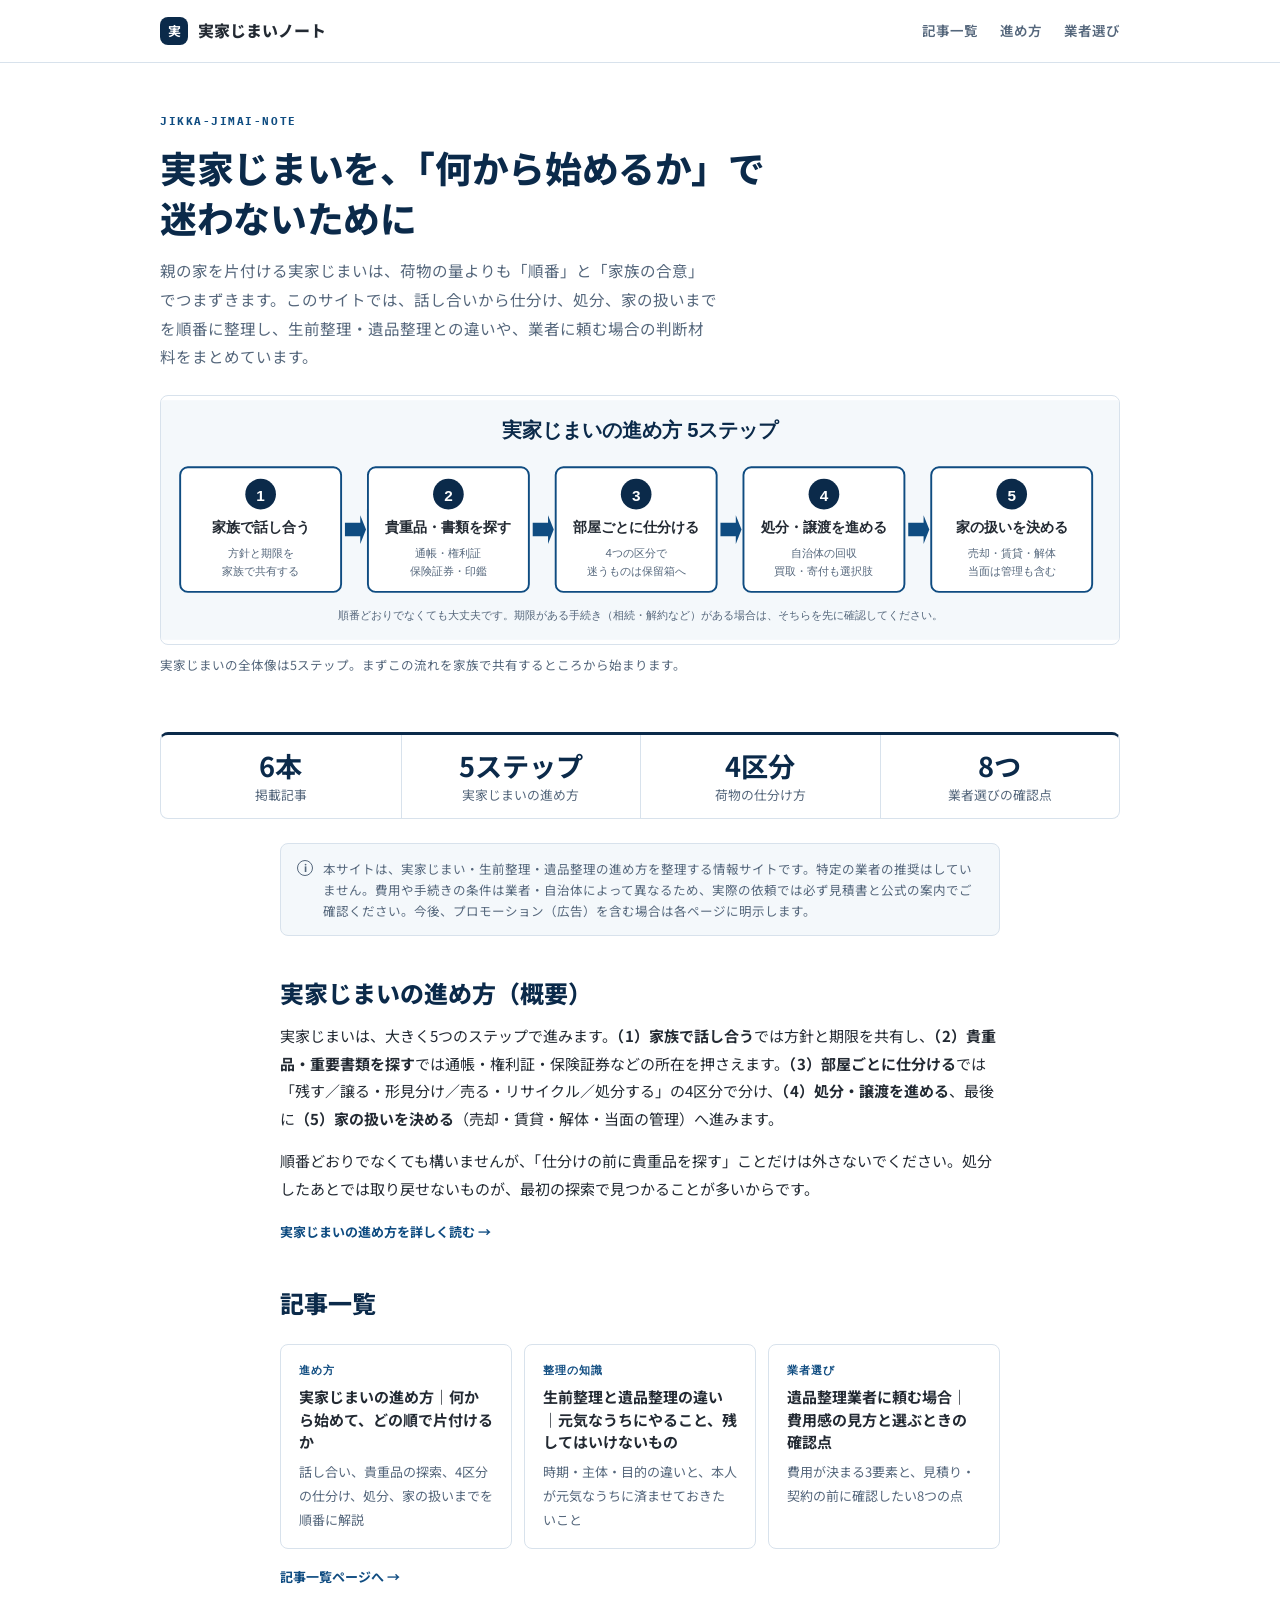
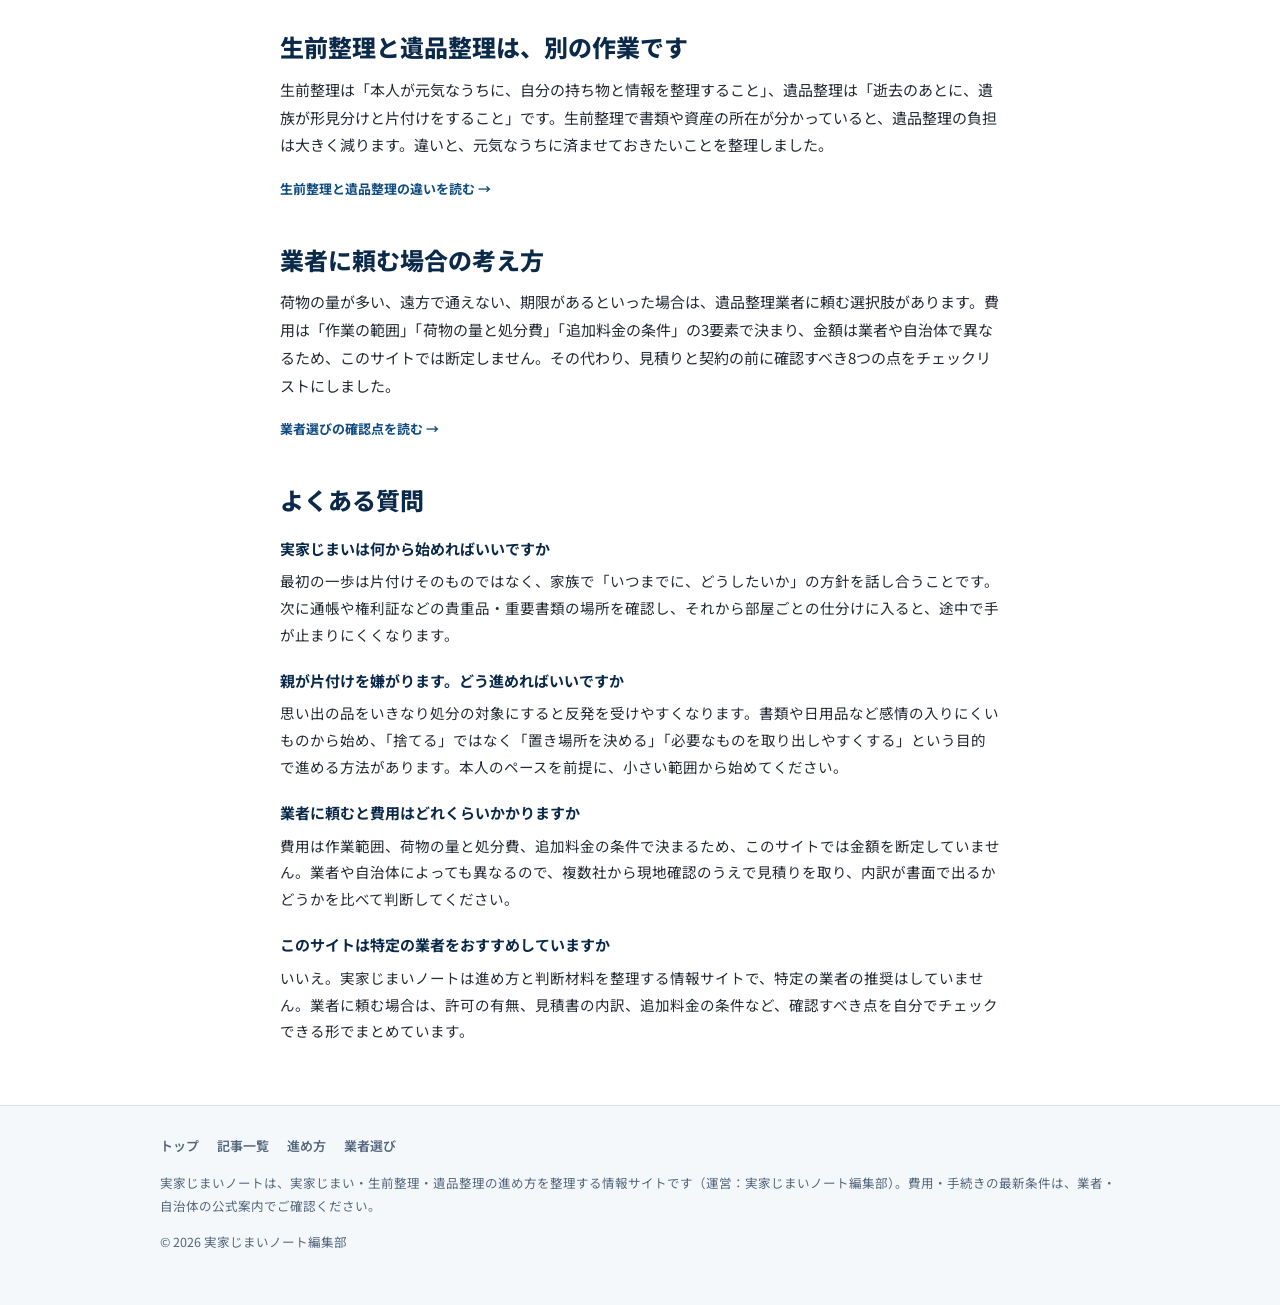
<file: index.html>
<!doctype html>
<html lang="ja">
<head>
<!-- Google tag (gtag.js) -->
<script async src="https://www.googletagmanager.com/gtag/js?id=G-S2497SSB1M"></script>
<script>
window.dataLayer = window.dataLayer || [];
function gtag(){dataLayer.push(arguments);}
gtag('js', new Date());
gtag('config', 'G-S2497SSB1M');
</script>
<meta charset="utf-8">
<meta name="viewport" content="width=device-width, initial-scale=1">
<script>document.documentElement.classList.add('js');</script>
<title>実家じまいノート | 実家じまい・生前整理・遺品整理の進め方と業者選び</title>
<meta name="description" content="親の家を片付ける「実家じまい」の進め方を、話し合いから仕分け、処分、家の扱いまで順番に整理。生前整理と遺品整理の違い、業者に頼む場合の費用感の見方と確認点もまとめています。">
<meta name="robots" content="index, follow">
<link rel="canonical" href="https://solederlego8-a11y.github.io/jikka-jimai-note/">
<meta property="og:title" content="実家じまいノート | 実家じまい・生前整理・遺品整理の進め方と業者選び">
<meta property="og:description" content="実家じまいの進め方を順番に整理。生前整理と遺品整理の違い、業者に頼む場合の確認点もまとめています。">
<meta property="og:type" content="website">
<meta property="og:url" content="https://solederlego8-a11y.github.io/jikka-jimai-note/">
<meta property="og:site_name" content="実家じまいノート">
<meta property="og:locale" content="ja_JP">
<meta name="twitter:card" content="summary">
<link rel="preconnect" href="https://fonts.googleapis.com">
<link rel="preconnect" href="https://fonts.gstatic.com" crossorigin>
<link rel="stylesheet" href="https://fonts.googleapis.com/css2?family=Noto+Sans+JP:wght@400;500;700;900&family=IBM+Plex+Mono:wght@400;500;600&display=swap">
<link rel="stylesheet" href="assets/style.css">
<script type="application/ld+json">
{
  "@context": "https://schema.org",
  "@type": "WebSite",
  "name": "実家じまいノート",
  "url": "https://solederlego8-a11y.github.io/jikka-jimai-note/",
  "description": "実家じまい・生前整理・遺品整理の進め方と業者選びを整理する情報サイト。",
  "inLanguage": "ja",
  "publisher": {
    "@type": "Organization",
    "name": "実家じまいノート編集部",
    "url": "https://solederlego8-a11y.github.io/jikka-jimai-note/"
  }
}
</script>
<script type="application/ld+json">
{"@context": "https://schema.org", "@type": "FAQPage", "mainEntity": [{"@type": "Question", "name": "実家じまいは何から始めればいいですか", "acceptedAnswer": {"@type": "Answer", "text": "最初の一歩は片付けそのものではなく、家族で「いつまでに、どうしたいか」の方針を話し合うことです。次に通帳や権利証などの貴重品・重要書類の場所を確認し、それから部屋ごとの仕分けに入ると、途中で手が止まりにくくなります。詳しい順番は「実家じまいの進め方」の記事で整理しています。"}}, {"@type": "Question", "name": "親が片付けを嫌がります。どう進めればいいですか", "acceptedAnswer": {"@type": "Answer", "text": "思い出の品をいきなり処分の対象にすると反発を受けやすくなります。まずは書類や日用品など感情の入りにくいものから始め、「捨てる」ではなく「置き場所を決める」「必要なものを取り出しやすくする」という目的で声をかける方法があります。本人のペースを前提に、小さい範囲から始めてください。"}}, {"@type": "Question", "name": "業者に頼むと費用はどれくらいかかりますか", "acceptedAnswer": {"@type": "Answer", "text": "費用は作業範囲、荷物の量と処分費、追加料金の条件で決まるため、このサイトでは金額を断定していません。業者や自治体によっても異なるので、複数社から現地確認のうえで見積りを取り、内訳が書面で出るかどうかを比べて判断してください。見方は「遺品整理業者に頼む場合」の記事で整理しています。"}}, {"@type": "Question", "name": "このサイトは特定の業者をおすすめしていますか", "acceptedAnswer": {"@type": "Answer", "text": "いいえ。実家じまいノートは進め方と判断材料を整理する情報サイトで、特定の業者の推奨はしていません。業者に頼む場合は、許可の有無、見積書の内訳、追加料金の条件など、確認すべき点を自分でチェックできる形でまとめています。"}}]}
</script>
</head>
<body>
<header class="site-header">
  <div class="bar">
    <a class="brand" href="index.html"><span class="mark">実</span>実家じまいノート</a>
    <nav class="mainnav">
      <a href="blog.html">記事一覧</a>
      <a href="articles/jikka-jimai-susumekata.html">進め方</a>
      <a href="articles/ihin-seiri-gyosha-erabikata.html">業者選び</a>
    </nav>
  </div>
</header>

<main>
  <div class="wrap-wide">
    <div class="hero fade">
      <p class="eyebrow">jikka-jimai-note</p>
      <h1>実家じまいを、「何から始めるか」で<br>迷わないために</h1>
      <p class="lede">親の家を片付ける実家じまいは、荷物の量よりも「順番」と「家族の合意」でつまずきます。このサイトでは、話し合いから仕分け、処分、家の扱いまでを順番に整理し、生前整理・遺品整理との違いや、業者に頼む場合の判断材料をまとめています。</p>
      <figure class="fig">
        <img src="assets/steps.svg" alt="実家じまいの進め方5ステップの図解" width="1000" height="250">
        <figcaption>実家じまいの全体像は5ステップ。まずこの流れを家族で共有するところから始まります。</figcaption>
      </figure>
    </div>
  </div>

  <div class="band fade">
    <div class="band-in">
      <div class="band-item"><b>6本</b><span>掲載記事</span></div>
      <div class="band-item"><b>5ステップ</b><span>実家じまいの進め方</span></div>
      <div class="band-item"><b>4区分</b><span>荷物の仕分け方</span></div>
      <div class="band-item"><b>8つ</b><span>業者選びの確認点</span></div>
    </div>
  </div>

  <div class="wrap">
    <div class="disclosure fade">
      <span class="dot">i</span>
      <span>本サイトは、実家じまい・生前整理・遺品整理の進め方を整理する情報サイトです。特定の業者の推奨はしていません。費用や手続きの条件は業者・自治体によって異なるため、実際の依頼では必ず見積書と公式の案内でご確認ください。今後、プロモーション（広告）を含む場合は各ページに明示します。</span>
    </div>

    <section class="blk fade">
      <h2>実家じまいの進め方（概要）</h2>
      <p>実家じまいは、大きく5つのステップで進みます。<strong>（1）家族で話し合う</strong>では方針と期限を共有し、<strong>（2）貴重品・重要書類を探す</strong>では通帳・権利証・保険証券などの所在を押さえます。<strong>（3）部屋ごとに仕分ける</strong>では「残す／譲る・形見分け／売る・リサイクル／処分する」の4区分で分け、<strong>（4）処分・譲渡を進める</strong>、最後に<strong>（5）家の扱いを決める</strong>（売却・賃貸・解体・当面の管理）へ進みます。</p>
      <p>順番どおりでなくても構いませんが、「仕分けの前に貴重品を探す」ことだけは外さないでください。処分したあとでは取り戻せないものが、最初の探索で見つかることが多いからです。</p>
      <a class="readmore" href="articles/jikka-jimai-susumekata.html">実家じまいの進め方を詳しく読む →</a>
    </section>

    <section class="blk fade">
      <h2>記事一覧</h2>
      <div class="catgrid">
        <a class="card" href="articles/jikka-jimai-susumekata.html">
          <span class="cat">進め方</span>
          <span class="t">実家じまいの進め方｜何から始めて、どの順で片付けるか</span>
          <span class="d">話し合い、貴重品の探索、4区分の仕分け、処分、家の扱いまでを順番に解説</span>
        </a>
        <a class="card" href="articles/seizen-seiri-to-ihin-seiri.html">
          <span class="cat">整理の知識</span>
          <span class="t">生前整理と遺品整理の違い｜元気なうちにやること、残してはいけないもの</span>
          <span class="d">時期・主体・目的の違いと、本人が元気なうちに済ませておきたいこと</span>
        </a>
        <a class="card" href="articles/ihin-seiri-gyosha-erabikata.html">
          <span class="cat">業者選び</span>
          <span class="t">遺品整理業者に頼む場合｜費用感の見方と選ぶときの確認点</span>
          <span class="d">費用が決まる3要素と、見積り・契約の前に確認したい8つの点</span>
        </a>
      </div>
      <a class="readmore" href="blog.html">記事一覧ページへ →</a>
    </section>

    <section class="blk fade">
      <h2>生前整理と遺品整理は、別の作業です</h2>
      <p>生前整理は「本人が元気なうちに、自分の持ち物と情報を整理すること」、遺品整理は「逝去のあとに、遺族が形見分けと片付けをすること」です。生前整理で書類や資産の所在が分かっていると、遺品整理の負担は大きく減ります。違いと、元気なうちに済ませておきたいことを整理しました。</p>
      <a class="readmore" href="articles/seizen-seiri-to-ihin-seiri.html">生前整理と遺品整理の違いを読む →</a>
    </section>

    <section class="blk fade">
      <h2>業者に頼む場合の考え方</h2>
      <p>荷物の量が多い、遠方で通えない、期限があるといった場合は、遺品整理業者に頼む選択肢があります。費用は「作業の範囲」「荷物の量と処分費」「追加料金の条件」の3要素で決まり、金額は業者や自治体で異なるため、このサイトでは断定しません。その代わり、見積りと契約の前に確認すべき8つの点をチェックリストにしました。</p>
      <a class="readmore" href="articles/ihin-seiri-gyosha-erabikata.html">業者選びの確認点を読む →</a>
    </section>

    <section class="blk fade">
      <h2>よくある質問</h2>
      <dl class="faq">
        <dt>実家じまいは何から始めればいいですか</dt>
        <dd>最初の一歩は片付けそのものではなく、家族で「いつまでに、どうしたいか」の方針を話し合うことです。次に通帳や権利証などの貴重品・重要書類の場所を確認し、それから部屋ごとの仕分けに入ると、途中で手が止まりにくくなります。</dd>
        <dt>親が片付けを嫌がります。どう進めればいいですか</dt>
        <dd>思い出の品をいきなり処分の対象にすると反発を受けやすくなります。書類や日用品など感情の入りにくいものから始め、「捨てる」ではなく「置き場所を決める」「必要なものを取り出しやすくする」という目的で進める方法があります。本人のペースを前提に、小さい範囲から始めてください。</dd>
        <dt>業者に頼むと費用はどれくらいかかりますか</dt>
        <dd>費用は作業範囲、荷物の量と処分費、追加料金の条件で決まるため、このサイトでは金額を断定していません。業者や自治体によっても異なるので、複数社から現地確認のうえで見積りを取り、内訳が書面で出るかどうかを比べて判断してください。</dd>
        <dt>このサイトは特定の業者をおすすめしていますか</dt>
        <dd>いいえ。実家じまいノートは進め方と判断材料を整理する情報サイトで、特定の業者の推奨はしていません。業者に頼む場合は、許可の有無、見積書の内訳、追加料金の条件など、確認すべき点を自分でチェックできる形でまとめています。</dd>
      </dl>
    </section>
  </div>
</main>

<footer class="site-footer">
  <div class="fin">
    <nav>
      <a href="index.html">トップ</a>
      <a href="blog.html">記事一覧</a>
      <a href="articles/jikka-jimai-susumekata.html">進め方</a>
      <a href="articles/ihin-seiri-gyosha-erabikata.html">業者選び</a>
    </nav>
    <p>実家じまいノートは、実家じまい・生前整理・遺品整理の進め方を整理する情報サイトです（運営：実家じまいノート編集部）。費用・手続きの最新条件は、業者・自治体の公式案内でご確認ください。</p>
    <p>© 2026 実家じまいノート編集部</p>
  </div>
</footer>

<script>
(function(){
  var els=document.querySelectorAll('.fade');
  if(!('IntersectionObserver' in window)){els.forEach(function(e){e.classList.add('in')});return;}
  var io=new IntersectionObserver(function(es){es.forEach(function(en){if(en.isIntersecting){en.target.classList.add('in');io.unobserve(en.target);}});},{threshold:0.08});
  els.forEach(function(e){io.observe(e);});
  setTimeout(function(){els.forEach(function(e){e.classList.add('in')});},2500);
})();
</script>
</body>
</html>
</file>
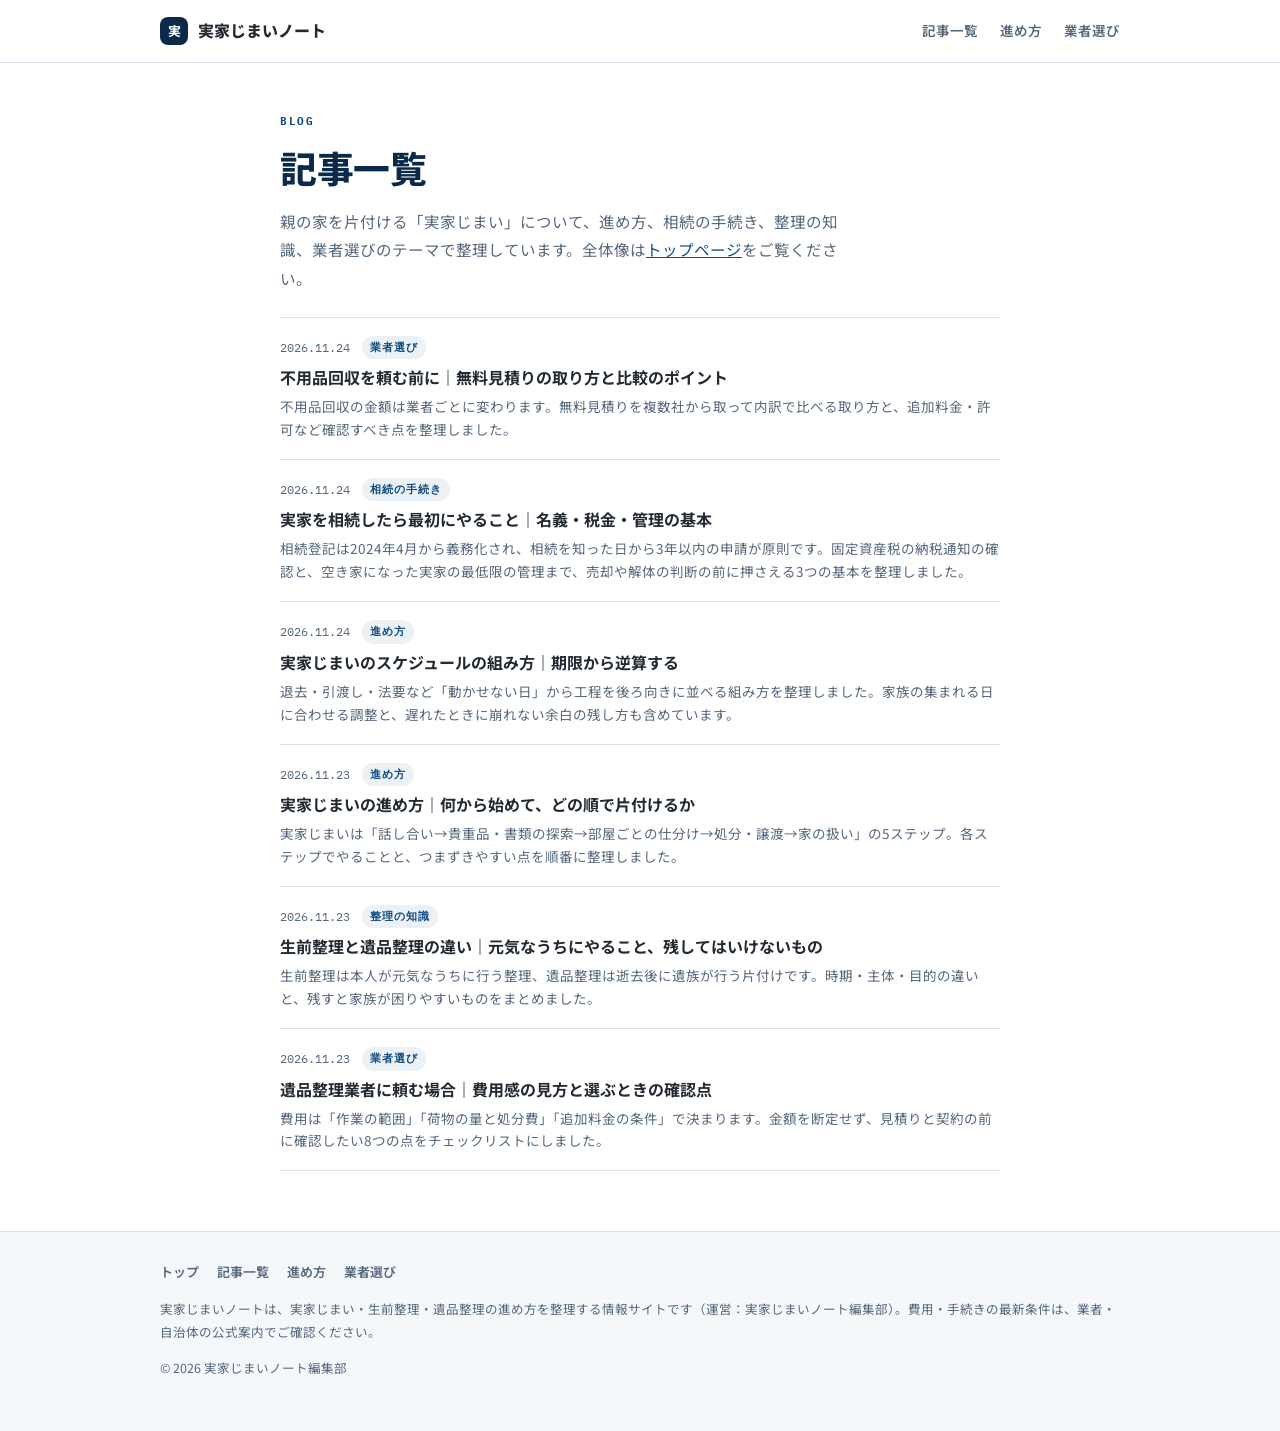
<file: blog.html>
<!doctype html>
<html lang="ja">
<head>
<!-- Google tag (gtag.js) -->
<script async src="https://www.googletagmanager.com/gtag/js?id=G-S2497SSB1M"></script>
<script>
window.dataLayer = window.dataLayer || [];
function gtag(){dataLayer.push(arguments);}
gtag('js', new Date());
gtag('config', 'G-S2497SSB1M');
</script>
<meta charset="utf-8">
<meta name="viewport" content="width=device-width, initial-scale=1">
<script>document.documentElement.classList.add('js');</script>
<title>記事一覧｜実家じまいノート（全6本）</title>
<meta name="description" content="実家じまいノートの記事を新着順に一覧で掲載。実家じまいの進め方、相続したら最初にやること、スケジュールの組み方、生前整理と遺品整理の違い、遺品整理業者に頼む場合の確認点など、親の家を片付けるための記事5本をまとめています。">
<meta name="robots" content="index, follow">
<link rel="canonical" href="https://solederlego8-a11y.github.io/jikka-jimai-note/blog.html">
<meta property="og:title" content="記事一覧｜実家じまいノート">
<meta property="og:description" content="実家じまい・生前整理・遺品整理の記事を新着順に掲載しています。">
<meta property="og:type" content="website">
<meta property="og:url" content="https://solederlego8-a11y.github.io/jikka-jimai-note/blog.html">
<meta property="og:site_name" content="実家じまいノート">
<meta property="og:locale" content="ja_JP">
<meta name="twitter:card" content="summary">
<link rel="preconnect" href="https://fonts.googleapis.com">
<link rel="preconnect" href="https://fonts.gstatic.com" crossorigin>
<link rel="stylesheet" href="https://fonts.googleapis.com/css2?family=Noto+Sans+JP:wght@400;500;700;900&family=IBM+Plex+Mono:wght@400;500;600&display=swap">
<link rel="stylesheet" href="assets/style.css">
<script type="application/ld+json">
{
  "@context": "https://schema.org",
  "@type": "CollectionPage",
  "name": "記事一覧｜実家じまいノート",
  "url": "https://solederlego8-a11y.github.io/jikka-jimai-note/blog.html",
  "dateModified": "2026-11-24",
  "isPartOf": {"@type": "WebSite", "name": "実家じまいノート", "url": "https://solederlego8-a11y.github.io/jikka-jimai-note/"},
  "mainEntity": {
    "@type": "ItemList",
    "itemListOrder": "https://schema.org/ItemListOrderDescending",
    "numberOfItems": 6,
    "itemListElement": [
    {"@type":"ListItem","position":1,"url":"https://solederlego8-a11y.github.io/jikka-jimai-note/articles/fuyohin-kaishu-mitsumori.html","name":"不用品回収を頼む前に｜無料見積りの取り方と比較のポイント"},
    {"@type":"ListItem","position":2,"url":"https://solederlego8-a11y.github.io/jikka-jimai-note/articles/sozoku-jikka-saisho.html","name":"実家を相続したら最初にやること｜名義・税金・管理の基本"},
    {"@type":"ListItem","position":3,"url":"https://solederlego8-a11y.github.io/jikka-jimai-note/articles/jikka-jimai-schedule.html","name":"実家じまいのスケジュールの組み方｜期限から逆算する"},
    {"@type":"ListItem","position":4,"url":"https://solederlego8-a11y.github.io/jikka-jimai-note/articles/jikka-jimai-susumekata.html","name":"実家じまいの進め方｜何から始めて、どの順で片付けるか"},
    {"@type":"ListItem","position":5,"url":"https://solederlego8-a11y.github.io/jikka-jimai-note/articles/seizen-seiri-to-ihin-seiri.html","name":"生前整理と遺品整理の違い｜元気なうちにやること、残してはいけないもの"},
    {"@type":"ListItem","position":6,"url":"https://solederlego8-a11y.github.io/jikka-jimai-note/articles/ihin-seiri-gyosha-erabikata.html","name":"遺品整理業者に頼む場合｜費用感の見方と選ぶときの確認点"}
    ]
  }
}
</script>
</head>
<body>
<header class="site-header">
  <div class="bar">
    <a class="brand" href="index.html"><span class="mark">実</span>実家じまいノート</a>
    <nav class="mainnav">
      <a href="blog.html">記事一覧</a>
      <a href="articles/jikka-jimai-susumekata.html">進め方</a>
      <a href="articles/ihin-seiri-gyosha-erabikata.html">業者選び</a>
    </nav>
  </div>
</header>

<main>
  <div class="wrap">
    <div class="hero">
      <p class="eyebrow">blog</p>
      <h1>記事一覧</h1>
      <p class="lede">親の家を片付ける「実家じまい」について、進め方、相続の手続き、整理の知識、業者選びのテーマで整理しています。全体像は<a href="index.html">トップページ</a>をご覧ください。</p>
    </div>

    <ol class="postlist" reversed>
      <li class="post">
        <div class="post-meta"><time datetime="2026-11-24">2026.11.24</time><span class="post-cat">業者選び</span></div>
        <a class="post-title" href="articles/fuyohin-kaishu-mitsumori.html">不用品回収を頼む前に｜無料見積りの取り方と比較のポイント</a>
        <p class="post-desc">不用品回収の金額は業者ごとに変わります。無料見積りを複数社から取って内訳で比べる取り方と、追加料金・許可など確認すべき点を整理しました。</p>
      </li>
      <li class="post">
        <div class="post-meta"><time datetime="2026-11-24">2026.11.24</time><span class="post-cat">相続の手続き</span></div>
        <a class="post-title" href="articles/sozoku-jikka-saisho.html">実家を相続したら最初にやること｜名義・税金・管理の基本</a>
        <p class="post-desc">相続登記は2024年4月から義務化され、相続を知った日から3年以内の申請が原則です。固定資産税の納税通知の確認と、空き家になった実家の最低限の管理まで、売却や解体の判断の前に押さえる3つの基本を整理しました。</p>
      </li>
      <li class="post">
        <div class="post-meta"><time datetime="2026-11-24">2026.11.24</time><span class="post-cat">進め方</span></div>
        <a class="post-title" href="articles/jikka-jimai-schedule.html">実家じまいのスケジュールの組み方｜期限から逆算する</a>
        <p class="post-desc">退去・引渡し・法要など「動かせない日」から工程を後ろ向きに並べる組み方を整理しました。家族の集まれる日に合わせる調整と、遅れたときに崩れない余白の残し方も含めています。</p>
      </li>
      <li class="post">
        <div class="post-meta"><time datetime="2026-11-23">2026.11.23</time><span class="post-cat">進め方</span></div>
        <a class="post-title" href="articles/jikka-jimai-susumekata.html">実家じまいの進め方｜何から始めて、どの順で片付けるか</a>
        <p class="post-desc">実家じまいは「話し合い→貴重品・書類の探索→部屋ごとの仕分け→処分・譲渡→家の扱い」の5ステップ。各ステップでやることと、つまずきやすい点を順番に整理しました。</p>
      </li>
      <li class="post">
        <div class="post-meta"><time datetime="2026-11-23">2026.11.23</time><span class="post-cat">整理の知識</span></div>
        <a class="post-title" href="articles/seizen-seiri-to-ihin-seiri.html">生前整理と遺品整理の違い｜元気なうちにやること、残してはいけないもの</a>
        <p class="post-desc">生前整理は本人が元気なうちに行う整理、遺品整理は逝去後に遺族が行う片付けです。時期・主体・目的の違いと、残すと家族が困りやすいものをまとめました。</p>
      </li>
      <li class="post">
        <div class="post-meta"><time datetime="2026-11-23">2026.11.23</time><span class="post-cat">業者選び</span></div>
        <a class="post-title" href="articles/ihin-seiri-gyosha-erabikata.html">遺品整理業者に頼む場合｜費用感の見方と選ぶときの確認点</a>
        <p class="post-desc">費用は「作業の範囲」「荷物の量と処分費」「追加料金の条件」で決まります。金額を断定せず、見積りと契約の前に確認したい8つの点をチェックリストにしました。</p>
      </li>
    </ol>
  </div>
</main>

<footer class="site-footer">
  <div class="fin">
    <nav>
      <a href="index.html">トップ</a>
      <a href="blog.html">記事一覧</a>
      <a href="articles/jikka-jimai-susumekata.html">進め方</a>
      <a href="articles/ihin-seiri-gyosha-erabikata.html">業者選び</a>
    </nav>
    <p>実家じまいノートは、実家じまい・生前整理・遺品整理の進め方を整理する情報サイトです（運営：実家じまいノート編集部）。費用・手続きの最新条件は、業者・自治体の公式案内でご確認ください。</p>
    <p>© 2026 実家じまいノート編集部</p>
  </div>
</footer>

<script>
(function(){
  var els=document.querySelectorAll('.fade');
  if(!('IntersectionObserver' in window)){els.forEach(function(e){e.classList.add('in')});return;}
  var io=new IntersectionObserver(function(es){es.forEach(function(en){if(en.isIntersecting){en.target.classList.add('in');io.unobserve(en.target);}});},{threshold:0.08});
  els.forEach(function(e){io.observe(e);});
  setTimeout(function(){els.forEach(function(e){e.classList.add('in')});},2500);
})();
</script>
</body>
</html>
</file>
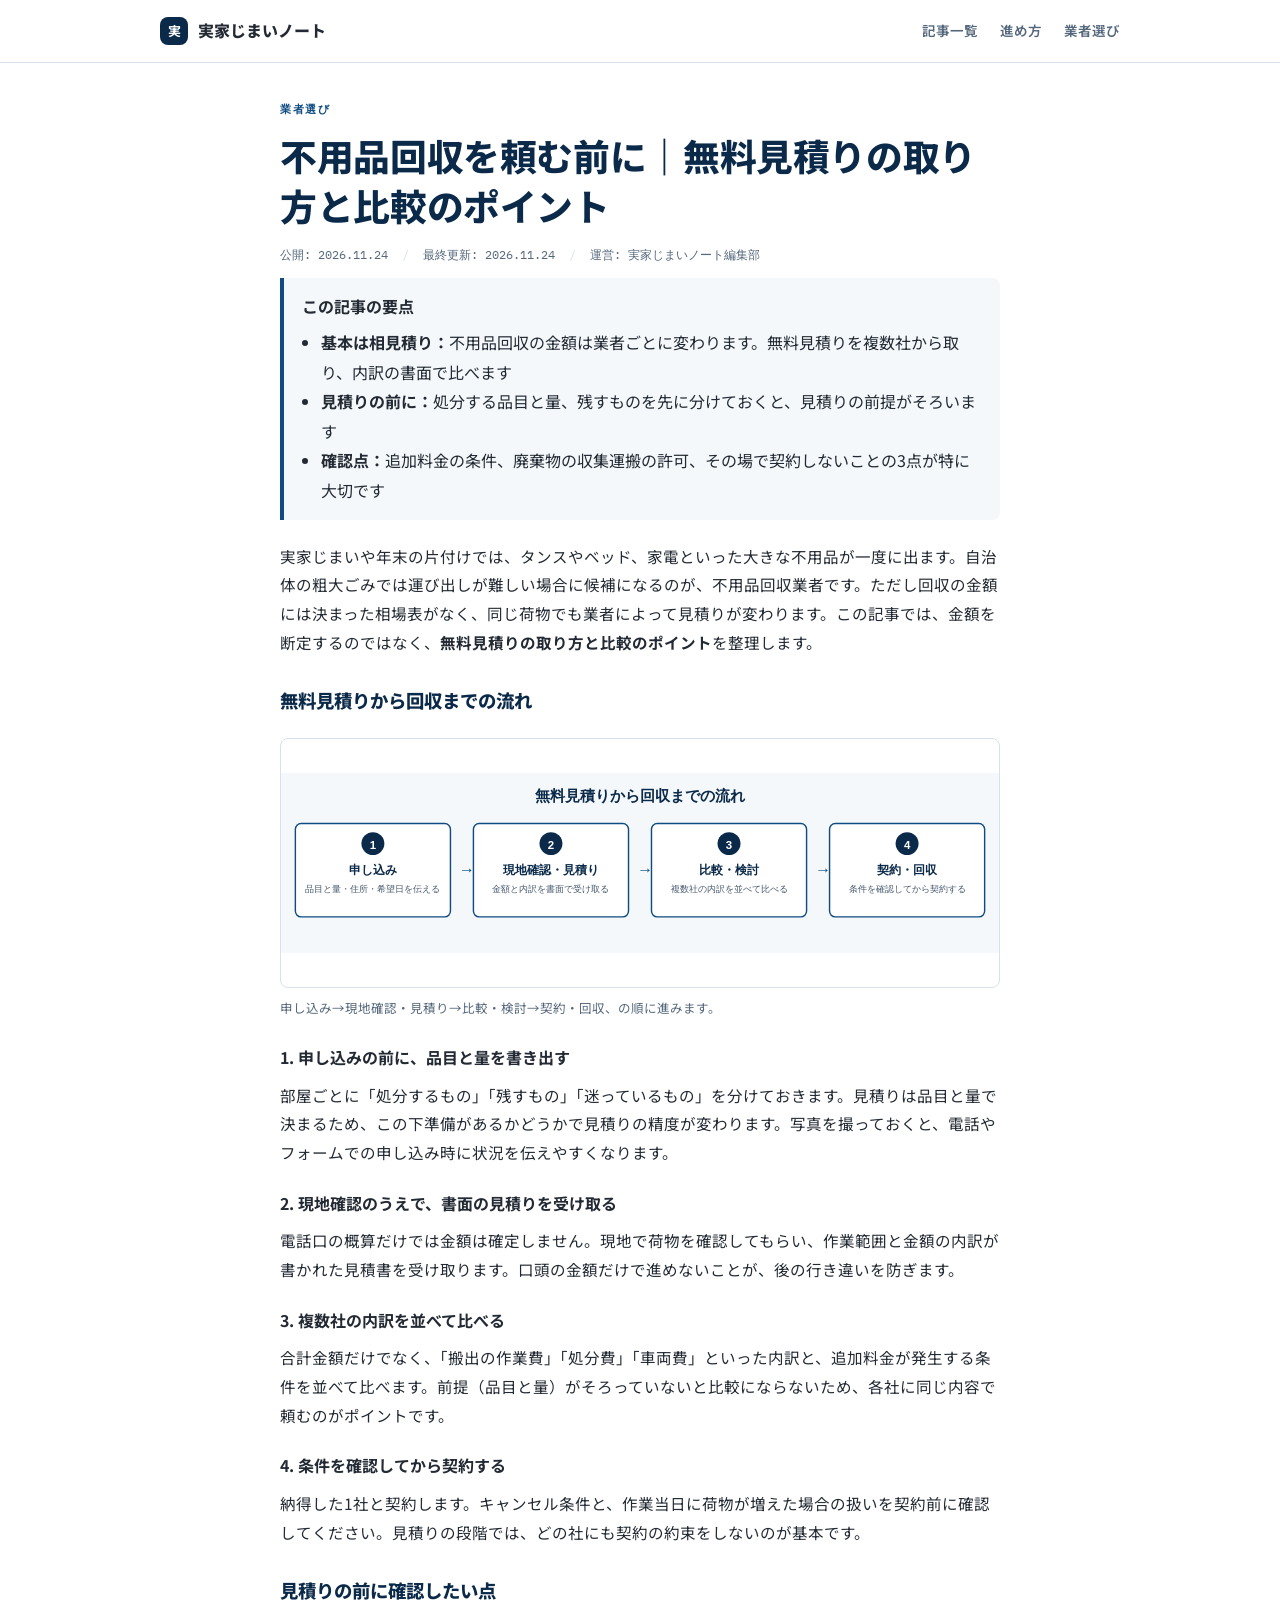
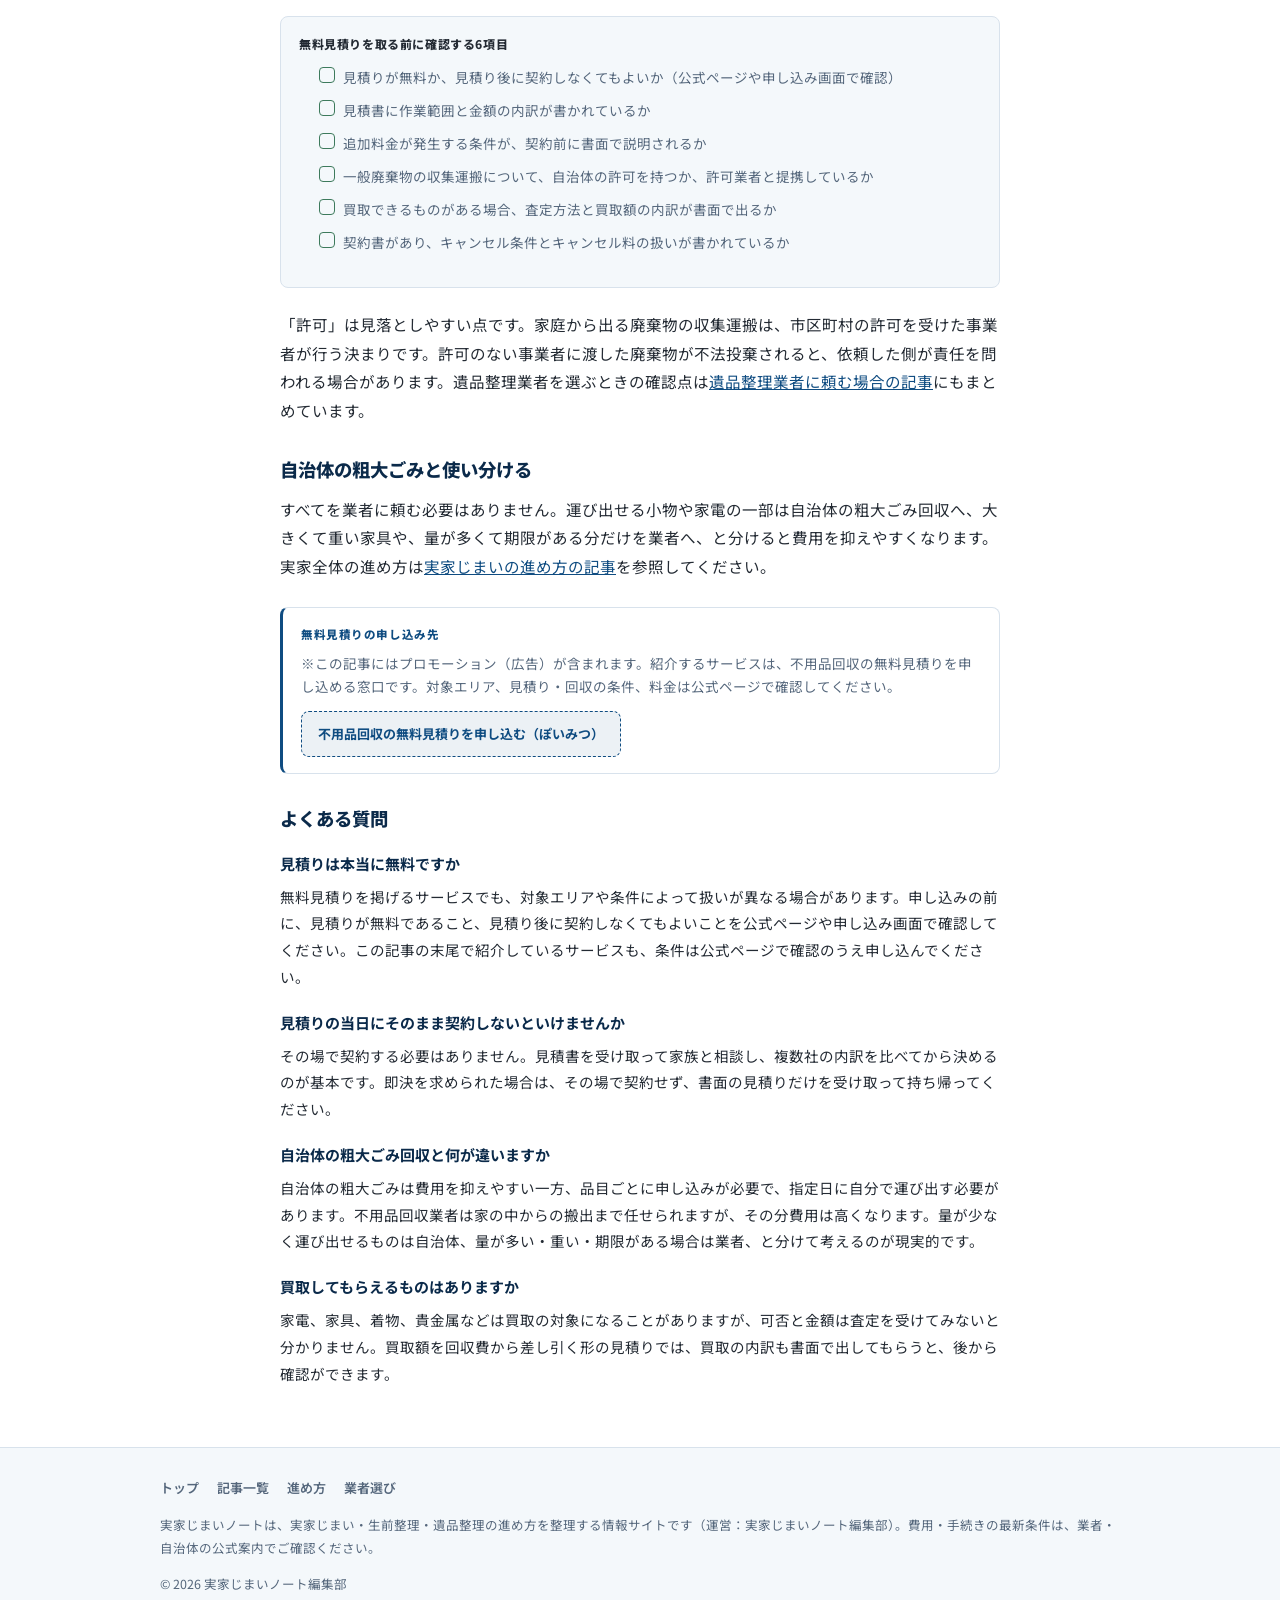
<file: articles/fuyohin-kaishu-mitsumori.html>
<!doctype html>
<html lang="ja">
<head>
<!-- Google tag (gtag.js) -->
<script async src="https://www.googletagmanager.com/gtag/js?id=G-S2497SSB1M"></script>
<script>
window.dataLayer = window.dataLayer || [];
function gtag(){dataLayer.push(arguments);}
gtag('js', new Date());
gtag('config', 'G-S2497SSB1M');
</script>
<meta charset="utf-8">
<meta name="viewport" content="width=device-width, initial-scale=1">
<script>document.documentElement.classList.add('js');</script>
<title>不用品回収を頼む前に｜無料見積りの取り方と比較のポイント</title>
<meta name="description" content="実家じまいや年末の片付けで出る不用品回収は、無料見積りを複数社から取って内訳で比べるのが基本です。見積りの取り方、追加料金・許可など確認すべき点、断り方までを整理しました。">
<link rel="canonical" href="https://solederlego8-a11y.github.io/jikka-jimai-note/articles/fuyohin-kaishu-mitsumori.html">
<meta property="og:title" content="不用品回収を頼む前に｜無料見積りの取り方と比較のポイント">
<meta property="og:description" content="無料見積りの取り方と比較のポイント、見積り前に確認すべき点を整理しました。">
<meta property="og:type" content="article">
<meta property="og:url" content="https://solederlego8-a11y.github.io/jikka-jimai-note/articles/fuyohin-kaishu-mitsumori.html">
<meta property="og:site_name" content="実家じまいノート">
<meta property="og:locale" content="ja_JP">
<meta name="twitter:card" content="summary">
<link rel="preconnect" href="https://fonts.googleapis.com">
<link rel="preconnect" href="https://fonts.gstatic.com" crossorigin>
<link rel="stylesheet" href="https://fonts.googleapis.com/css2?family=Noto+Sans+JP:wght@400;500;700;900&family=IBM+Plex+Mono:wght@400;500;600&display=swap">
<link rel="stylesheet" href="../assets/style.css">
<script type="application/ld+json">
{
"@context": "https://schema.org",
"@type": "Article",
"author": {"@type": "Organization", "name": "実家じまいノート編集部", "url": "https://solederlego8-a11y.github.io/jikka-jimai-note/"},
"headline": "不用品回収を頼む前に｜無料見積りの取り方と比較のポイント",
"description": "実家じまいや年末の片付けで出る不用品回収は、無料見積りを複数社から取って内訳で比べるのが基本です。見積りの取り方、追加料金・許可など確認すべき点、断り方までを整理しました。",
"datePublished": "2026-11-24",
"dateModified": "2026-11-24",
"articleSection": "業者選び",
"inLanguage": "ja",
"mainEntityOfPage": {"@type": "WebPage", "@id": "https://solederlego8-a11y.github.io/jikka-jimai-note/articles/fuyohin-kaishu-mitsumori.html"},
"publisher": {"@type": "Organization", "name": "実家じまいノート編集部", "url": "https://solederlego8-a11y.github.io/jikka-jimai-note/"}
}
</script>
<script type="application/ld+json">
{
"@context": "https://schema.org",
"@type": "BreadcrumbList",
"itemListElement": [
{"@type": "ListItem", "position": 1, "name": "実家じまいノート", "item": "https://solederlego8-a11y.github.io/jikka-jimai-note/"},
{"@type": "ListItem", "position": 2, "name": "記事一覧", "item": "https://solederlego8-a11y.github.io/jikka-jimai-note/blog.html"},
{"@type": "ListItem", "position": 3, "name": "不用品回収を頼む前に"}
]
}
</script>
<script type="application/ld+json">
{"@context": "https://schema.org", "@type": "FAQPage", "mainEntity": [{"@type": "Question", "name": "見積りは本当に無料ですか", "acceptedAnswer": {"@type": "Answer", "text": "無料見積りを掲げるサービスでも、対象エリアや条件によって扱いが異なる場合があります。申し込みの前に、見積りが無料であること、見積り後に契約しなくてもよいことを公式ページや申し込み画面で確認してください。この記事の末尾で紹介しているサービスも、条件は公式ページで確認のうえ申し込んでください。"}}, {"@type": "Question", "name": "見積りの当日にそのまま契約しないといけませんか", "acceptedAnswer": {"@type": "Answer", "text": "その場で契約する必要はありません。見積書を受け取って家族と相談し、複数社の内訳を比べてから決めるのが基本です。即決を求められた場合は、その場で契約せず、書面の見積りだけを受け取って持ち帰ってください。"}}, {"@type": "Question", "name": "自治体の粗大ごみ回収と何が違いますか", "acceptedAnswer": {"@type": "Answer", "text": "自治体の粗大ごみは費用を抑えやすい一方、品目ごとに申し込みが必要で、指定日に自分で運び出す必要があります。不用品回収業者は家の中からの搬出まで任せられますが、その分費用は高くなります。量が少なく運び出せるものは自治体、量が多い・重い・期限がある場合は業者、と分けて考えるのが現実的です。"}}, {"@type": "Question", "name": "買取してもらえるものはありますか", "acceptedAnswer": {"@type": "Answer", "text": "家電、家具、着物、貴金属などは買取の対象になることがありますが、可否と金額は査定を受けてみないと分かりません。買取額を回収費から差し引く形の見積りでは、買取の内訳も書面で出してもらうと、後から確認ができます。"}}]}
</script>
</head>
<body>
<header class="site-header">
<div class="bar">
<a class="brand" href="../index.html"><span class="mark">実</span>実家じまいノート</a>
<nav class="mainnav">
<a href="../blog.html">記事一覧</a>
<a href="jikka-jimai-susumekata.html">進め方</a>
<a href="ihin-seiri-gyosha-erabikata.html">業者選び</a>
</nav>
</div>
</header>

<main>
<div class="wrap">
<div class="hero" style="padding-top:36px;">
<p class="eyebrow">業者選び</p>
<h1>不用品回収を頼む前に｜無料見積りの取り方と比較のポイント</h1>
<p class="artmeta"><time datetime="2026-11-24">公開: 2026.11.24</time><span class="sep">/</span><time datetime="2026-11-24">最終更新: 2026.11.24</time><span class="sep">/</span>運営: 実家じまいノート編集部</p>
</div>

<div class="tldr">
<p><strong>この記事の要点</strong></p>
<ul>
<li><strong>基本は相見積り：</strong>不用品回収の金額は業者ごとに変わります。無料見積りを複数社から取り、内訳の書面で比べます</li>
<li><strong>見積りの前に：</strong>処分する品目と量、残すものを先に分けておくと、見積りの前提がそろいます</li>
<li><strong>確認点：</strong>追加料金の条件、廃棄物の収集運搬の許可、その場で契約しないことの3点が特に大切です</li>
</ul>
</div>

<article class="prose">

<p>実家じまいや年末の片付けでは、タンスやベッド、家電といった大きな不用品が一度に出ます。自治体の粗大ごみでは運び出しが難しい場合に候補になるのが、不用品回収業者です。ただし回収の金額には決まった相場表がなく、同じ荷物でも業者によって見積りが変わります。この記事では、金額を断定するのではなく、<strong>無料見積りの取り方と比較のポイント</strong>を整理します。</p>

<h2>無料見積りから回収までの流れ</h2>

<figure class="fig">
<img src="../assets/fuyohin-flow.svg" alt="不用品回収の無料見積りから回収までの4ステップの図解" width="1000" height="250">
<figcaption>申し込み→現地確認・見積り→比較・検討→契約・回収、の順に進みます。</figcaption>
</figure>

<h3>1. 申し込みの前に、品目と量を書き出す</h3>
<p>部屋ごとに「処分するもの」「残すもの」「迷っているもの」を分けておきます。見積りは品目と量で決まるため、この下準備があるかどうかで見積りの精度が変わります。写真を撮っておくと、電話やフォームでの申し込み時に状況を伝えやすくなります。</p>
<h3>2. 現地確認のうえで、書面の見積りを受け取る</h3>
<p>電話口の概算だけでは金額は確定しません。現地で荷物を確認してもらい、作業範囲と金額の内訳が書かれた見積書を受け取ります。口頭の金額だけで進めないことが、後の行き違いを防ぎます。</p>
<h3>3. 複数社の内訳を並べて比べる</h3>
<p>合計金額だけでなく、「搬出の作業費」「処分費」「車両費」といった内訳と、追加料金が発生する条件を並べて比べます。前提（品目と量）がそろっていないと比較にならないため、各社に同じ内容で頼むのがポイントです。</p>
<h3>4. 条件を確認してから契約する</h3>
<p>納得した1社と契約します。キャンセル条件と、作業当日に荷物が増えた場合の扱いを契約前に確認してください。見積りの段階では、どの社にも契約の約束をしないのが基本です。</p>

<h2>見積りの前に確認したい点</h2>
<div class="checklist">
<p class="ct">無料見積りを取る前に確認する6項目</p>
<ul>
<li>見積りが無料か、見積り後に契約しなくてもよいか（公式ページや申し込み画面で確認）</li>
<li>見積書に作業範囲と金額の内訳が書かれているか</li>
<li>追加料金が発生する条件が、契約前に書面で説明されるか</li>
<li>一般廃棄物の収集運搬について、自治体の許可を持つか、許可業者と提携しているか</li>
<li>買取できるものがある場合、査定方法と買取額の内訳が書面で出るか</li>
<li>契約書があり、キャンセル条件とキャンセル料の扱いが書かれているか</li>
</ul>
</div>
<p>「許可」は見落としやすい点です。家庭から出る廃棄物の収集運搬は、市区町村の許可を受けた事業者が行う決まりです。許可のない事業者に渡した廃棄物が不法投棄されると、依頼した側が責任を問われる場合があります。遺品整理業者を選ぶときの確認点は<a href="ihin-seiri-gyosha-erabikata.html">遺品整理業者に頼む場合の記事</a>にもまとめています。</p>

<h2>自治体の粗大ごみと使い分ける</h2>
<p>すべてを業者に頼む必要はありません。運び出せる小物や家電の一部は自治体の粗大ごみ回収へ、大きくて重い家具や、量が多くて期限がある分だけを業者へ、と分けると費用を抑えやすくなります。実家全体の進め方は<a href="jikka-jimai-susumekata.html">実家じまいの進め方の記事</a>を参照してください。</p>

<div class="midcta">
<p class="mt">無料見積りの申し込み先</p>
<p class="md">※この記事にはプロモーション（広告）が含まれます。紹介するサービスは、不用品回収の無料見積りを申し込める窓口です。対象エリア、見積り・回収の条件、料金は公式ページで確認してください。</p>
<a class="cta" href="https://px.a8.net/svt/ejp?a8mat=4BGSTN+201LLU+5Y1K+5YJRM" rel="nofollow sponsored noopener" target="_blank">不用品回収の無料見積りを申し込む（ぽいみつ）</a>
</div>

<h2>よくある質問</h2>
<dl class="faq">
<dt>見積りは本当に無料ですか</dt>
<dd>無料見積りを掲げるサービスでも、対象エリアや条件によって扱いが異なる場合があります。申し込みの前に、見積りが無料であること、見積り後に契約しなくてもよいことを公式ページや申し込み画面で確認してください。この記事の末尾で紹介しているサービスも、条件は公式ページで確認のうえ申し込んでください。</dd>
<dt>見積りの当日にそのまま契約しないといけませんか</dt>
<dd>その場で契約する必要はありません。見積書を受け取って家族と相談し、複数社の内訳を比べてから決めるのが基本です。即決を求められた場合は、その場で契約せず、書面の見積りだけを受け取って持ち帰ってください。</dd>
<dt>自治体の粗大ごみ回収と何が違いますか</dt>
<dd>自治体の粗大ごみは費用を抑えやすい一方、品目ごとに申し込みが必要で、指定日に自分で運び出す必要があります。不用品回収業者は家の中からの搬出まで任せられますが、その分費用は高くなります。量が少なく運び出せるものは自治体、量が多い・重い・期限がある場合は業者、と分けて考えるのが現実的です。</dd>
<dt>買取してもらえるものはありますか</dt>
<dd>家電、家具、着物、貴金属などは買取の対象になることがありますが、可否と金額は査定を受けてみないと分かりません。買取額を回収費から差し引く形の見積りでは、買取の内訳も書面で出してもらうと、後から確認ができます。</dd>
</dl>

</article>
</div>
</main>

<footer class="site-footer">
  <div class="fin">
    <nav>
      <a href="../index.html">トップ</a>
      <a href="../blog.html">記事一覧</a>
      <a href="jikka-jimai-susumekata.html">進め方</a>
      <a href="ihin-seiri-gyosha-erabikata.html">業者選び</a>
    </nav>
    <p>実家じまいノートは、実家じまい・生前整理・遺品整理の進め方を整理する情報サイトです（運営：実家じまいノート編集部）。費用・手続きの最新条件は、業者・自治体の公式案内でご確認ください。</p>
    <p>© 2026 実家じまいノート編集部</p>
  </div>
</footer>

<script>
(function(){
  var els=document.querySelectorAll('.fade');
  if(!('IntersectionObserver' in window)){els.forEach(function(e){e.classList.add('in')});return;}
  var io=new IntersectionObserver(function(es){es.forEach(function(en){if(en.isIntersecting){en.target.classList.add('in');io.unobserve(en.target);}});},{threshold:0.08});
  els.forEach(function(e){io.observe(e);});
  setTimeout(function(){els.forEach(function(e){e.classList.add('in')});},2500);
})();
</script>
</body>
</html>
</file>
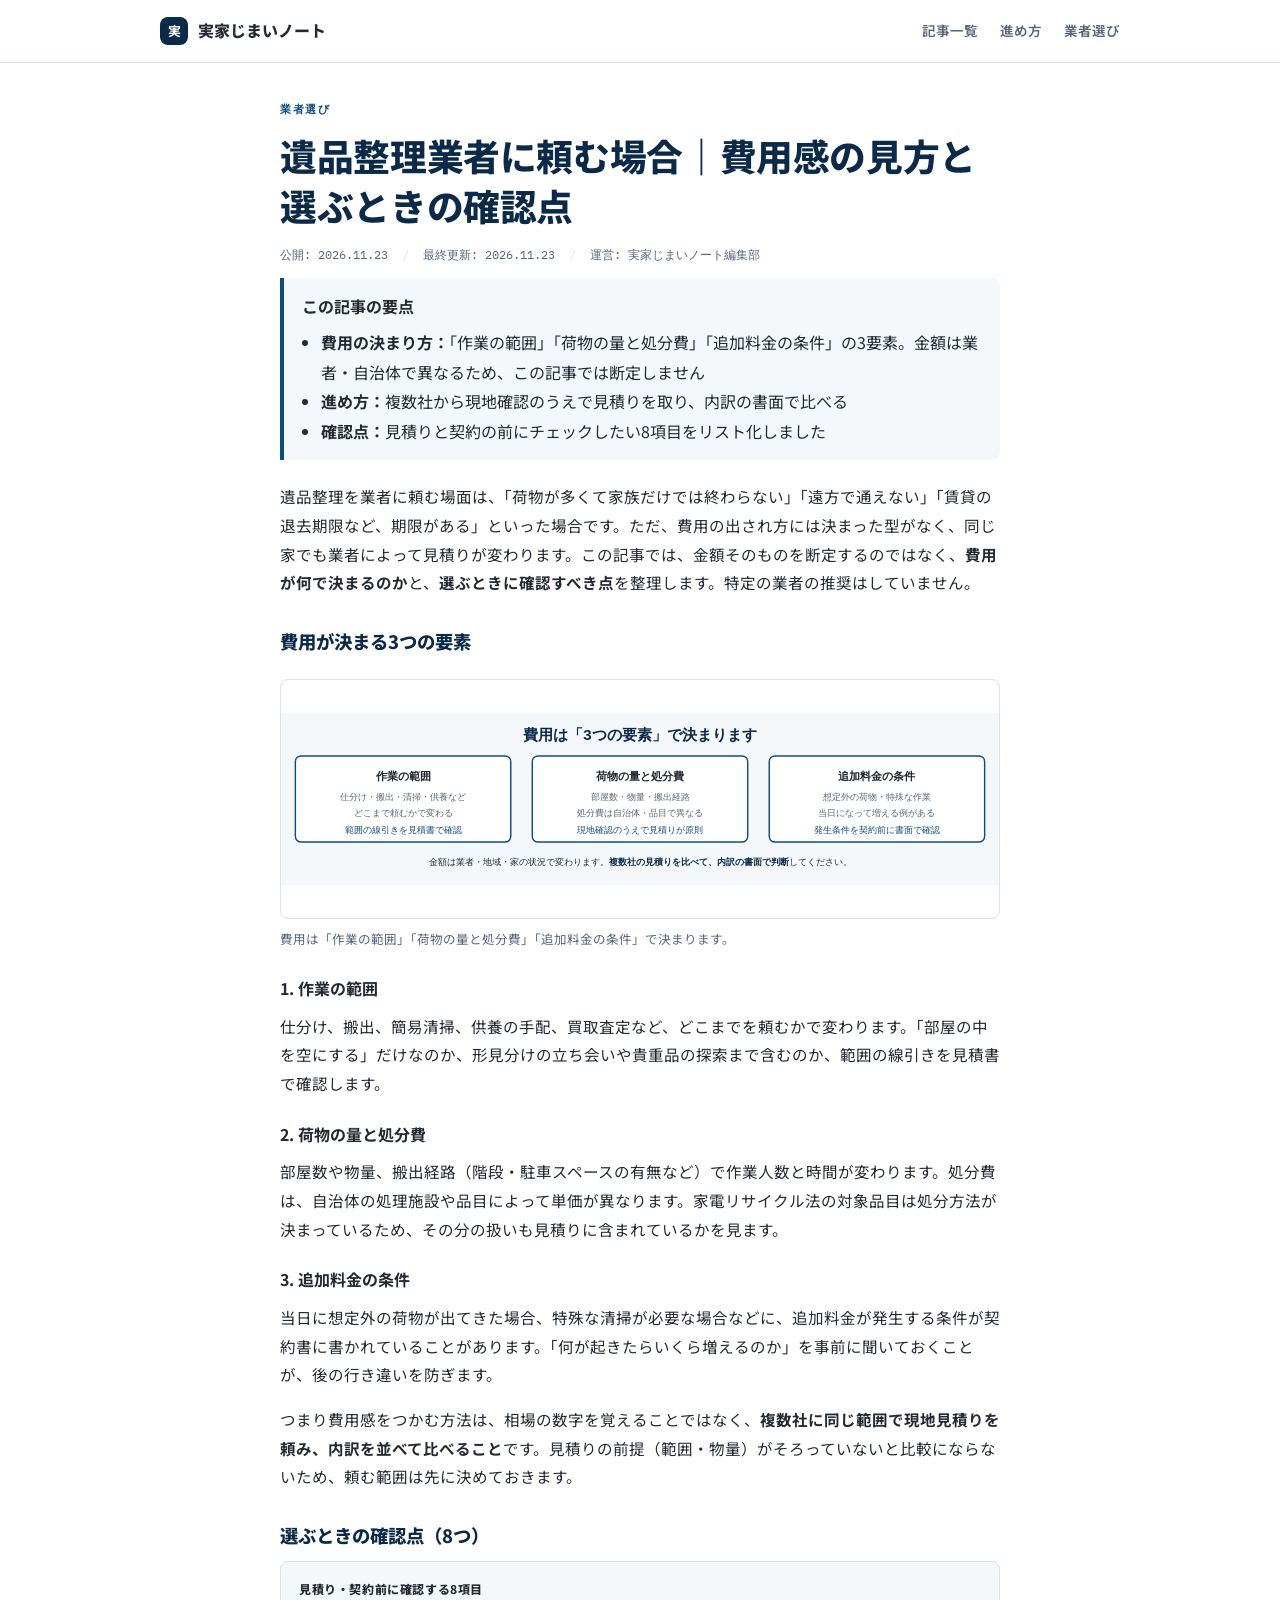
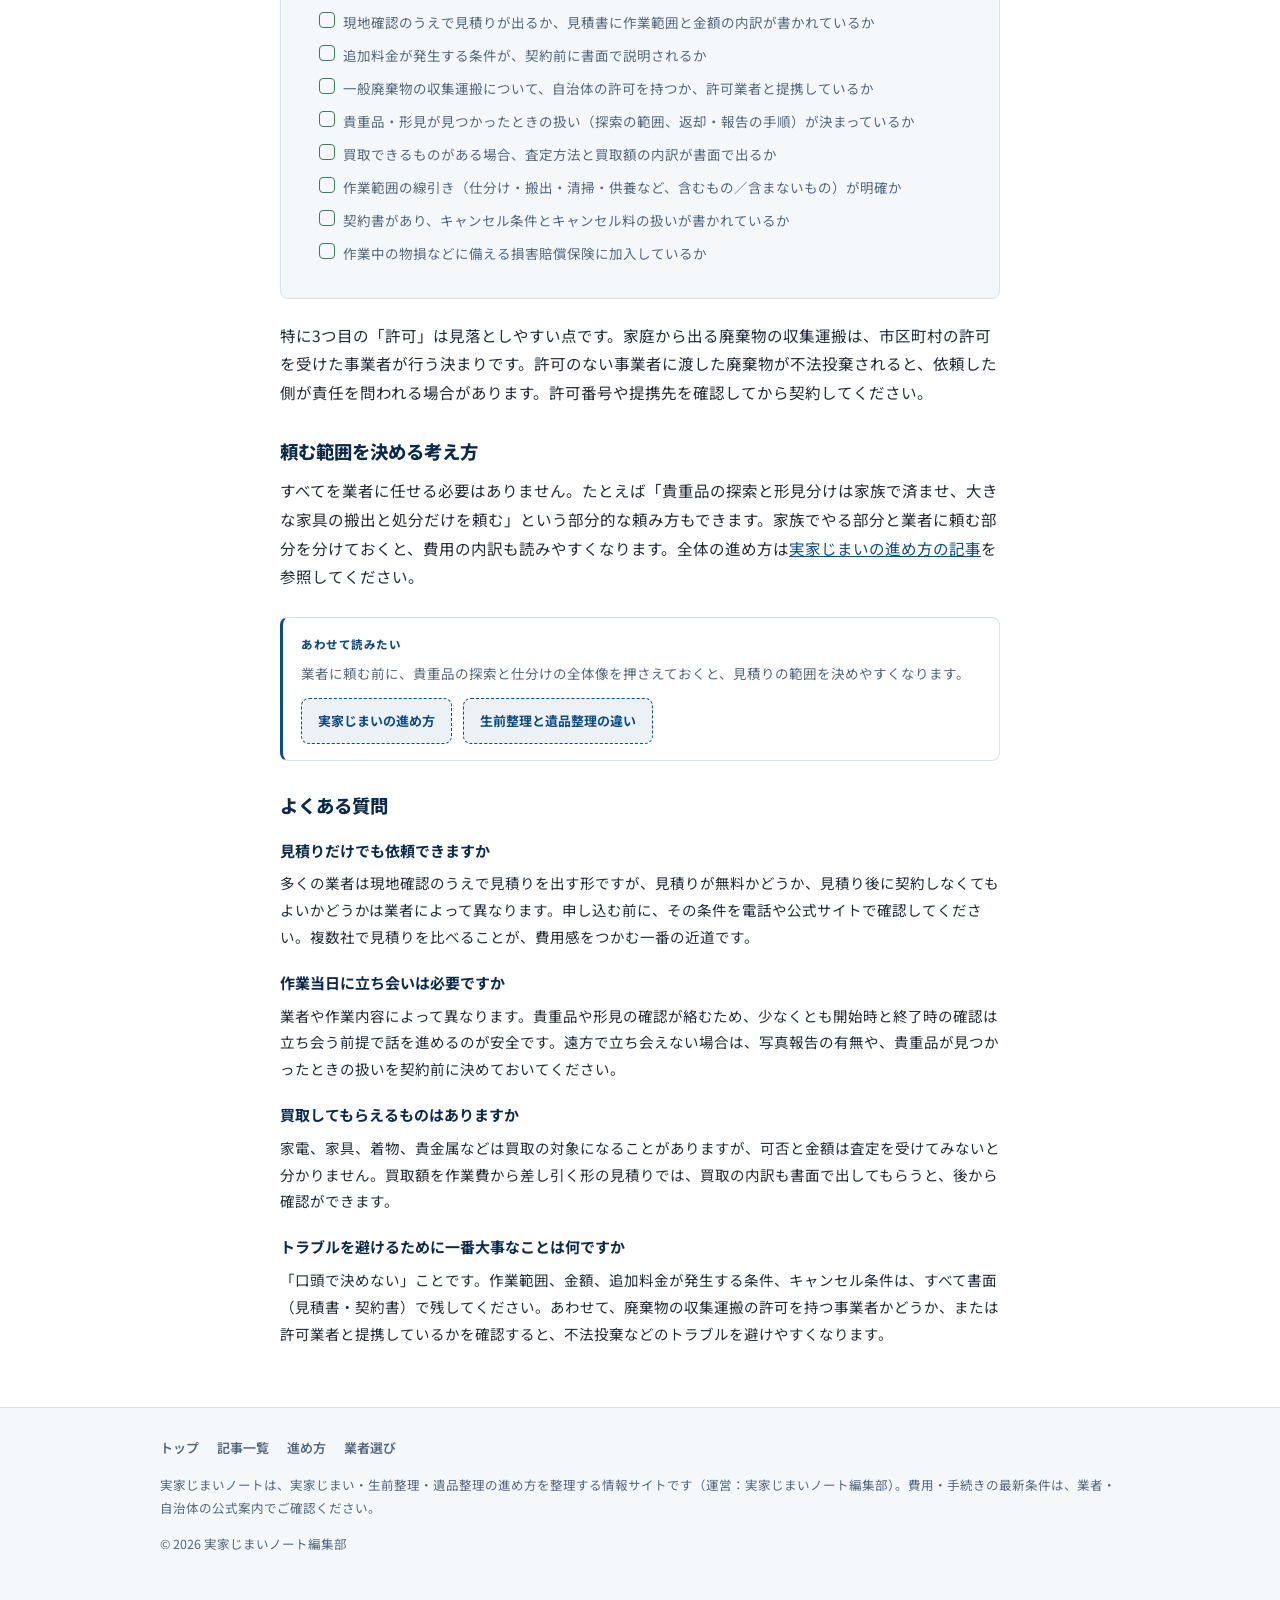
<file: articles/ihin-seiri-gyosha-erabikata.html>
<!doctype html>
<html lang="ja">
<head>
<!-- Google tag (gtag.js) -->
<script async src="https://www.googletagmanager.com/gtag/js?id=G-S2497SSB1M"></script>
<script>
window.dataLayer = window.dataLayer || [];
function gtag(){dataLayer.push(arguments);}
gtag('js', new Date());
gtag('config', 'G-S2497SSB1M');
</script>
<meta charset="utf-8">
<meta name="viewport" content="width=device-width, initial-scale=1">
<script>document.documentElement.classList.add('js');</script>
<title>遺品整理業者に頼む場合｜費用感の見方と選ぶときの確認点</title>
<meta name="description" content="遺品整理の費用は「作業の範囲」「荷物の量と処分費」「追加料金の条件」で決まります。金額を断定せず、見積りと契約の前に確認したい8つの点をチェックリストにしました。特定業者の推奨はしていません。">
<link rel="canonical" href="https://solederlego8-a11y.github.io/jikka-jimai-note/articles/ihin-seiri-gyosha-erabikata.html">
<meta property="og:title" content="遺品整理業者に頼む場合｜費用感の見方と選ぶときの確認点">
<meta property="og:description" content="費用が決まる3要素と、見積り・契約の前に確認したい8つの点を整理しました。">
<meta property="og:type" content="article">
<meta property="og:url" content="https://solederlego8-a11y.github.io/jikka-jimai-note/articles/ihin-seiri-gyosha-erabikata.html">
<meta property="og:site_name" content="実家じまいノート">
<meta property="og:locale" content="ja_JP">
<meta name="twitter:card" content="summary">
<link rel="preconnect" href="https://fonts.googleapis.com">
<link rel="preconnect" href="https://fonts.gstatic.com" crossorigin>
<link rel="stylesheet" href="https://fonts.googleapis.com/css2?family=Noto+Sans+JP:wght@400;500;700;900&family=IBM+Plex+Mono:wght@400;500;600&display=swap">
<link rel="stylesheet" href="../assets/style.css">
<script type="application/ld+json">
{
"@context": "https://schema.org",
"@type": "Article",
"author": {"@type": "Organization", "name": "実家じまいノート編集部", "url": "https://solederlego8-a11y.github.io/jikka-jimai-note/"},
"headline": "遺品整理業者に頼む場合｜費用感の見方と選ぶときの確認点",
"description": "遺品整理の費用は「作業の範囲」「荷物の量と処分費」「追加料金の条件」で決まります。金額を断定せず、見積りと契約の前に確認したい8つの点をチェックリストにしました。特定業者の推奨はしていません。",
"datePublished": "2026-11-23",
"dateModified": "2026-11-23",
"articleSection": "業者選び",
"inLanguage": "ja",
"mainEntityOfPage": {"@type": "WebPage", "@id": "https://solederlego8-a11y.github.io/jikka-jimai-note/articles/ihin-seiri-gyosha-erabikata.html"},
"publisher": {"@type": "Organization", "name": "実家じまいノート編集部", "url": "https://solederlego8-a11y.github.io/jikka-jimai-note/"}
}
</script>
<script type="application/ld+json">
{
"@context": "https://schema.org",
"@type": "BreadcrumbList",
"itemListElement": [
{"@type": "ListItem", "position": 1, "name": "実家じまいノート", "item": "https://solederlego8-a11y.github.io/jikka-jimai-note/"},
{"@type": "ListItem", "position": 2, "name": "記事一覧", "item": "https://solederlego8-a11y.github.io/jikka-jimai-note/blog.html"},
{"@type": "ListItem", "position": 3, "name": "遺品整理業者に頼む場合"}
]
}
</script>
<script type="application/ld+json">
{"@context": "https://schema.org", "@type": "FAQPage", "mainEntity": [{"@type": "Question", "name": "見積りだけでも依頼できますか", "acceptedAnswer": {"@type": "Answer", "text": "多くの業者は現地確認のうえで見積りを出す形ですが、見積りが無料かどうか、見積り後に契約しなくてもよいかどうかは業者によって異なります。申し込む前に、その条件を電話や公式サイトで確認してください。複数社で見積りを比べることが、費用感をつかむ一番の近道です。"}}, {"@type": "Question", "name": "作業当日に立ち会いは必要ですか", "acceptedAnswer": {"@type": "Answer", "text": "業者や作業内容によって異なります。貴重品や形見の確認が絡むため、少なくとも開始時と終了時の確認は立ち会う前提で話を進めるのが安全です。遠方で立ち会えない場合は、写真報告の有無や、貴重品が見つかったときの扱いを契約前に決めておいてください。"}}, {"@type": "Question", "name": "買取してもらえるものはありますか", "acceptedAnswer": {"@type": "Answer", "text": "家電、家具、着物、貴金属などは買取の対象になることがありますが、可否と金額は査定を受けてみないと分かりません。買取額を作業費から差し引く形の見積りでは、買取の内訳も書面で出してもらうと、後から確認ができます。"}}, {"@type": "Question", "name": "トラブルを避けるために一番大事なことは何ですか", "acceptedAnswer": {"@type": "Answer", "text": "「口頭で決めない」ことです。作業範囲、金額、追加料金が発生する条件、キャンセル条件は、すべて書面（見積書・契約書）で残してください。あわせて、廃棄物の収集運搬の許可を持つ事業者かどうか、または許可業者と提携しているかを確認すると、不法投棄などのトラブルを避けやすくなります。"}}]}
</script>
</head>
<body>
<header class="site-header">
<div class="bar">
<a class="brand" href="../index.html"><span class="mark">実</span>実家じまいノート</a>
<nav class="mainnav">
<a href="../blog.html">記事一覧</a>
<a href="jikka-jimai-susumekata.html">進め方</a>
<a href="ihin-seiri-gyosha-erabikata.html">業者選び</a>
</nav>
</div>
</header>

<main>
<div class="wrap">
<div class="hero" style="padding-top:36px;">
<p class="eyebrow">業者選び</p>
<h1>遺品整理業者に頼む場合｜費用感の見方と選ぶときの確認点</h1>
<p class="artmeta"><time datetime="2026-11-23">公開: 2026.11.23</time><span class="sep">/</span><time datetime="2026-11-23">最終更新: 2026.11.23</time><span class="sep">/</span>運営: 実家じまいノート編集部</p>
</div>

<div class="tldr">
<p><strong>この記事の要点</strong></p>
<ul>
<li><strong>費用の決まり方：</strong>「作業の範囲」「荷物の量と処分費」「追加料金の条件」の3要素。金額は業者・自治体で異なるため、この記事では断定しません</li>
<li><strong>進め方：</strong>複数社から現地確認のうえで見積りを取り、内訳の書面で比べる</li>
<li><strong>確認点：</strong>見積りと契約の前にチェックしたい8項目をリスト化しました</li>
</ul>
</div>

<article class="prose">

<p>遺品整理を業者に頼む場面は、「荷物が多くて家族だけでは終わらない」「遠方で通えない」「賃貸の退去期限など、期限がある」といった場合です。ただ、費用の出され方には決まった型がなく、同じ家でも業者によって見積りが変わります。この記事では、金額そのものを断定するのではなく、<strong>費用が何で決まるのか</strong>と、<strong>選ぶときに確認すべき点</strong>を整理します。特定の業者の推奨はしていません。</p>

<h2>費用が決まる3つの要素</h2>

<figure class="fig">
<img src="../assets/hiyou.svg" alt="遺品整理の費用が決まる3つの要素の図解" width="1000" height="240">
<figcaption>費用は「作業の範囲」「荷物の量と処分費」「追加料金の条件」で決まります。</figcaption>
</figure>

<h3>1. 作業の範囲</h3>
<p>仕分け、搬出、簡易清掃、供養の手配、買取査定など、どこまでを頼むかで変わります。「部屋の中を空にする」だけなのか、形見分けの立ち会いや貴重品の探索まで含むのか、範囲の線引きを見積書で確認します。</p>
<h3>2. 荷物の量と処分費</h3>
<p>部屋数や物量、搬出経路（階段・駐車スペースの有無など）で作業人数と時間が変わります。処分費は、自治体の処理施設や品目によって単価が異なります。家電リサイクル法の対象品目は処分方法が決まっているため、その分の扱いも見積りに含まれているかを見ます。</p>
<h3>3. 追加料金の条件</h3>
<p>当日に想定外の荷物が出てきた場合、特殊な清掃が必要な場合などに、追加料金が発生する条件が契約書に書かれていることがあります。「何が起きたらいくら増えるのか」を事前に聞いておくことが、後の行き違いを防ぎます。</p>
<p>つまり費用感をつかむ方法は、相場の数字を覚えることではなく、<strong>複数社に同じ範囲で現地見積りを頼み、内訳を並べて比べること</strong>です。見積りの前提（範囲・物量）がそろっていないと比較にならないため、頼む範囲は先に決めておきます。</p>

<h2>選ぶときの確認点（8つ）</h2>
<div class="checklist">
<p class="ct">見積り・契約前に確認する8項目</p>
<ul>
<li>現地確認のうえで見積りが出るか、見積書に作業範囲と金額の内訳が書かれているか</li>
<li>追加料金が発生する条件が、契約前に書面で説明されるか</li>
<li>一般廃棄物の収集運搬について、自治体の許可を持つか、許可業者と提携しているか</li>
<li>貴重品・形見が見つかったときの扱い（探索の範囲、返却・報告の手順）が決まっているか</li>
<li>買取できるものがある場合、査定方法と買取額の内訳が書面で出るか</li>
<li>作業範囲の線引き（仕分け・搬出・清掃・供養など、含むもの／含まないもの）が明確か</li>
<li>契約書があり、キャンセル条件とキャンセル料の扱いが書かれているか</li>
<li>作業中の物損などに備える損害賠償保険に加入しているか</li>
</ul>
</div>
<p>特に3つ目の「許可」は見落としやすい点です。家庭から出る廃棄物の収集運搬は、市区町村の許可を受けた事業者が行う決まりです。許可のない事業者に渡した廃棄物が不法投棄されると、依頼した側が責任を問われる場合があります。許可番号や提携先を確認してから契約してください。</p>

<h2>頼む範囲を決める考え方</h2>
<p>すべてを業者に任せる必要はありません。たとえば「貴重品の探索と形見分けは家族で済ませ、大きな家具の搬出と処分だけを頼む」という部分的な頼み方もできます。家族でやる部分と業者に頼む部分を分けておくと、費用の内訳も読みやすくなります。全体の進め方は<a href="jikka-jimai-susumekata.html">実家じまいの進め方の記事</a>を参照してください。</p>

<div class="midcta">
<p class="mt">あわせて読みたい</p>
<p class="md">業者に頼む前に、貴重品の探索と仕分けの全体像を押さえておくと、見積りの範囲を決めやすくなります。</p>
<a class="cta" href="jikka-jimai-susumekata.html">実家じまいの進め方</a>
<a class="cta" href="seizen-seiri-to-ihin-seiri.html">生前整理と遺品整理の違い</a>
</div>

<h2>よくある質問</h2>
<dl class="faq">
<dt>見積りだけでも依頼できますか</dt>
<dd>多くの業者は現地確認のうえで見積りを出す形ですが、見積りが無料かどうか、見積り後に契約しなくてもよいかどうかは業者によって異なります。申し込む前に、その条件を電話や公式サイトで確認してください。複数社で見積りを比べることが、費用感をつかむ一番の近道です。</dd>
<dt>作業当日に立ち会いは必要ですか</dt>
<dd>業者や作業内容によって異なります。貴重品や形見の確認が絡むため、少なくとも開始時と終了時の確認は立ち会う前提で話を進めるのが安全です。遠方で立ち会えない場合は、写真報告の有無や、貴重品が見つかったときの扱いを契約前に決めておいてください。</dd>
<dt>買取してもらえるものはありますか</dt>
<dd>家電、家具、着物、貴金属などは買取の対象になることがありますが、可否と金額は査定を受けてみないと分かりません。買取額を作業費から差し引く形の見積りでは、買取の内訳も書面で出してもらうと、後から確認ができます。</dd>
<dt>トラブルを避けるために一番大事なことは何ですか</dt>
<dd>「口頭で決めない」ことです。作業範囲、金額、追加料金が発生する条件、キャンセル条件は、すべて書面（見積書・契約書）で残してください。あわせて、廃棄物の収集運搬の許可を持つ事業者かどうか、または許可業者と提携しているかを確認すると、不法投棄などのトラブルを避けやすくなります。</dd>
</dl>

</article>
</div>
</main>

<footer class="site-footer">
  <div class="fin">
    <nav>
      <a href="../index.html">トップ</a>
      <a href="../blog.html">記事一覧</a>
      <a href="jikka-jimai-susumekata.html">進め方</a>
      <a href="ihin-seiri-gyosha-erabikata.html">業者選び</a>
    </nav>
    <p>実家じまいノートは、実家じまい・生前整理・遺品整理の進め方を整理する情報サイトです（運営：実家じまいノート編集部）。費用・手続きの最新条件は、業者・自治体の公式案内でご確認ください。</p>
    <p>© 2026 実家じまいノート編集部</p>
  </div>
</footer>

<script>
(function(){
  var els=document.querySelectorAll('.fade');
  if(!('IntersectionObserver' in window)){els.forEach(function(e){e.classList.add('in')});return;}
  var io=new IntersectionObserver(function(es){es.forEach(function(en){if(en.isIntersecting){en.target.classList.add('in');io.unobserve(en.target);}});},{threshold:0.08});
  els.forEach(function(e){io.observe(e);});
  setTimeout(function(){els.forEach(function(e){e.classList.add('in')});},2500);
})();
</script>
</body>
</html>
</file>
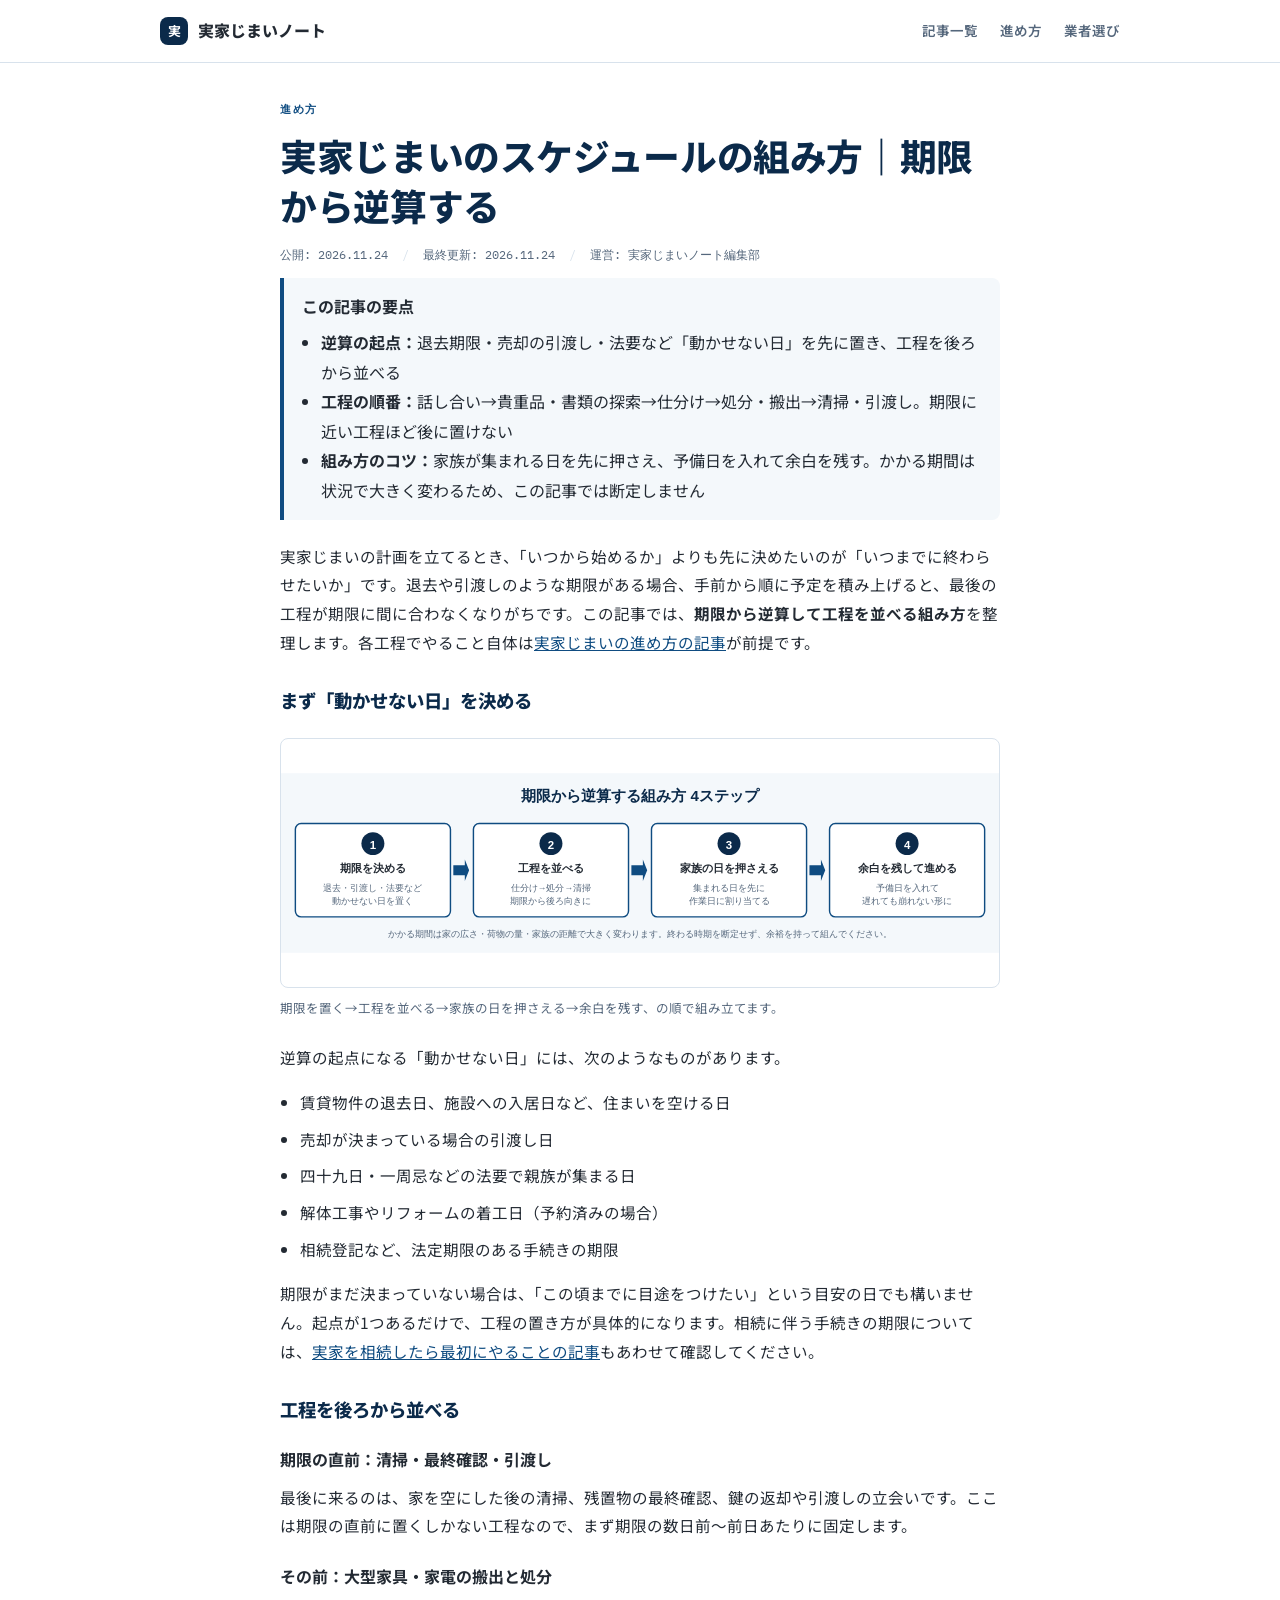
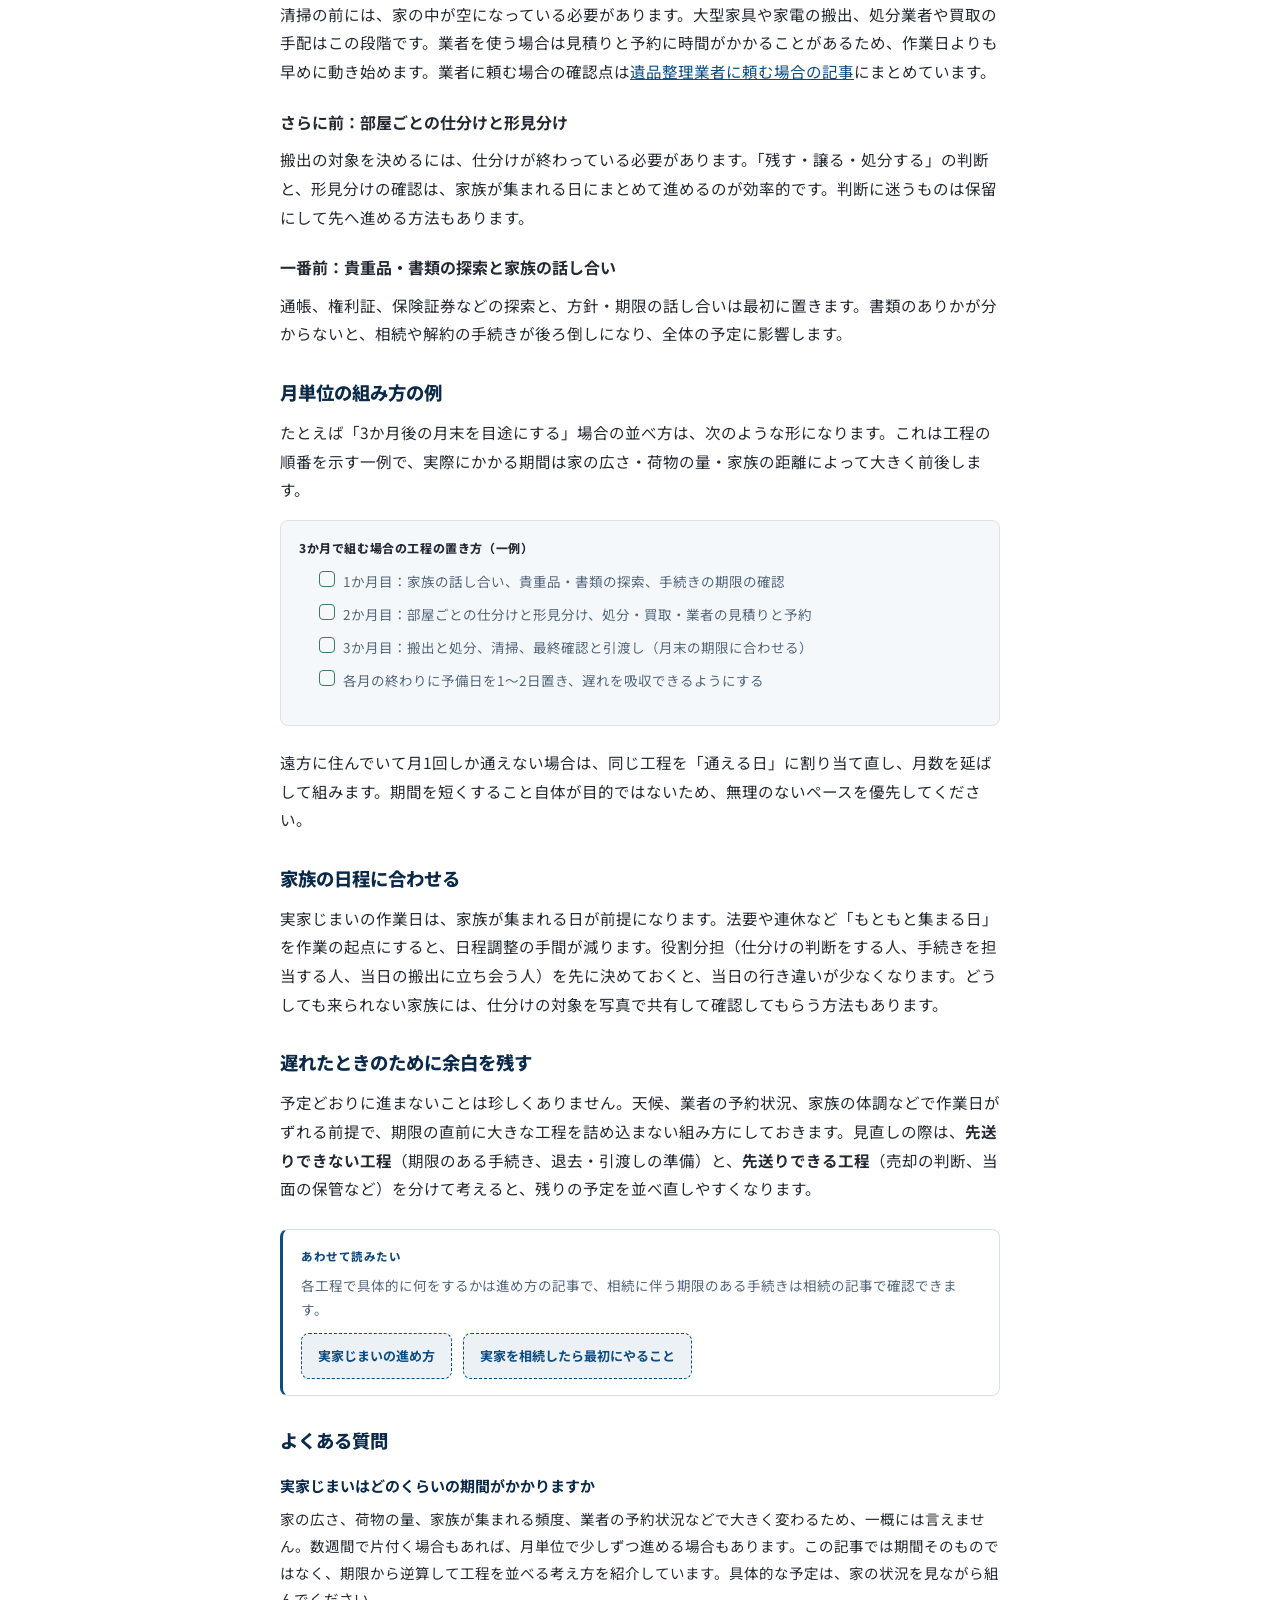
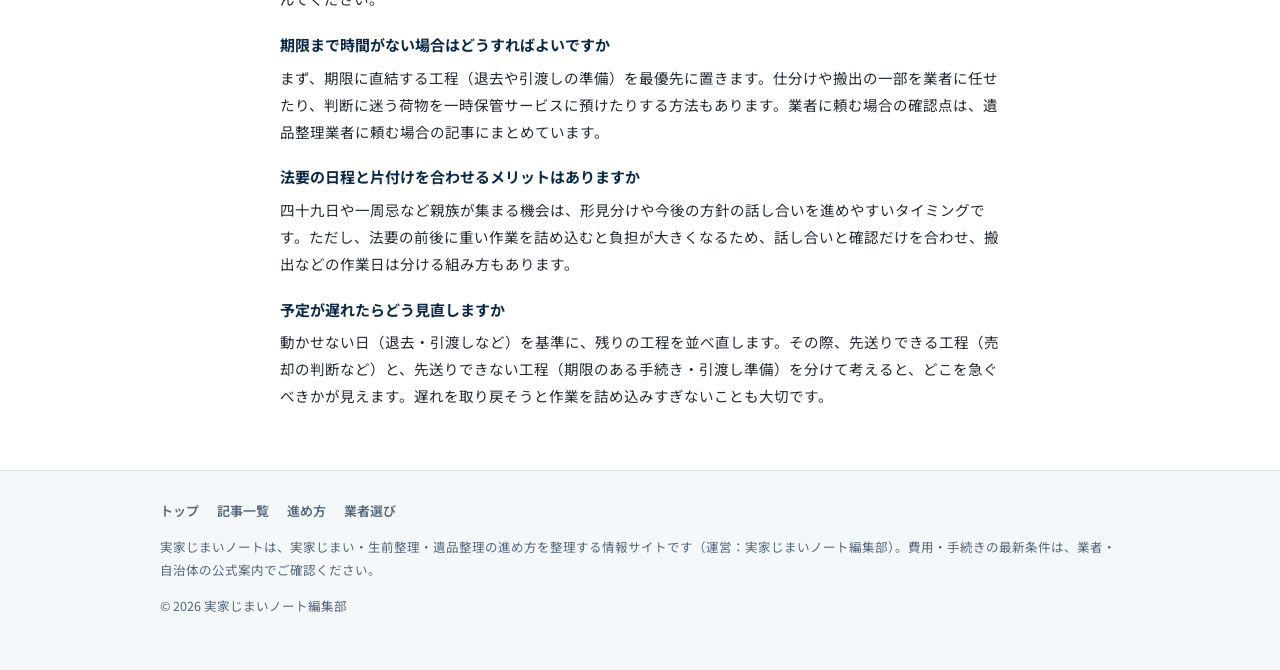
<file: articles/jikka-jimai-schedule.html>
<!doctype html>
<html lang="ja">
<head>
<!-- Google tag (gtag.js) -->
<script async src="https://www.googletagmanager.com/gtag/js?id=G-S2497SSB1M"></script>
<script>
window.dataLayer = window.dataLayer || [];
function gtag(){dataLayer.push(arguments);}
gtag('js', new Date());
gtag('config', 'G-S2497SSB1M');
</script>
<meta charset="utf-8">
<meta name="viewport" content="width=device-width, initial-scale=1">
<script>document.documentElement.classList.add('js');</script>
<title>実家じまいのスケジュールの組み方｜期限から逆算する</title>
<meta name="description" content="実家じまいの予定は「終わらせたい日」から逆算して組むと崩れにくくなります。退去・売却・法要といった期限の置き方、工程の並べ方、家族の集まれる日に合わせる調整のコツを整理しました。かかる期間は状況で変わるため断定せず、遅れたときの考え方も含めています。">
<link rel="canonical" href="https://solederlego8-a11y.github.io/jikka-jimai-note/articles/jikka-jimai-schedule.html">
<meta property="og:title" content="実家じまいのスケジュールの組み方｜期限から逆算する">
<meta property="og:description" content="期限から逆算する工程の並べ方と、家族の日程に合わせる調整のコツを整理しました。">
<meta property="og:type" content="article">
<meta property="og:url" content="https://solederlego8-a11y.github.io/jikka-jimai-note/articles/jikka-jimai-schedule.html">
<meta property="og:site_name" content="実家じまいノート">
<meta property="og:locale" content="ja_JP">
<meta name="twitter:card" content="summary">
<link rel="preconnect" href="https://fonts.googleapis.com">
<link rel="preconnect" href="https://fonts.gstatic.com" crossorigin>
<link rel="stylesheet" href="https://fonts.googleapis.com/css2?family=Noto+Sans+JP:wght@400;500;700;900&family=IBM+Plex+Mono:wght@400;500;600&display=swap">
<link rel="stylesheet" href="../assets/style.css">
<script type="application/ld+json">
{
"@context": "https://schema.org",
"@type": "Article",
"author": {"@type": "Organization", "name": "実家じまいノート編集部", "url": "https://solederlego8-a11y.github.io/jikka-jimai-note/"},
"headline": "実家じまいのスケジュールの組み方｜期限から逆算する",
"description": "実家じまいの予定は「終わらせたい日」から逆算して組むと崩れにくくなります。退去・売却・法要といった期限の置き方、工程の並べ方、家族の集まれる日に合わせる調整のコツを整理しました。かかる期間は状況で変わるため断定せず、遅れたときの考え方も含めています。",
"datePublished": "2026-11-24",
"dateModified": "2026-11-24",
"articleSection": "進め方",
"inLanguage": "ja",
"mainEntityOfPage": {"@type": "WebPage", "@id": "https://solederlego8-a11y.github.io/jikka-jimai-note/articles/jikka-jimai-schedule.html"},
"publisher": {"@type": "Organization", "name": "実家じまいノート編集部", "url": "https://solederlego8-a11y.github.io/jikka-jimai-note/"}
}
</script>
<script type="application/ld+json">
{
"@context": "https://schema.org",
"@type": "BreadcrumbList",
"itemListElement": [
{"@type": "ListItem", "position": 1, "name": "実家じまいノート", "item": "https://solederlego8-a11y.github.io/jikka-jimai-note/"},
{"@type": "ListItem", "position": 2, "name": "記事一覧", "item": "https://solederlego8-a11y.github.io/jikka-jimai-note/blog.html"},
{"@type": "ListItem", "position": 3, "name": "実家じまいのスケジュールの組み方"}
]
}
</script>
<script type="application/ld+json">
{"@context": "https://schema.org", "@type": "FAQPage", "mainEntity": [{"@type": "Question", "name": "実家じまいはどのくらいの期間がかかりますか", "acceptedAnswer": {"@type": "Answer", "text": "家の広さ、荷物の量、家族が集まれる頻度、業者の予約状況などで大きく変わるため、一概には言えません。数週間で片付く場合もあれば、月単位で少しずつ進める場合もあります。この記事では期間そのものではなく、期限から逆算して工程を並べる考え方を紹介しています。具体的な予定は、家の状況を見ながら組んでください。"}}, {"@type": "Question", "name": "期限まで時間がない場合はどうすればよいですか", "acceptedAnswer": {"@type": "Answer", "text": "まず、期限に直結する工程（退去や引渡しの準備）を最優先に置きます。仕分けや搬出の一部を業者に任せたり、判断に迷う荷物を一時保管サービスに預けたりする方法もあります。業者に頼む場合の確認点は、遺品整理業者に頼む場合の記事にまとめています。"}}, {"@type": "Question", "name": "法要の日程と片付けを合わせるメリットはありますか", "acceptedAnswer": {"@type": "Answer", "text": "四十九日や一周忌など親族が集まる機会は、形見分けや今後の方針の話し合いを進めやすいタイミングです。ただし、法要の前後に重い作業を詰め込むと負担が大きくなるため、話し合いと確認だけを合わせ、搬出などの作業日は分ける組み方もあります。"}}, {"@type": "Question", "name": "予定が遅れたらどう見直しますか", "acceptedAnswer": {"@type": "Answer", "text": "動かせない日（退去・引渡しなど）を基準に、残りの工程を並べ直します。その際、先送りできる工程（売却の判断など）と、先送りできない工程（期限のある手続き・引渡し準備）を分けて考えると、どこを急ぐべきかが見えます。遅れを取り戻そうと作業を詰め込みすぎないことも大切です。"}}]}
</script>
</head>
<body>
<header class="site-header">
<div class="bar">
<a class="brand" href="../index.html"><span class="mark">実</span>実家じまいノート</a>
<nav class="mainnav">
<a href="../blog.html">記事一覧</a>
<a href="jikka-jimai-susumekata.html">進め方</a>
<a href="ihin-seiri-gyosha-erabikata.html">業者選び</a>
</nav>
</div>
</header>

<main>
<div class="wrap">
<div class="hero" style="padding-top:36px;">
<p class="eyebrow">進め方</p>
<h1>実家じまいのスケジュールの組み方｜期限から逆算する</h1>
<p class="artmeta"><time datetime="2026-11-24">公開: 2026.11.24</time><span class="sep">/</span><time datetime="2026-11-24">最終更新: 2026.11.24</time><span class="sep">/</span>運営: 実家じまいノート編集部</p>
</div>

<div class="tldr">
<p><strong>この記事の要点</strong></p>
<ul>
<li><strong>逆算の起点：</strong>退去期限・売却の引渡し・法要など「動かせない日」を先に置き、工程を後ろから並べる</li>
<li><strong>工程の順番：</strong>話し合い→貴重品・書類の探索→仕分け→処分・搬出→清掃・引渡し。期限に近い工程ほど後に置けない</li>
<li><strong>組み方のコツ：</strong>家族が集まれる日を先に押さえ、予備日を入れて余白を残す。かかる期間は状況で大きく変わるため、この記事では断定しません</li>
</ul>
</div>

<article class="prose">

<p>実家じまいの計画を立てるとき、「いつから始めるか」よりも先に決めたいのが「いつまでに終わらせたいか」です。退去や引渡しのような期限がある場合、手前から順に予定を積み上げると、最後の工程が期限に間に合わなくなりがちです。この記事では、<strong>期限から逆算して工程を並べる組み方</strong>を整理します。各工程でやること自体は<a href="jikka-jimai-susumekata.html">実家じまいの進め方の記事</a>が前提です。</p>

<h2>まず「動かせない日」を決める</h2>

<figure class="fig">
<img src="../assets/schedule.svg" alt="期限から逆算するスケジュールの組み方の図解" width="1000" height="250">
<figcaption>期限を置く→工程を並べる→家族の日を押さえる→余白を残す、の順で組み立てます。</figcaption>
</figure>

<p>逆算の起点になる「動かせない日」には、次のようなものがあります。</p>
<ul>
<li>賃貸物件の退去日、施設への入居日など、住まいを空ける日</li>
<li>売却が決まっている場合の引渡し日</li>
<li>四十九日・一周忌などの法要で親族が集まる日</li>
<li>解体工事やリフォームの着工日（予約済みの場合）</li>
<li>相続登記など、法定期限のある手続きの期限</li>
</ul>
<p>期限がまだ決まっていない場合は、「この頃までに目途をつけたい」という目安の日でも構いません。起点が1つあるだけで、工程の置き方が具体的になります。相続に伴う手続きの期限については、<a href="sozoku-jikka-saisho.html">実家を相続したら最初にやることの記事</a>もあわせて確認してください。</p>

<h2>工程を後ろから並べる</h2>

<h3>期限の直前：清掃・最終確認・引渡し</h3>
<p>最後に来るのは、家を空にした後の清掃、残置物の最終確認、鍵の返却や引渡しの立会いです。ここは期限の直前に置くしかない工程なので、まず期限の数日前〜前日あたりに固定します。</p>
<h3>その前：大型家具・家電の搬出と処分</h3>
<p>清掃の前には、家の中が空になっている必要があります。大型家具や家電の搬出、処分業者や買取の手配はこの段階です。業者を使う場合は見積りと予約に時間がかかることがあるため、作業日よりも早めに動き始めます。業者に頼む場合の確認点は<a href="ihin-seiri-gyosha-erabikata.html">遺品整理業者に頼む場合の記事</a>にまとめています。</p>
<h3>さらに前：部屋ごとの仕分けと形見分け</h3>
<p>搬出の対象を決めるには、仕分けが終わっている必要があります。「残す・譲る・処分する」の判断と、形見分けの確認は、家族が集まれる日にまとめて進めるのが効率的です。判断に迷うものは保留にして先へ進める方法もあります。</p>
<h3>一番前：貴重品・書類の探索と家族の話し合い</h3>
<p>通帳、権利証、保険証券などの探索と、方針・期限の話し合いは最初に置きます。書類のありかが分からないと、相続や解約の手続きが後ろ倒しになり、全体の予定に影響します。</p>

<h2>月単位の組み方の例</h2>
<p>たとえば「3か月後の月末を目途にする」場合の並べ方は、次のような形になります。これは工程の順番を示す一例で、実際にかかる期間は家の広さ・荷物の量・家族の距離によって大きく前後します。</p>
<div class="checklist">
<p class="ct">3か月で組む場合の工程の置き方（一例）</p>
<ul>
<li>1か月目：家族の話し合い、貴重品・書類の探索、手続きの期限の確認</li>
<li>2か月目：部屋ごとの仕分けと形見分け、処分・買取・業者の見積りと予約</li>
<li>3か月目：搬出と処分、清掃、最終確認と引渡し（月末の期限に合わせる）</li>
<li>各月の終わりに予備日を1〜2日置き、遅れを吸収できるようにする</li>
</ul>
</div>
<p>遠方に住んでいて月1回しか通えない場合は、同じ工程を「通える日」に割り当て直し、月数を延ばして組みます。期間を短くすること自体が目的ではないため、無理のないペースを優先してください。</p>

<h2>家族の日程に合わせる</h2>
<p>実家じまいの作業日は、家族が集まれる日が前提になります。法要や連休など「もともと集まる日」を作業の起点にすると、日程調整の手間が減ります。役割分担（仕分けの判断をする人、手続きを担当する人、当日の搬出に立ち会う人）を先に決めておくと、当日の行き違いが少なくなります。どうしても来られない家族には、仕分けの対象を写真で共有して確認してもらう方法もあります。</p>

<h2>遅れたときのために余白を残す</h2>
<p>予定どおりに進まないことは珍しくありません。天候、業者の予約状況、家族の体調などで作業日がずれる前提で、期限の直前に大きな工程を詰め込まない組み方にしておきます。見直しの際は、<strong>先送りできない工程</strong>（期限のある手続き、退去・引渡しの準備）と、<strong>先送りできる工程</strong>（売却の判断、当面の保管など）を分けて考えると、残りの予定を並べ直しやすくなります。</p>

<div class="midcta">
<p class="mt">あわせて読みたい</p>
<p class="md">各工程で具体的に何をするかは進め方の記事で、相続に伴う期限のある手続きは相続の記事で確認できます。</p>
<a class="cta" href="jikka-jimai-susumekata.html">実家じまいの進め方</a>
<a class="cta" href="sozoku-jikka-saisho.html">実家を相続したら最初にやること</a>
</div>

<h2>よくある質問</h2>
<dl class="faq">
<dt>実家じまいはどのくらいの期間がかかりますか</dt>
<dd>家の広さ、荷物の量、家族が集まれる頻度、業者の予約状況などで大きく変わるため、一概には言えません。数週間で片付く場合もあれば、月単位で少しずつ進める場合もあります。この記事では期間そのものではなく、期限から逆算して工程を並べる考え方を紹介しています。具体的な予定は、家の状況を見ながら組んでください。</dd>
<dt>期限まで時間がない場合はどうすればよいですか</dt>
<dd>まず、期限に直結する工程（退去や引渡しの準備）を最優先に置きます。仕分けや搬出の一部を業者に任せたり、判断に迷う荷物を一時保管サービスに預けたりする方法もあります。業者に頼む場合の確認点は、遺品整理業者に頼む場合の記事にまとめています。</dd>
<dt>法要の日程と片付けを合わせるメリットはありますか</dt>
<dd>四十九日や一周忌など親族が集まる機会は、形見分けや今後の方針の話し合いを進めやすいタイミングです。ただし、法要の前後に重い作業を詰め込むと負担が大きくなるため、話し合いと確認だけを合わせ、搬出などの作業日は分ける組み方もあります。</dd>
<dt>予定が遅れたらどう見直しますか</dt>
<dd>動かせない日（退去・引渡しなど）を基準に、残りの工程を並べ直します。その際、先送りできる工程（売却の判断など）と、先送りできない工程（期限のある手続き・引渡し準備）を分けて考えると、どこを急ぐべきかが見えます。遅れを取り戻そうと作業を詰め込みすぎないことも大切です。</dd>
</dl>

</article>
</div>
</main>

<footer class="site-footer">
  <div class="fin">
    <nav>
      <a href="../index.html">トップ</a>
      <a href="../blog.html">記事一覧</a>
      <a href="jikka-jimai-susumekata.html">進め方</a>
      <a href="ihin-seiri-gyosha-erabikata.html">業者選び</a>
    </nav>
    <p>実家じまいノートは、実家じまい・生前整理・遺品整理の進め方を整理する情報サイトです（運営：実家じまいノート編集部）。費用・手続きの最新条件は、業者・自治体の公式案内でご確認ください。</p>
    <p>© 2026 実家じまいノート編集部</p>
  </div>
</footer>

<script>
(function(){
  var els=document.querySelectorAll('.fade');
  if(!('IntersectionObserver' in window)){els.forEach(function(e){e.classList.add('in')});return;}
  var io=new IntersectionObserver(function(es){es.forEach(function(en){if(en.isIntersecting){en.target.classList.add('in');io.unobserve(en.target);}});},{threshold:0.08});
  els.forEach(function(e){io.observe(e);});
  setTimeout(function(){els.forEach(function(e){e.classList.add('in')});},2500);
})();
</script>
</body>
</html>
</file>
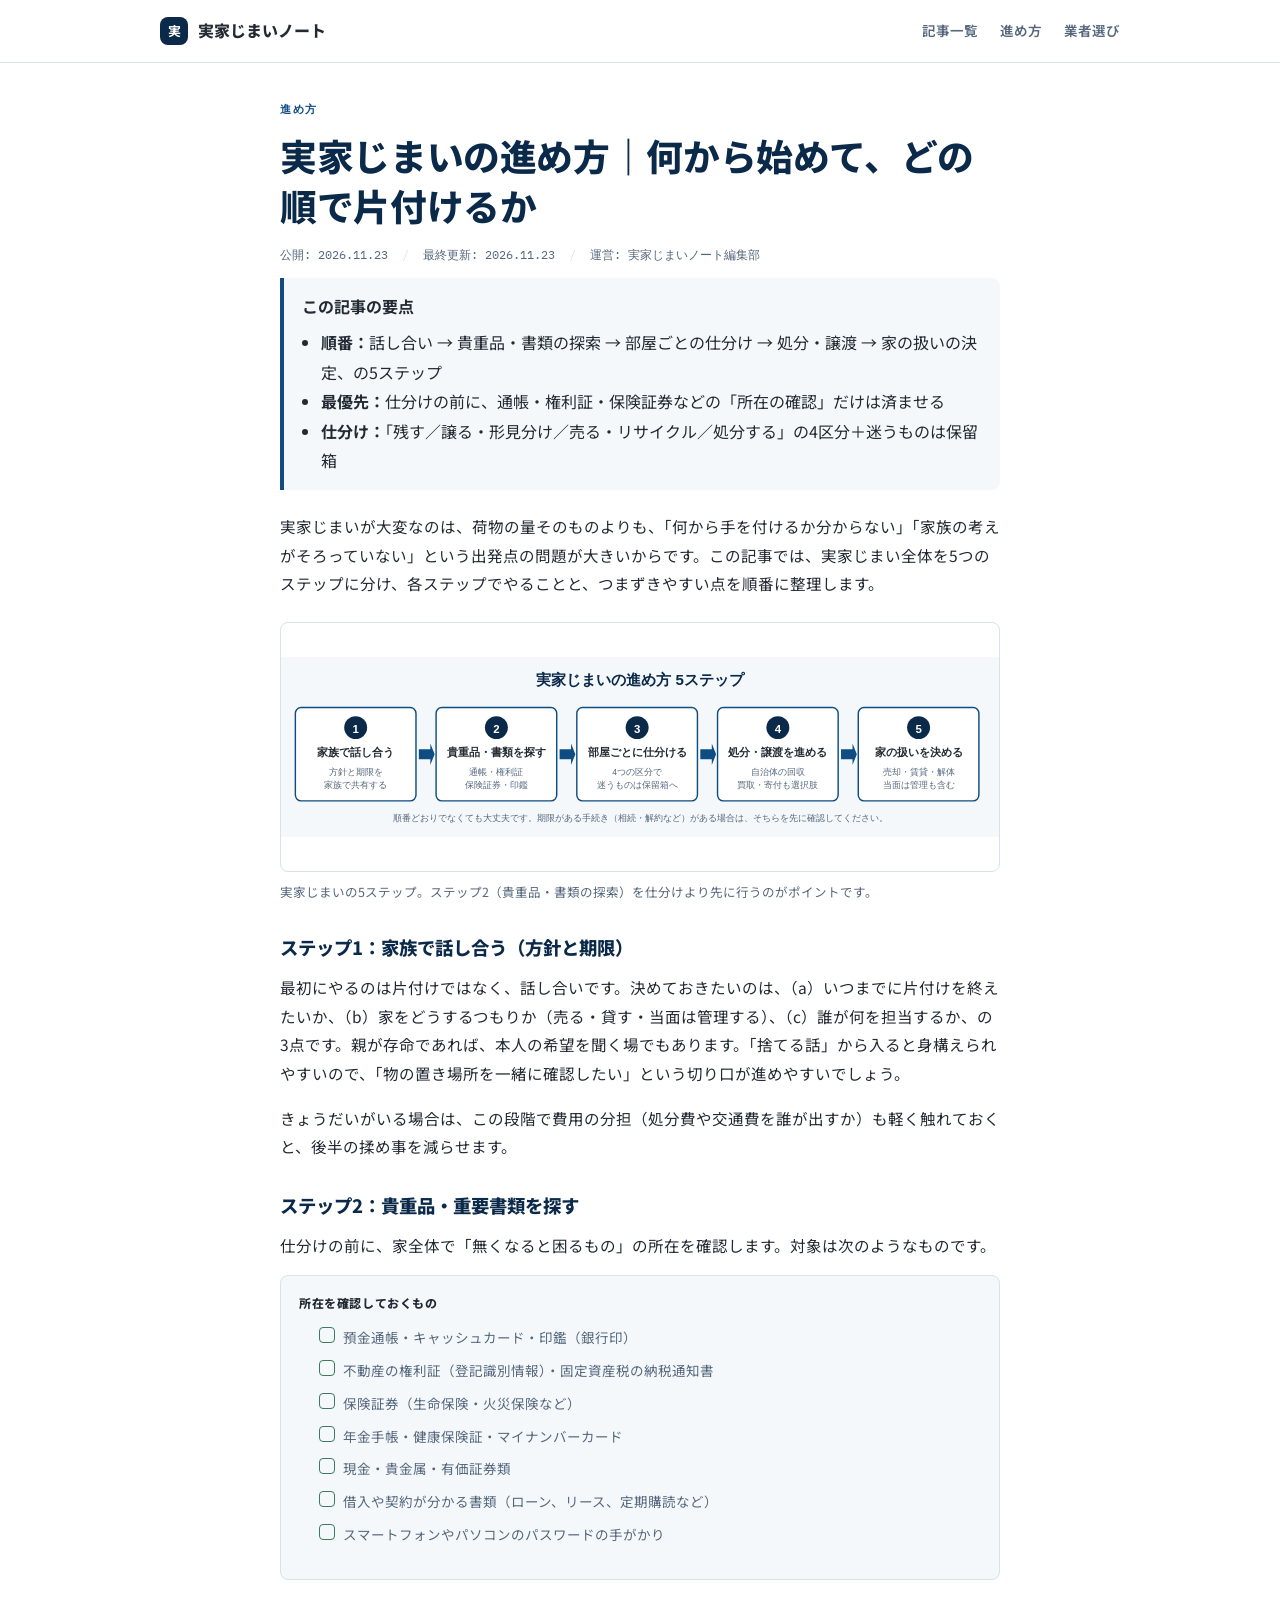
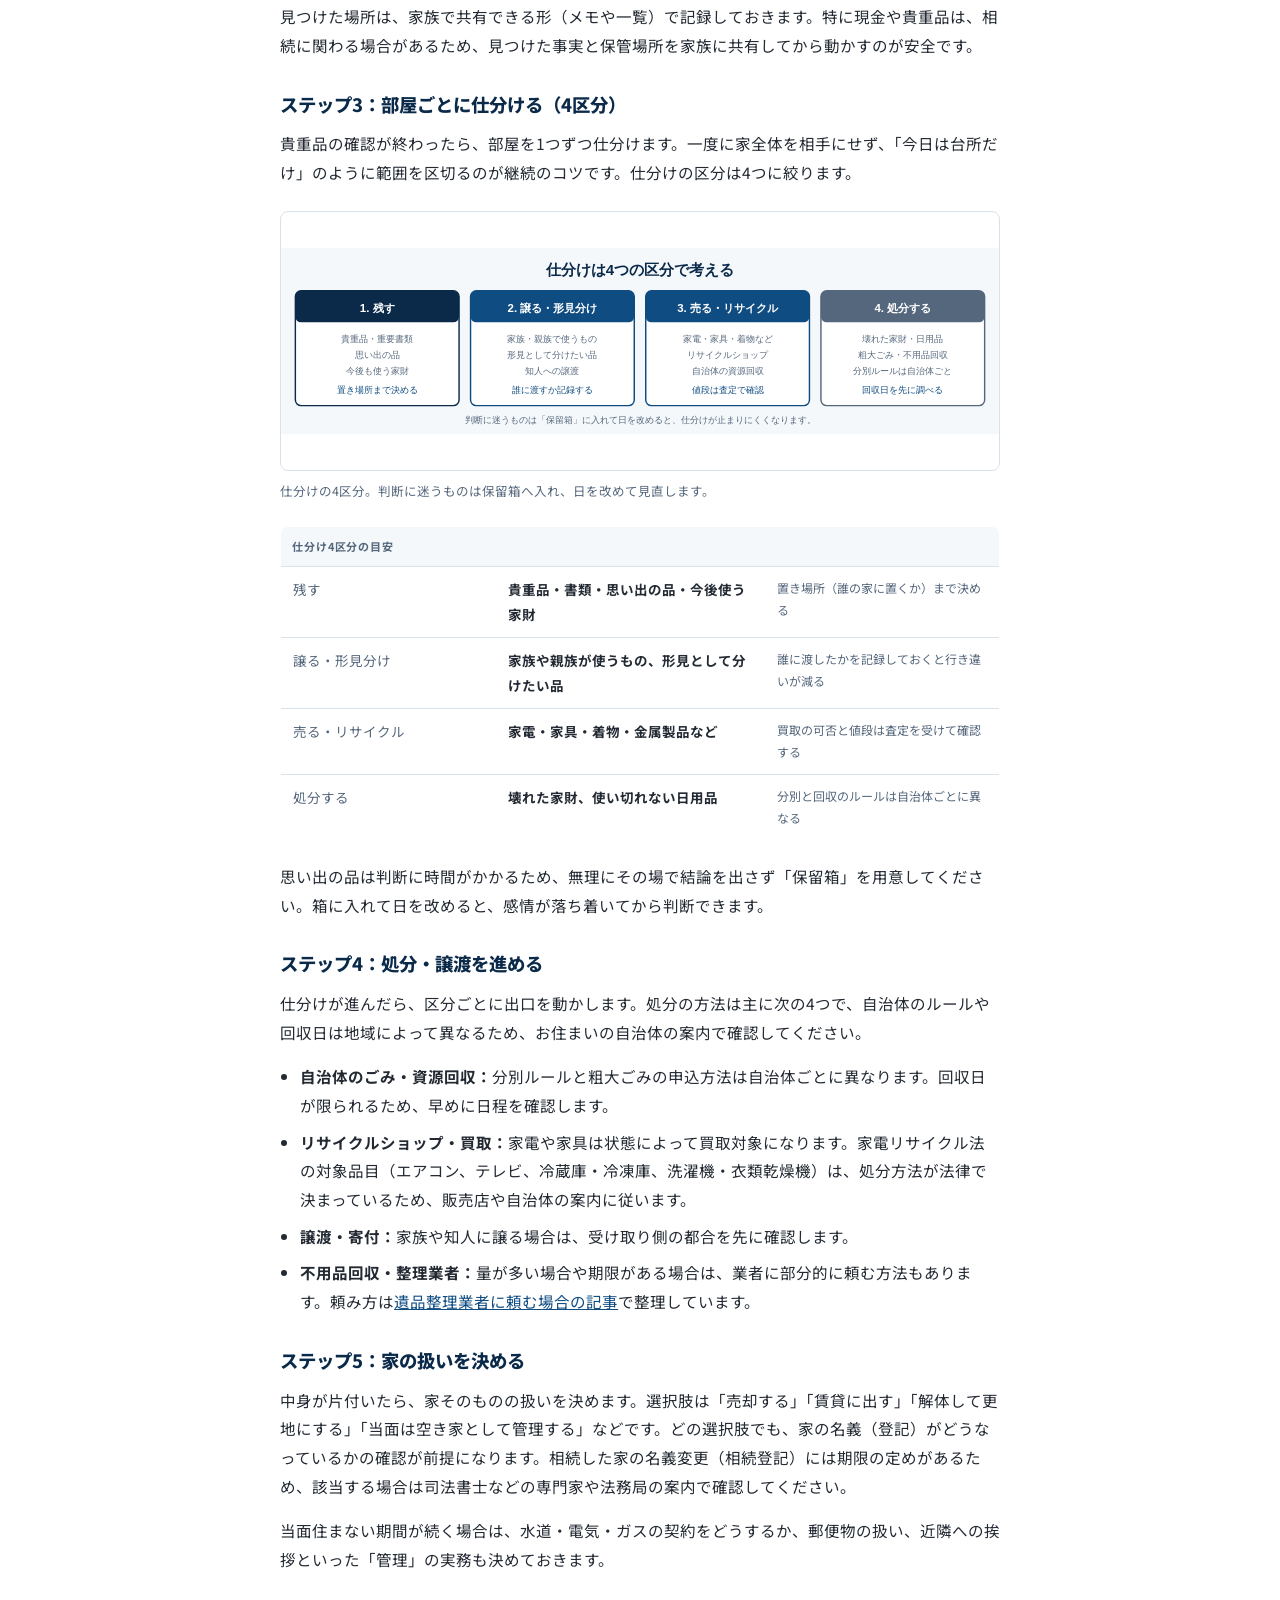
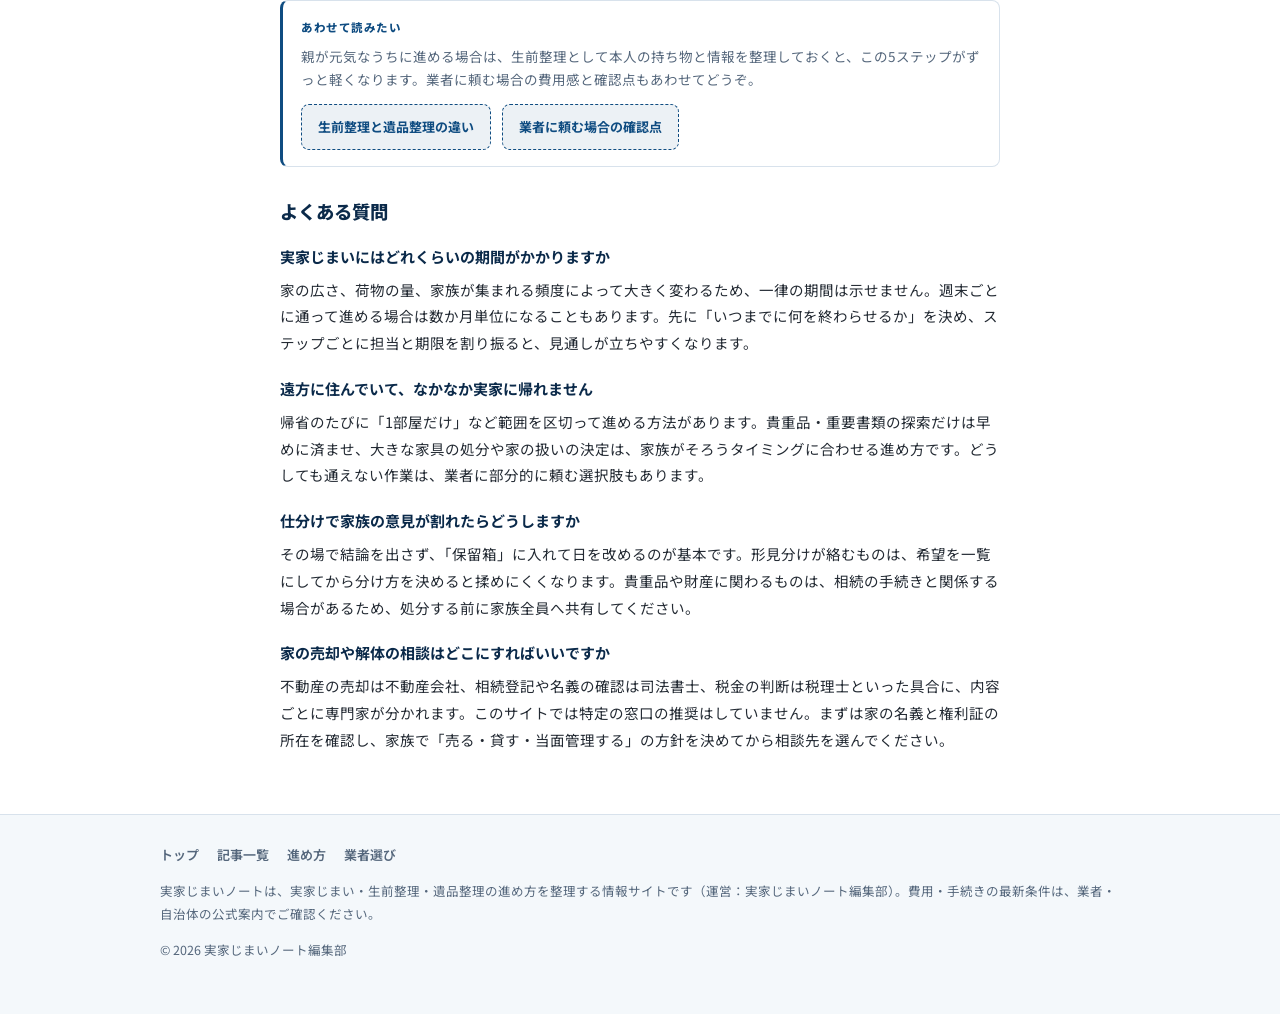
<file: articles/jikka-jimai-susumekata.html>
<!doctype html>
<html lang="ja">
<head>
<!-- Google tag (gtag.js) -->
<script async src="https://www.googletagmanager.com/gtag/js?id=G-S2497SSB1M"></script>
<script>
window.dataLayer = window.dataLayer || [];
function gtag(){dataLayer.push(arguments);}
gtag('js', new Date());
gtag('config', 'G-S2497SSB1M');
</script>
<meta charset="utf-8">
<meta name="viewport" content="width=device-width, initial-scale=1">
<script>document.documentElement.classList.add('js');</script>
<title>実家じまいの進め方｜何から始めて、どの順で片付けるか</title>
<meta name="description" content="実家じまいは「家族の話し合い→貴重品・書類の探索→部屋ごとの仕分け→処分・譲渡→家の扱い」の5ステップで進めます。各ステップでやることと、つまずきやすい点を順番に整理しました。">
<link rel="canonical" href="https://solederlego8-a11y.github.io/jikka-jimai-note/articles/jikka-jimai-susumekata.html">
<meta property="og:title" content="実家じまいの進め方｜何から始めて、どの順で片付けるか">
<meta property="og:description" content="実家じまいの5ステップを順番に整理。話し合い、貴重品の探索、4区分の仕分け、処分、家の扱いまで。">
<meta property="og:type" content="article">
<meta property="og:url" content="https://solederlego8-a11y.github.io/jikka-jimai-note/articles/jikka-jimai-susumekata.html">
<meta property="og:site_name" content="実家じまいノート">
<meta property="og:locale" content="ja_JP">
<meta name="twitter:card" content="summary">
<link rel="preconnect" href="https://fonts.googleapis.com">
<link rel="preconnect" href="https://fonts.gstatic.com" crossorigin>
<link rel="stylesheet" href="https://fonts.googleapis.com/css2?family=Noto+Sans+JP:wght@400;500;700;900&family=IBM+Plex+Mono:wght@400;500;600&display=swap">
<link rel="stylesheet" href="../assets/style.css">
<script type="application/ld+json">
{
"@context": "https://schema.org",
"@type": "Article",
"author": {"@type": "Organization", "name": "実家じまいノート編集部", "url": "https://solederlego8-a11y.github.io/jikka-jimai-note/"},
"headline": "実家じまいの進め方｜何から始めて、どの順で片付けるか",
"description": "実家じまいは「家族の話し合い→貴重品・書類の探索→部屋ごとの仕分け→処分・譲渡→家の扱い」の5ステップで進めます。各ステップでやることと、つまずきやすい点を順番に整理しました。",
"datePublished": "2026-11-23",
"dateModified": "2026-11-23",
"articleSection": "進め方",
"inLanguage": "ja",
"mainEntityOfPage": {"@type": "WebPage", "@id": "https://solederlego8-a11y.github.io/jikka-jimai-note/articles/jikka-jimai-susumekata.html"},
"publisher": {"@type": "Organization", "name": "実家じまいノート編集部", "url": "https://solederlego8-a11y.github.io/jikka-jimai-note/"}
}
</script>
<script type="application/ld+json">
{
"@context": "https://schema.org",
"@type": "BreadcrumbList",
"itemListElement": [
{"@type": "ListItem", "position": 1, "name": "実家じまいノート", "item": "https://solederlego8-a11y.github.io/jikka-jimai-note/"},
{"@type": "ListItem", "position": 2, "name": "記事一覧", "item": "https://solederlego8-a11y.github.io/jikka-jimai-note/blog.html"},
{"@type": "ListItem", "position": 3, "name": "実家じまいの進め方"}
]
}
</script>
<script type="application/ld+json">
{"@context": "https://schema.org", "@type": "FAQPage", "mainEntity": [{"@type": "Question", "name": "実家じまいにはどれくらいの期間がかかりますか", "acceptedAnswer": {"@type": "Answer", "text": "家の広さ、荷物の量、家族が集まれる頻度によって大きく変わるため、一律の期間は示せません。週末ごとに通って進める場合は数か月単位になることもあります。先に「いつまでに何を終わらせるか」を決め、ステップごとに担当と期限を割り振ると、見通しが立ちやすくなります。"}}, {"@type": "Question", "name": "遠方に住んでいて、なかなか実家に帰れません", "acceptedAnswer": {"@type": "Answer", "text": "帰省のたびに「1部屋だけ」など範囲を区切って進める方法があります。貴重品・重要書類の探索だけは早めに済ませ、大きな家具の処分や家の扱いの決定は、家族がそろうタイミングに合わせる進め方です。どうしても通えない作業は、業者に部分的に頼む選択肢もあります。"}}, {"@type": "Question", "name": "仕分けで家族の意見が割れたらどうしますか", "acceptedAnswer": {"@type": "Answer", "text": "その場で結論を出さず、「保留箱」に入れて日を改めるのが基本です。形見分けが絡むものは、希望を一覧にしてから分け方を決めると揉めにくくなります。貴重品や財産に関わるものは、相続の手続きと関係する場合があるため、処分する前に家族全員へ共有してください。"}}, {"@type": "Question", "name": "家の売却や解体の相談はどこにすればいいですか", "acceptedAnswer": {"@type": "Answer", "text": "不動産の売却は不動産会社、相続登記や名義の確認は司法書士、税金の判断は税理士といった具合に、内容ごとに専門家が分かれます。このサイトでは特定の窓口の推奨はしていません。まずは家の名義と権利証の所在を確認し、家族で「売る・貸す・当面管理する」の方針を決めてから相談先を選んでください。"}}]}
</script>
</head>
<body>
<header class="site-header">
<div class="bar">
<a class="brand" href="../index.html"><span class="mark">実</span>実家じまいノート</a>
<nav class="mainnav">
<a href="../blog.html">記事一覧</a>
<a href="jikka-jimai-susumekata.html">進め方</a>
<a href="ihin-seiri-gyosha-erabikata.html">業者選び</a>
</nav>
</div>
</header>

<main>
<div class="wrap">
<div class="hero" style="padding-top:36px;">
<p class="eyebrow">進め方</p>
<h1>実家じまいの進め方｜何から始めて、どの順で片付けるか</h1>
<p class="artmeta"><time datetime="2026-11-23">公開: 2026.11.23</time><span class="sep">/</span><time datetime="2026-11-23">最終更新: 2026.11.23</time><span class="sep">/</span>運営: 実家じまいノート編集部</p>
</div>

<div class="tldr">
<p><strong>この記事の要点</strong></p>
<ul>
<li><strong>順番：</strong>話し合い → 貴重品・書類の探索 → 部屋ごとの仕分け → 処分・譲渡 → 家の扱いの決定、の5ステップ</li>
<li><strong>最優先：</strong>仕分けの前に、通帳・権利証・保険証券などの「所在の確認」だけは済ませる</li>
<li><strong>仕分け：</strong>「残す／譲る・形見分け／売る・リサイクル／処分する」の4区分＋迷うものは保留箱</li>
</ul>
</div>

<article class="prose">

<p>実家じまいが大変なのは、荷物の量そのものよりも、「何から手を付けるか分からない」「家族の考えがそろっていない」という出発点の問題が大きいからです。この記事では、実家じまい全体を5つのステップに分け、各ステップでやることと、つまずきやすい点を順番に整理します。</p>

<figure class="fig">
<img src="../assets/steps.svg" alt="実家じまいの進め方5ステップの図解" width="1000" height="250">
<figcaption>実家じまいの5ステップ。ステップ2（貴重品・書類の探索）を仕分けより先に行うのがポイントです。</figcaption>
</figure>

<h2>ステップ1：家族で話し合う（方針と期限）</h2>
<p>最初にやるのは片付けではなく、話し合いです。決めておきたいのは、（a）いつまでに片付けを終えたいか、（b）家をどうするつもりか（売る・貸す・当面は管理する）、（c）誰が何を担当するか、の3点です。親が存命であれば、本人の希望を聞く場でもあります。「捨てる話」から入ると身構えられやすいので、「物の置き場所を一緒に確認したい」という切り口が進めやすいでしょう。</p>
<p>きょうだいがいる場合は、この段階で費用の分担（処分費や交通費を誰が出すか）も軽く触れておくと、後半の揉め事を減らせます。</p>

<h2>ステップ2：貴重品・重要書類を探す</h2>
<p>仕分けの前に、家全体で「無くなると困るもの」の所在を確認します。対象は次のようなものです。</p>
<div class="checklist">
<p class="ct">所在を確認しておくもの</p>
<ul>
<li>預金通帳・キャッシュカード・印鑑（銀行印）</li>
<li>不動産の権利証（登記識別情報）・固定資産税の納税通知書</li>
<li>保険証券（生命保険・火災保険など）</li>
<li>年金手帳・健康保険証・マイナンバーカード</li>
<li>現金・貴金属・有価証券類</li>
<li>借入や契約が分かる書類（ローン、リース、定期購読など）</li>
<li>スマートフォンやパソコンのパスワードの手がかり</li>
</ul>
</div>
<p>見つけた場所は、家族で共有できる形（メモや一覧）で記録しておきます。特に現金や貴重品は、相続に関わる場合があるため、見つけた事実と保管場所を家族に共有してから動かすのが安全です。</p>

<h2>ステップ3：部屋ごとに仕分ける（4区分）</h2>
<p>貴重品の確認が終わったら、部屋を1つずつ仕分けます。一度に家全体を相手にせず、「今日は台所だけ」のように範囲を区切るのが継続のコツです。仕分けの区分は4つに絞ります。</p>

<figure class="fig">
<img src="../assets/shiwake.svg" alt="荷物の仕分け4区分の図解" width="1000" height="260">
<figcaption>仕分けの4区分。判断に迷うものは保留箱へ入れ、日を改めて見直します。</figcaption>
</figure>

<table class="cmp">
<caption>仕分け4区分の目安</caption>
<tr><td>残す</td><td class="val">貴重品・書類・思い出の品・今後使う家財</td><td class="note">置き場所（誰の家に置くか）まで決める</td></tr>
<tr><td>譲る・形見分け</td><td class="val">家族や親族が使うもの、形見として分けたい品</td><td class="note">誰に渡したかを記録しておくと行き違いが減る</td></tr>
<tr><td>売る・リサイクル</td><td class="val">家電・家具・着物・金属製品など</td><td class="note">買取の可否と値段は査定を受けて確認する</td></tr>
<tr><td>処分する</td><td class="val">壊れた家財、使い切れない日用品</td><td class="note">分別と回収のルールは自治体ごとに異なる</td></tr>
</table>
<p>思い出の品は判断に時間がかかるため、無理にその場で結論を出さず「保留箱」を用意してください。箱に入れて日を改めると、感情が落ち着いてから判断できます。</p>

<h2>ステップ4：処分・譲渡を進める</h2>
<p>仕分けが進んだら、区分ごとに出口を動かします。処分の方法は主に次の4つで、自治体のルールや回収日は地域によって異なるため、お住まいの自治体の案内で確認してください。</p>
<ul>
<li><strong>自治体のごみ・資源回収：</strong>分別ルールと粗大ごみの申込方法は自治体ごとに異なります。回収日が限られるため、早めに日程を確認します。</li>
<li><strong>リサイクルショップ・買取：</strong>家電や家具は状態によって買取対象になります。家電リサイクル法の対象品目（エアコン、テレビ、冷蔵庫・冷凍庫、洗濯機・衣類乾燥機）は、処分方法が法律で決まっているため、販売店や自治体の案内に従います。</li>
<li><strong>譲渡・寄付：</strong>家族や知人に譲る場合は、受け取り側の都合を先に確認します。</li>
<li><strong>不用品回収・整理業者：</strong>量が多い場合や期限がある場合は、業者に部分的に頼む方法もあります。頼み方は<a href="ihin-seiri-gyosha-erabikata.html">遺品整理業者に頼む場合の記事</a>で整理しています。</li>
</ul>

<h2>ステップ5：家の扱いを決める</h2>
<p>中身が片付いたら、家そのものの扱いを決めます。選択肢は「売却する」「賃貸に出す」「解体して更地にする」「当面は空き家として管理する」などです。どの選択肢でも、家の名義（登記）がどうなっているかの確認が前提になります。相続した家の名義変更（相続登記）には期限の定めがあるため、該当する場合は司法書士などの専門家や法務局の案内で確認してください。</p>
<p>当面住まない期間が続く場合は、水道・電気・ガスの契約をどうするか、郵便物の扱い、近隣への挨拶といった「管理」の実務も決めておきます。</p>

<div class="midcta">
<p class="mt">あわせて読みたい</p>
<p class="md">親が元気なうちに進める場合は、生前整理として本人の持ち物と情報を整理しておくと、この5ステップがずっと軽くなります。業者に頼む場合の費用感と確認点もあわせてどうぞ。</p>
<a class="cta" href="seizen-seiri-to-ihin-seiri.html">生前整理と遺品整理の違い</a>
<a class="cta" href="ihin-seiri-gyosha-erabikata.html">業者に頼む場合の確認点</a>
</div>

<h2>よくある質問</h2>
<dl class="faq">
<dt>実家じまいにはどれくらいの期間がかかりますか</dt>
<dd>家の広さ、荷物の量、家族が集まれる頻度によって大きく変わるため、一律の期間は示せません。週末ごとに通って進める場合は数か月単位になることもあります。先に「いつまでに何を終わらせるか」を決め、ステップごとに担当と期限を割り振ると、見通しが立ちやすくなります。</dd>
<dt>遠方に住んでいて、なかなか実家に帰れません</dt>
<dd>帰省のたびに「1部屋だけ」など範囲を区切って進める方法があります。貴重品・重要書類の探索だけは早めに済ませ、大きな家具の処分や家の扱いの決定は、家族がそろうタイミングに合わせる進め方です。どうしても通えない作業は、業者に部分的に頼む選択肢もあります。</dd>
<dt>仕分けで家族の意見が割れたらどうしますか</dt>
<dd>その場で結論を出さず、「保留箱」に入れて日を改めるのが基本です。形見分けが絡むものは、希望を一覧にしてから分け方を決めると揉めにくくなります。貴重品や財産に関わるものは、相続の手続きと関係する場合があるため、処分する前に家族全員へ共有してください。</dd>
<dt>家の売却や解体の相談はどこにすればいいですか</dt>
<dd>不動産の売却は不動産会社、相続登記や名義の確認は司法書士、税金の判断は税理士といった具合に、内容ごとに専門家が分かれます。このサイトでは特定の窓口の推奨はしていません。まずは家の名義と権利証の所在を確認し、家族で「売る・貸す・当面管理する」の方針を決めてから相談先を選んでください。</dd>
</dl>

</article>
</div>
</main>

<footer class="site-footer">
  <div class="fin">
    <nav>
      <a href="../index.html">トップ</a>
      <a href="../blog.html">記事一覧</a>
      <a href="jikka-jimai-susumekata.html">進め方</a>
      <a href="ihin-seiri-gyosha-erabikata.html">業者選び</a>
    </nav>
    <p>実家じまいノートは、実家じまい・生前整理・遺品整理の進め方を整理する情報サイトです（運営：実家じまいノート編集部）。費用・手続きの最新条件は、業者・自治体の公式案内でご確認ください。</p>
    <p>© 2026 実家じまいノート編集部</p>
  </div>
</footer>

<script>
(function(){
  var els=document.querySelectorAll('.fade');
  if(!('IntersectionObserver' in window)){els.forEach(function(e){e.classList.add('in')});return;}
  var io=new IntersectionObserver(function(es){es.forEach(function(en){if(en.isIntersecting){en.target.classList.add('in');io.unobserve(en.target);}});},{threshold:0.08});
  els.forEach(function(e){io.observe(e);});
  setTimeout(function(){els.forEach(function(e){e.classList.add('in')});},2500);
})();
</script>
</body>
</html>
</file>
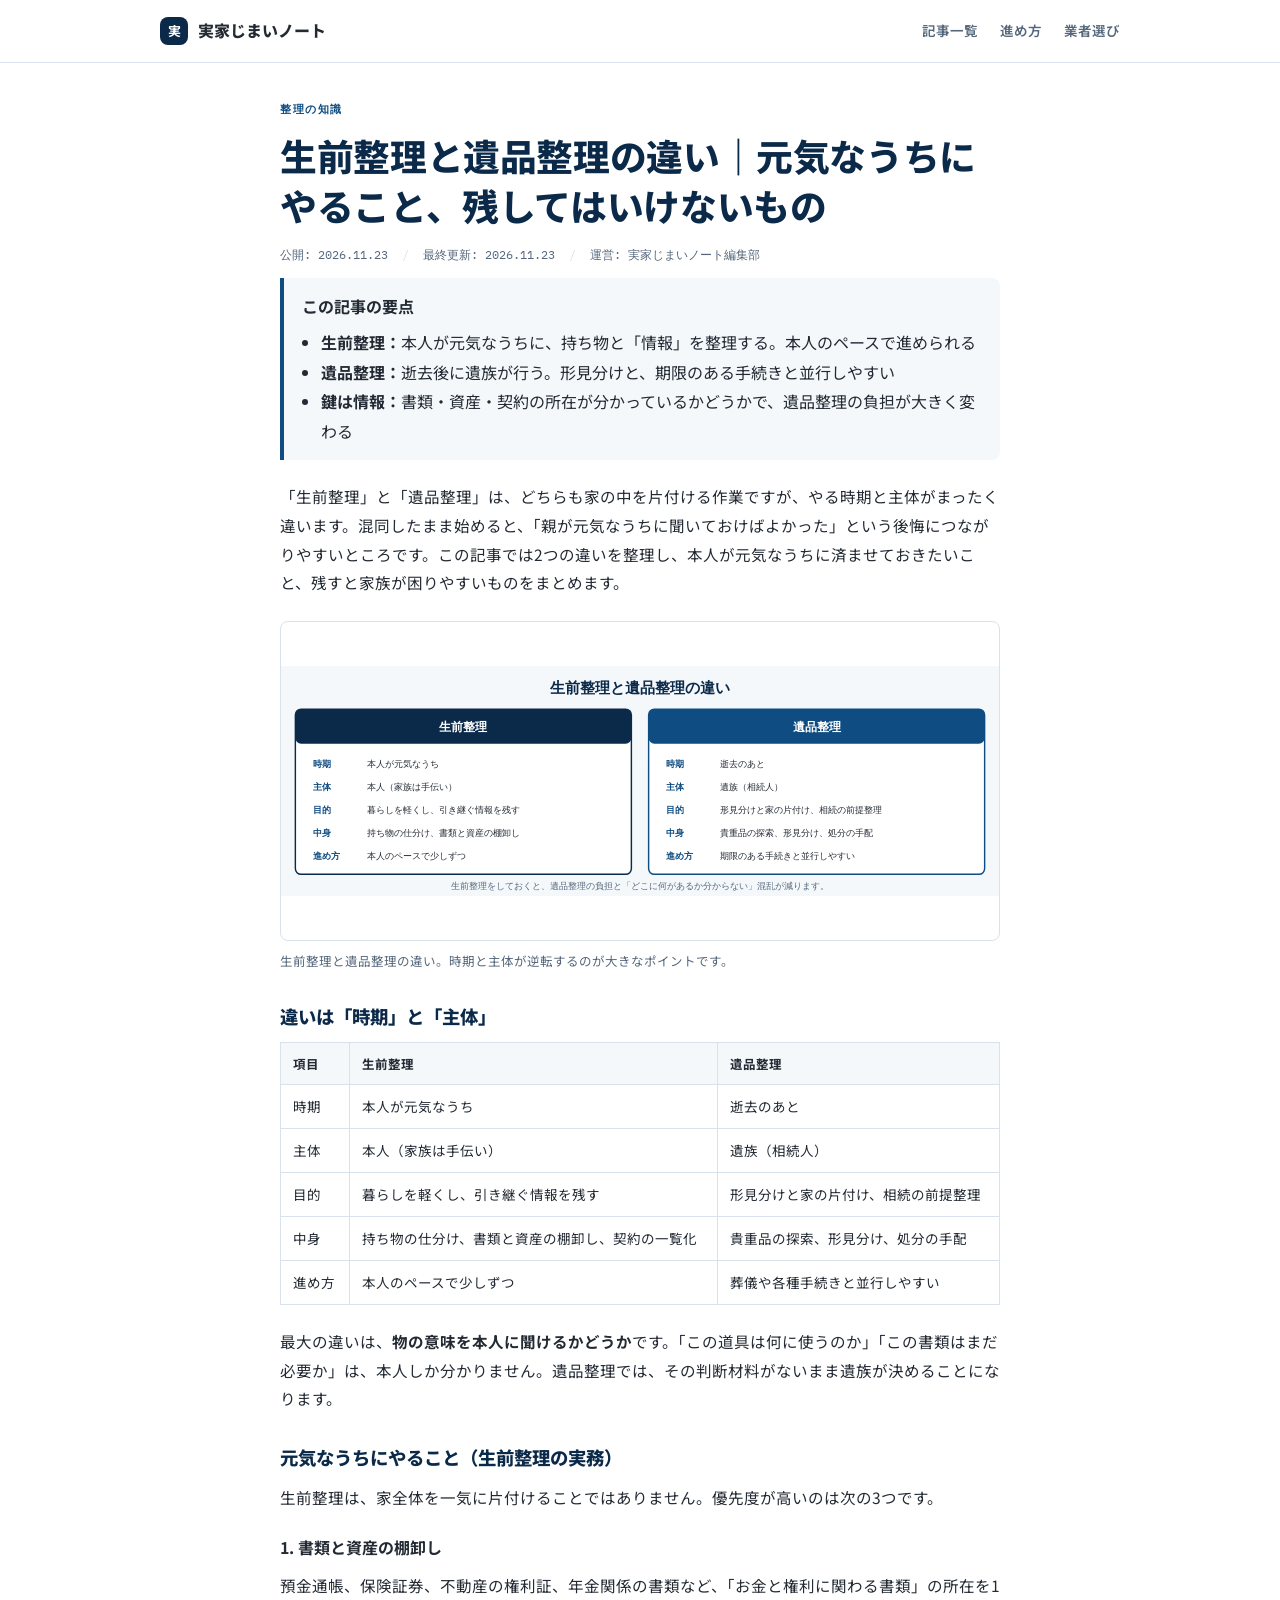
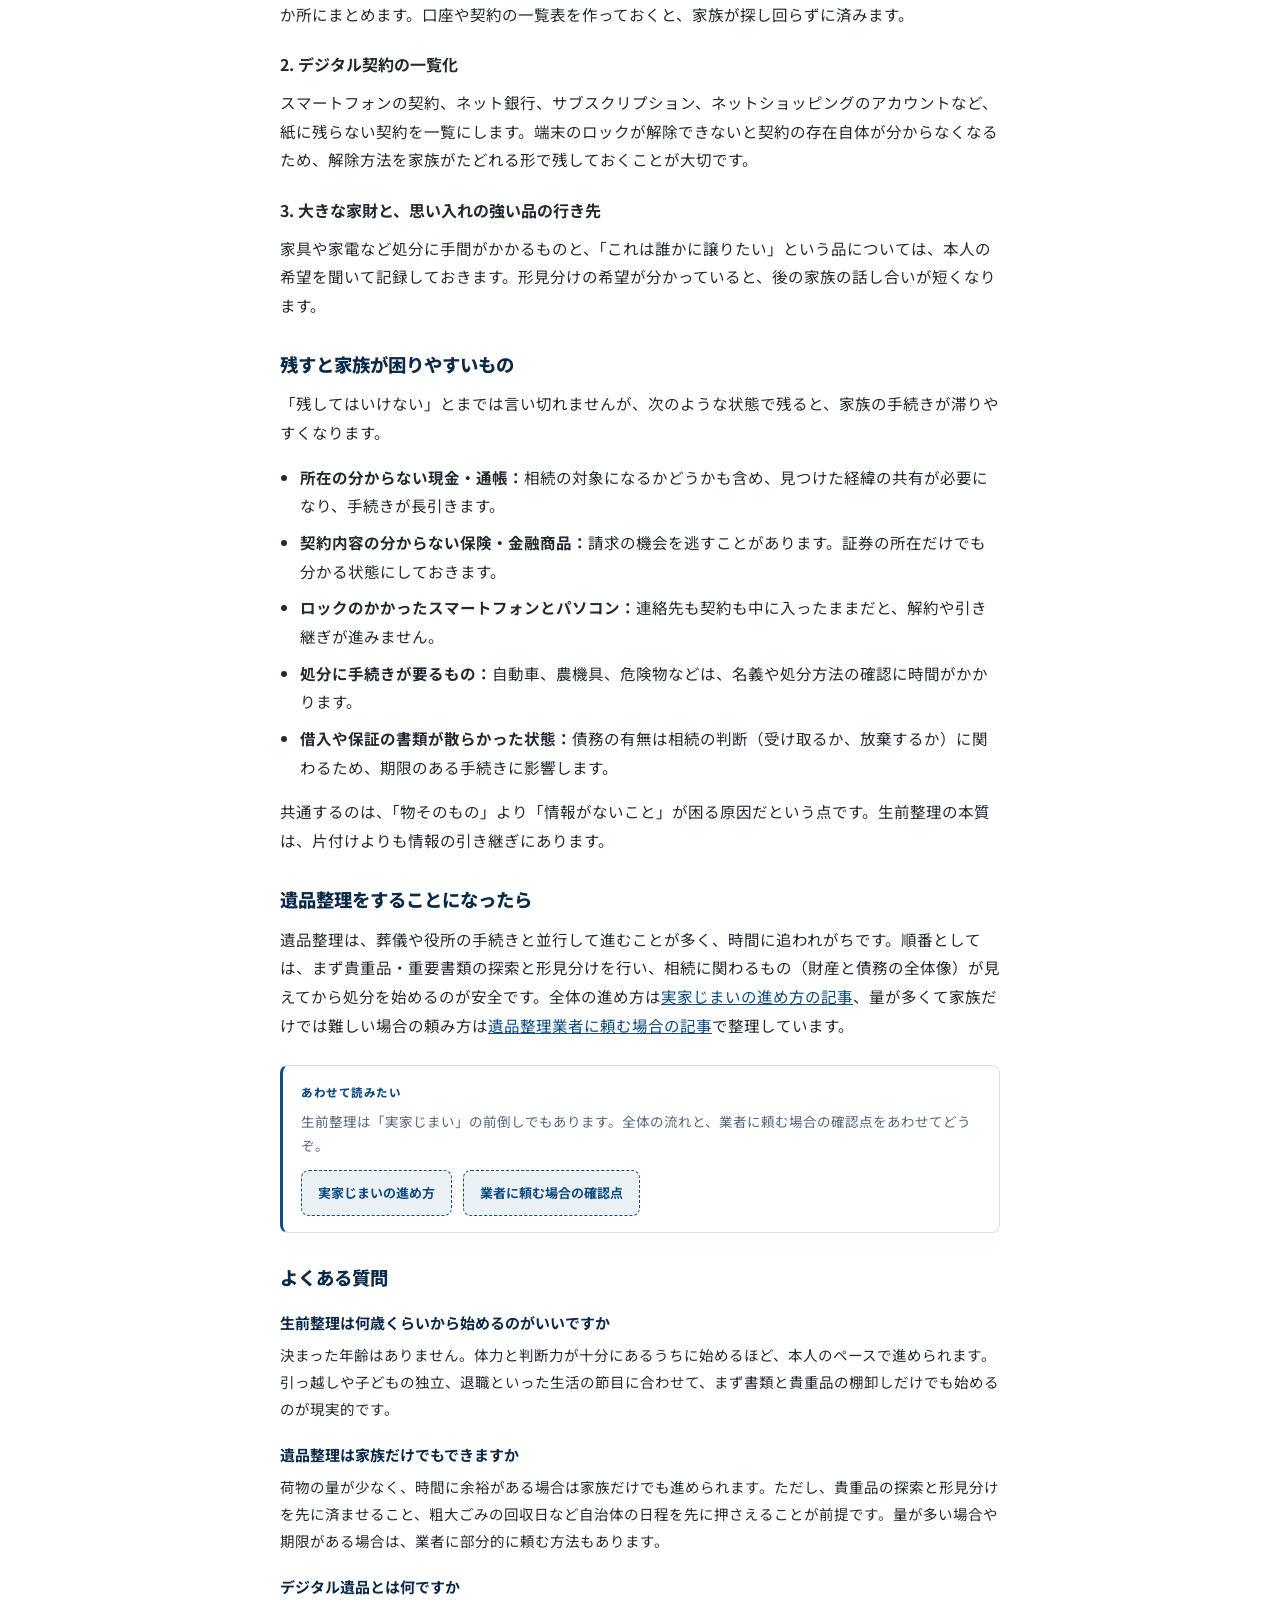
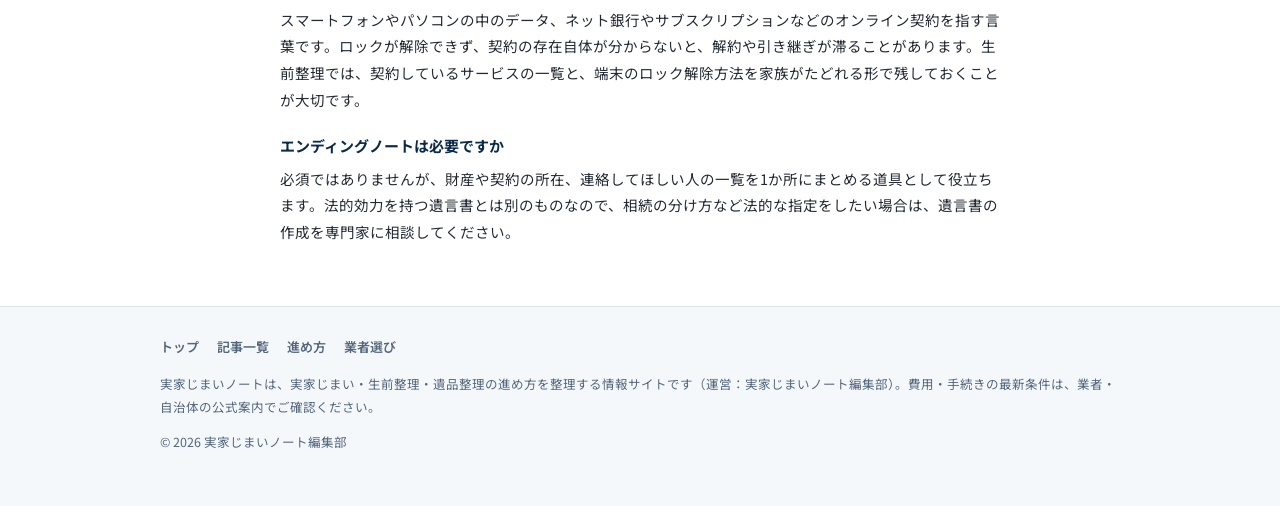
<file: articles/seizen-seiri-to-ihin-seiri.html>
<!doctype html>
<html lang="ja">
<head>
<!-- Google tag (gtag.js) -->
<script async src="https://www.googletagmanager.com/gtag/js?id=G-S2497SSB1M"></script>
<script>
window.dataLayer = window.dataLayer || [];
function gtag(){dataLayer.push(arguments);}
gtag('js', new Date());
gtag('config', 'G-S2497SSB1M');
</script>
<meta charset="utf-8">
<meta name="viewport" content="width=device-width, initial-scale=1">
<script>document.documentElement.classList.add('js');</script>
<title>生前整理と遺品整理の違い｜元気なうちにやること、残してはいけないもの</title>
<meta name="description" content="生前整理は本人が元気なうちに自分の持ち物と情報を整理すること、遺品整理は逝去後に遺族が行う片付けです。時期・主体・目的の違いと、元気なうちに済ませておきたいこと、残すと家族が困りやすいものを整理しました。">
<link rel="canonical" href="https://solederlego8-a11y.github.io/jikka-jimai-note/articles/seizen-seiri-to-ihin-seiri.html">
<meta property="og:title" content="生前整理と遺品整理の違い｜元気なうちにやること、残してはいけないもの">
<meta property="og:description" content="時期・主体・目的の違いと、本人が元気なうちに済ませておきたいことを整理しました。">
<meta property="og:type" content="article">
<meta property="og:url" content="https://solederlego8-a11y.github.io/jikka-jimai-note/articles/seizen-seiri-to-ihin-seiri.html">
<meta property="og:site_name" content="実家じまいノート">
<meta property="og:locale" content="ja_JP">
<meta name="twitter:card" content="summary">
<link rel="preconnect" href="https://fonts.googleapis.com">
<link rel="preconnect" href="https://fonts.gstatic.com" crossorigin>
<link rel="stylesheet" href="https://fonts.googleapis.com/css2?family=Noto+Sans+JP:wght@400;500;700;900&family=IBM+Plex+Mono:wght@400;500;600&display=swap">
<link rel="stylesheet" href="../assets/style.css">
<script type="application/ld+json">
{
"@context": "https://schema.org",
"@type": "Article",
"author": {"@type": "Organization", "name": "実家じまいノート編集部", "url": "https://solederlego8-a11y.github.io/jikka-jimai-note/"},
"headline": "生前整理と遺品整理の違い｜元気なうちにやること、残してはいけないもの",
"description": "生前整理は本人が元気なうちに自分の持ち物と情報を整理すること、遺品整理は逝去後に遺族が行う片付けです。時期・主体・目的の違いと、元気なうちに済ませておきたいこと、残すと家族が困りやすいものを整理しました。",
"datePublished": "2026-11-23",
"dateModified": "2026-11-23",
"articleSection": "整理の知識",
"inLanguage": "ja",
"mainEntityOfPage": {"@type": "WebPage", "@id": "https://solederlego8-a11y.github.io/jikka-jimai-note/articles/seizen-seiri-to-ihin-seiri.html"},
"publisher": {"@type": "Organization", "name": "実家じまいノート編集部", "url": "https://solederlego8-a11y.github.io/jikka-jimai-note/"}
}
</script>
<script type="application/ld+json">
{
"@context": "https://schema.org",
"@type": "BreadcrumbList",
"itemListElement": [
{"@type": "ListItem", "position": 1, "name": "実家じまいノート", "item": "https://solederlego8-a11y.github.io/jikka-jimai-note/"},
{"@type": "ListItem", "position": 2, "name": "記事一覧", "item": "https://solederlego8-a11y.github.io/jikka-jimai-note/blog.html"},
{"@type": "ListItem", "position": 3, "name": "生前整理と遺品整理の違い"}
]
}
</script>
<script type="application/ld+json">
{"@context": "https://schema.org", "@type": "FAQPage", "mainEntity": [{"@type": "Question", "name": "生前整理は何歳くらいから始めるのがいいですか", "acceptedAnswer": {"@type": "Answer", "text": "決まった年齢はありません。体力と判断力が十分にあるうちに始めるほど、本人のペースで進められます。引っ越しや子どもの独立、退職といった生活の節目に合わせて、まず書類と貴重品の棚卸しだけでも始めるのが現実的です。"}}, {"@type": "Question", "name": "遺品整理は家族だけでもできますか", "acceptedAnswer": {"@type": "Answer", "text": "荷物の量が少なく、時間に余裕がある場合は家族だけでも進められます。ただし、貴重品の探索と形見分けを先に済ませること、粗大ごみの回収日など自治体の日程を先に押さえることが前提です。量が多い場合や期限がある場合は、業者に部分的に頼む方法もあります。"}}, {"@type": "Question", "name": "デジタル遺品とは何ですか", "acceptedAnswer": {"@type": "Answer", "text": "スマートフォンやパソコンの中のデータ、ネット銀行やサブスクリプションなどのオンライン契約を指す言葉です。ロックが解除できず、契約の存在自体が分からないと、解約や引き継ぎが滞ることがあります。生前整理では、契約しているサービスの一覧と、端末のロック解除方法を家族がたどれる形で残しておくことが大切です。"}}, {"@type": "Question", "name": "エンディングノートは必要ですか", "acceptedAnswer": {"@type": "Answer", "text": "必須ではありませんが、財産や契約の所在、連絡してほしい人の一覧を1か所にまとめる道具として役立ちます。法的効力を持つ遺言書とは別のものなので、相続の分け方など法的な指定をしたい場合は、遺言書の作成を専門家に相談してください。"}}]}
</script>
</head>
<body>
<header class="site-header">
<div class="bar">
<a class="brand" href="../index.html"><span class="mark">実</span>実家じまいノート</a>
<nav class="mainnav">
<a href="../blog.html">記事一覧</a>
<a href="jikka-jimai-susumekata.html">進め方</a>
<a href="ihin-seiri-gyosha-erabikata.html">業者選び</a>
</nav>
</div>
</header>

<main>
<div class="wrap">
<div class="hero" style="padding-top:36px;">
<p class="eyebrow">整理の知識</p>
<h1>生前整理と遺品整理の違い｜元気なうちにやること、残してはいけないもの</h1>
<p class="artmeta"><time datetime="2026-11-23">公開: 2026.11.23</time><span class="sep">/</span><time datetime="2026-11-23">最終更新: 2026.11.23</time><span class="sep">/</span>運営: 実家じまいノート編集部</p>
</div>

<div class="tldr">
<p><strong>この記事の要点</strong></p>
<ul>
<li><strong>生前整理：</strong>本人が元気なうちに、持ち物と「情報」を整理する。本人のペースで進められる</li>
<li><strong>遺品整理：</strong>逝去後に遺族が行う。形見分けと、期限のある手続きと並行しやすい</li>
<li><strong>鍵は情報：</strong>書類・資産・契約の所在が分かっているかどうかで、遺品整理の負担が大きく変わる</li>
</ul>
</div>

<article class="prose">

<p>「生前整理」と「遺品整理」は、どちらも家の中を片付ける作業ですが、やる時期と主体がまったく違います。混同したまま始めると、「親が元気なうちに聞いておけばよかった」という後悔につながりやすいところです。この記事では2つの違いを整理し、本人が元気なうちに済ませておきたいこと、残すと家族が困りやすいものをまとめます。</p>

<figure class="fig">
<img src="../assets/hikaku.svg" alt="生前整理と遺品整理の違いを比べた図解" width="1000" height="320">
<figcaption>生前整理と遺品整理の違い。時期と主体が逆転するのが大きなポイントです。</figcaption>
</figure>

<h2>違いは「時期」と「主体」</h2>
<div class="tablewrap">
<table class="grid">
<thead><tr><th>項目</th><th>生前整理</th><th>遺品整理</th></tr></thead>
<tbody>
<tr><td>時期</td><td>本人が元気なうち</td><td>逝去のあと</td></tr>
<tr><td>主体</td><td>本人（家族は手伝い）</td><td>遺族（相続人）</td></tr>
<tr><td>目的</td><td>暮らしを軽くし、引き継ぐ情報を残す</td><td>形見分けと家の片付け、相続の前提整理</td></tr>
<tr><td>中身</td><td>持ち物の仕分け、書類と資産の棚卸し、契約の一覧化</td><td>貴重品の探索、形見分け、処分の手配</td></tr>
<tr><td>進め方</td><td>本人のペースで少しずつ</td><td>葬儀や各種手続きと並行しやすい</td></tr>
</tbody>
</table>
</div>
<p>最大の違いは、<strong>物の意味を本人に聞けるかどうか</strong>です。「この道具は何に使うのか」「この書類はまだ必要か」は、本人しか分かりません。遺品整理では、その判断材料がないまま遺族が決めることになります。</p>

<h2>元気なうちにやること（生前整理の実務）</h2>
<p>生前整理は、家全体を一気に片付けることではありません。優先度が高いのは次の3つです。</p>
<h3>1. 書類と資産の棚卸し</h3>
<p>預金通帳、保険証券、不動産の権利証、年金関係の書類など、「お金と権利に関わる書類」の所在を1か所にまとめます。口座や契約の一覧表を作っておくと、家族が探し回らずに済みます。</p>
<h3>2. デジタル契約の一覧化</h3>
<p>スマートフォンの契約、ネット銀行、サブスクリプション、ネットショッピングのアカウントなど、紙に残らない契約を一覧にします。端末のロックが解除できないと契約の存在自体が分からなくなるため、解除方法を家族がたどれる形で残しておくことが大切です。</p>
<h3>3. 大きな家財と、思い入れの強い品の行き先</h3>
<p>家具や家電など処分に手間がかかるものと、「これは誰かに譲りたい」という品については、本人の希望を聞いて記録しておきます。形見分けの希望が分かっていると、後の家族の話し合いが短くなります。</p>

<h2>残すと家族が困りやすいもの</h2>
<p>「残してはいけない」とまでは言い切れませんが、次のような状態で残ると、家族の手続きが滞りやすくなります。</p>
<ul>
<li><strong>所在の分からない現金・通帳：</strong>相続の対象になるかどうかも含め、見つけた経緯の共有が必要になり、手続きが長引きます。</li>
<li><strong>契約内容の分からない保険・金融商品：</strong>請求の機会を逃すことがあります。証券の所在だけでも分かる状態にしておきます。</li>
<li><strong>ロックのかかったスマートフォンとパソコン：</strong>連絡先も契約も中に入ったままだと、解約や引き継ぎが進みません。</li>
<li><strong>処分に手続きが要るもの：</strong>自動車、農機具、危険物などは、名義や処分方法の確認に時間がかかります。</li>
<li><strong>借入や保証の書類が散らかった状態：</strong>債務の有無は相続の判断（受け取るか、放棄するか）に関わるため、期限のある手続きに影響します。</li>
</ul>
<p>共通するのは、「物そのもの」より「情報がないこと」が困る原因だという点です。生前整理の本質は、片付けよりも情報の引き継ぎにあります。</p>

<h2>遺品整理をすることになったら</h2>
<p>遺品整理は、葬儀や役所の手続きと並行して進むことが多く、時間に追われがちです。順番としては、まず貴重品・重要書類の探索と形見分けを行い、相続に関わるもの（財産と債務の全体像）が見えてから処分を始めるのが安全です。全体の進め方は<a href="jikka-jimai-susumekata.html">実家じまいの進め方の記事</a>、量が多くて家族だけでは難しい場合の頼み方は<a href="ihin-seiri-gyosha-erabikata.html">遺品整理業者に頼む場合の記事</a>で整理しています。</p>

<div class="midcta">
<p class="mt">あわせて読みたい</p>
<p class="md">生前整理は「実家じまい」の前倒しでもあります。全体の流れと、業者に頼む場合の確認点をあわせてどうぞ。</p>
<a class="cta" href="jikka-jimai-susumekata.html">実家じまいの進め方</a>
<a class="cta" href="ihin-seiri-gyosha-erabikata.html">業者に頼む場合の確認点</a>
</div>

<h2>よくある質問</h2>
<dl class="faq">
<dt>生前整理は何歳くらいから始めるのがいいですか</dt>
<dd>決まった年齢はありません。体力と判断力が十分にあるうちに始めるほど、本人のペースで進められます。引っ越しや子どもの独立、退職といった生活の節目に合わせて、まず書類と貴重品の棚卸しだけでも始めるのが現実的です。</dd>
<dt>遺品整理は家族だけでもできますか</dt>
<dd>荷物の量が少なく、時間に余裕がある場合は家族だけでも進められます。ただし、貴重品の探索と形見分けを先に済ませること、粗大ごみの回収日など自治体の日程を先に押さえることが前提です。量が多い場合や期限がある場合は、業者に部分的に頼む方法もあります。</dd>
<dt>デジタル遺品とは何ですか</dt>
<dd>スマートフォンやパソコンの中のデータ、ネット銀行やサブスクリプションなどのオンライン契約を指す言葉です。ロックが解除できず、契約の存在自体が分からないと、解約や引き継ぎが滞ることがあります。生前整理では、契約しているサービスの一覧と、端末のロック解除方法を家族がたどれる形で残しておくことが大切です。</dd>
<dt>エンディングノートは必要ですか</dt>
<dd>必須ではありませんが、財産や契約の所在、連絡してほしい人の一覧を1か所にまとめる道具として役立ちます。法的効力を持つ遺言書とは別のものなので、相続の分け方など法的な指定をしたい場合は、遺言書の作成を専門家に相談してください。</dd>
</dl>

</article>
</div>
</main>

<footer class="site-footer">
  <div class="fin">
    <nav>
      <a href="../index.html">トップ</a>
      <a href="../blog.html">記事一覧</a>
      <a href="jikka-jimai-susumekata.html">進め方</a>
      <a href="ihin-seiri-gyosha-erabikata.html">業者選び</a>
    </nav>
    <p>実家じまいノートは、実家じまい・生前整理・遺品整理の進め方を整理する情報サイトです（運営：実家じまいノート編集部）。費用・手続きの最新条件は、業者・自治体の公式案内でご確認ください。</p>
    <p>© 2026 実家じまいノート編集部</p>
  </div>
</footer>

<script>
(function(){
  var els=document.querySelectorAll('.fade');
  if(!('IntersectionObserver' in window)){els.forEach(function(e){e.classList.add('in')});return;}
  var io=new IntersectionObserver(function(es){es.forEach(function(en){if(en.isIntersecting){en.target.classList.add('in');io.unobserve(en.target);}});},{threshold:0.08});
  els.forEach(function(e){io.observe(e);});
  setTimeout(function(){els.forEach(function(e){e.classList.add('in')});},2500);
})();
</script>
</body>
</html>
</file>
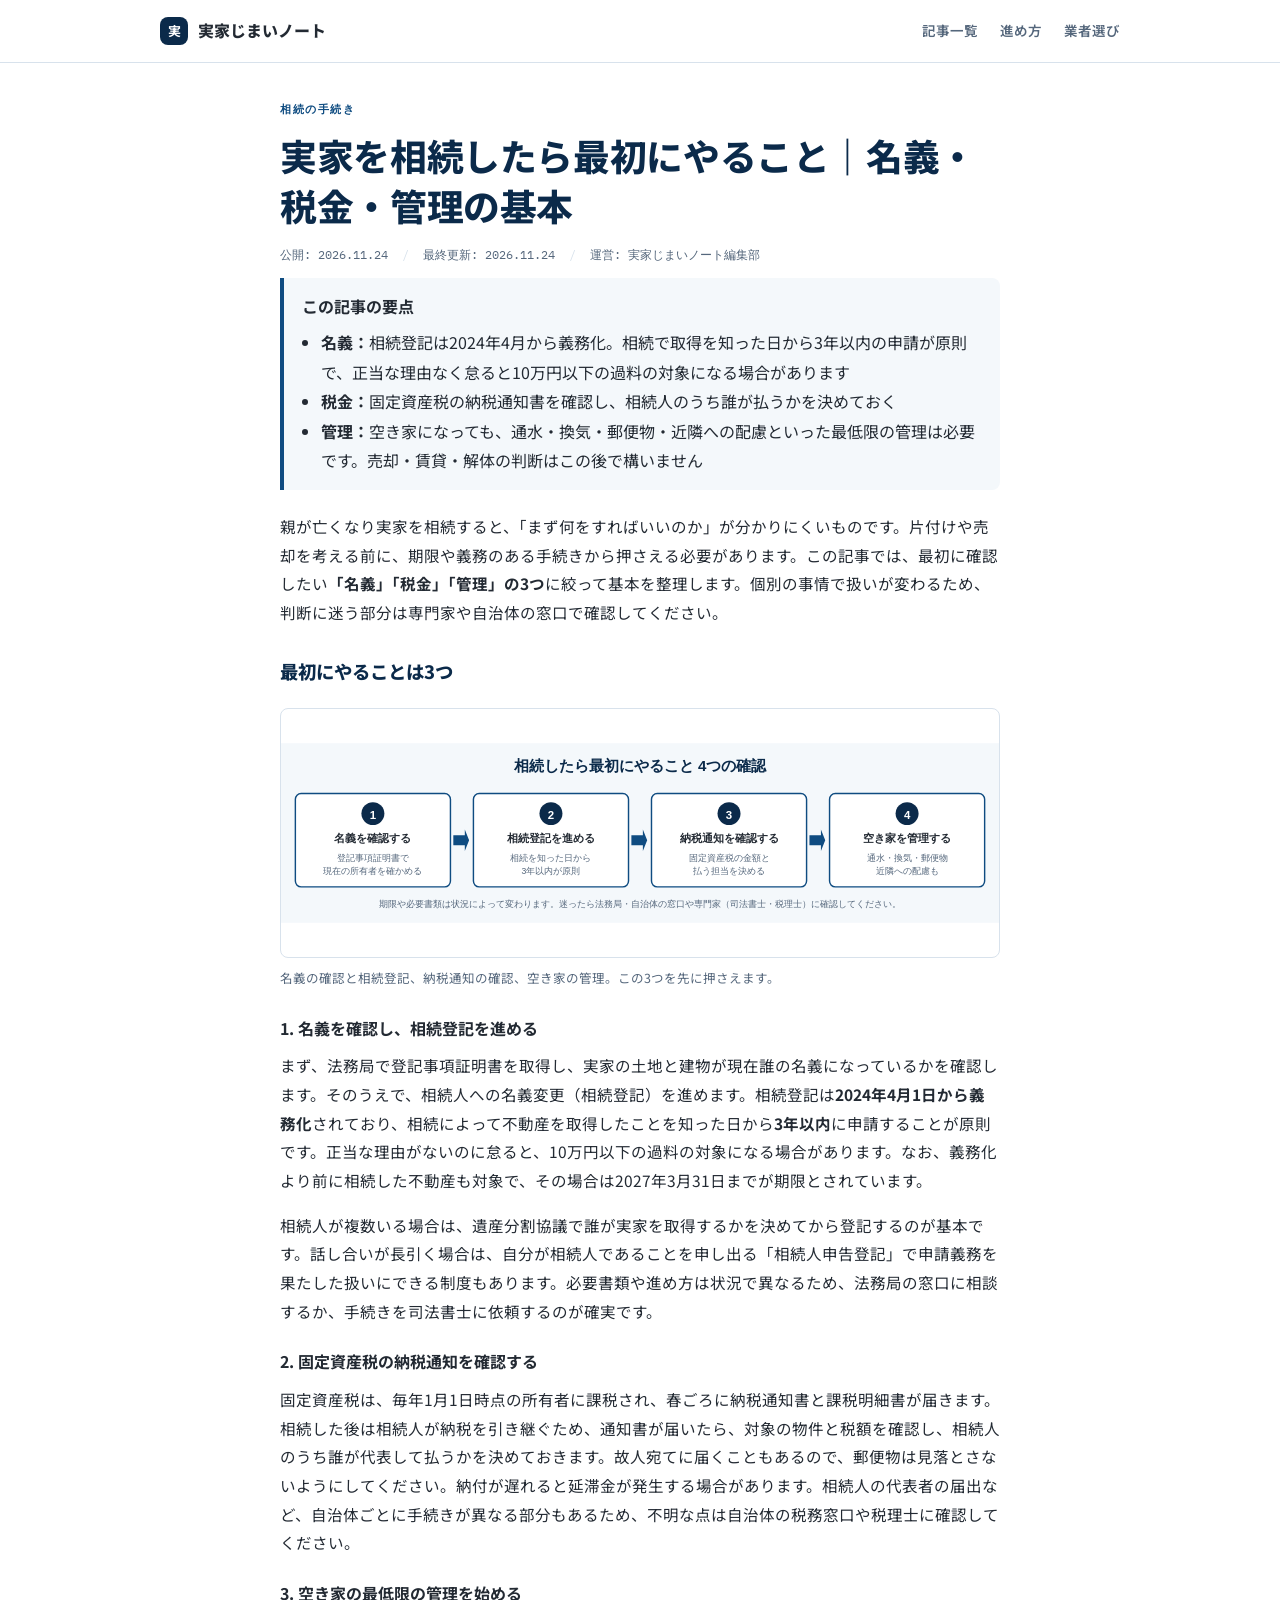
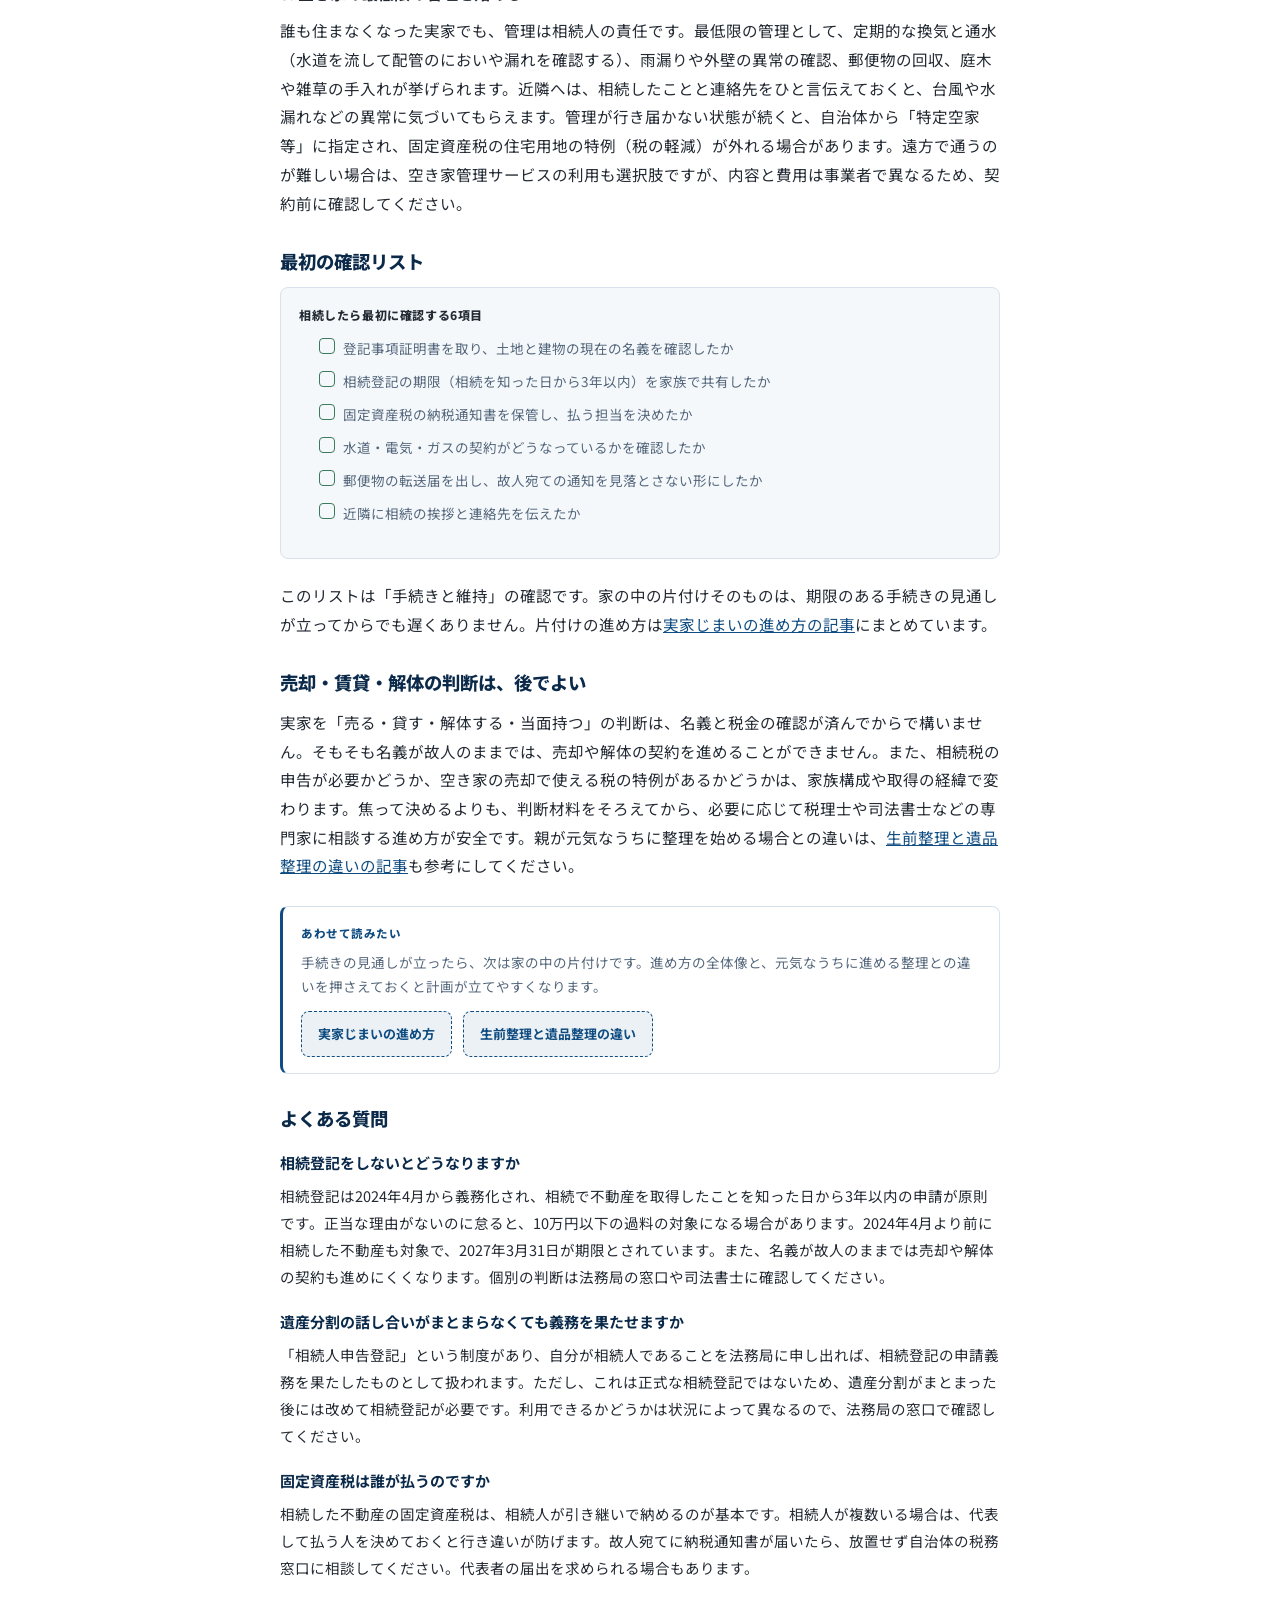
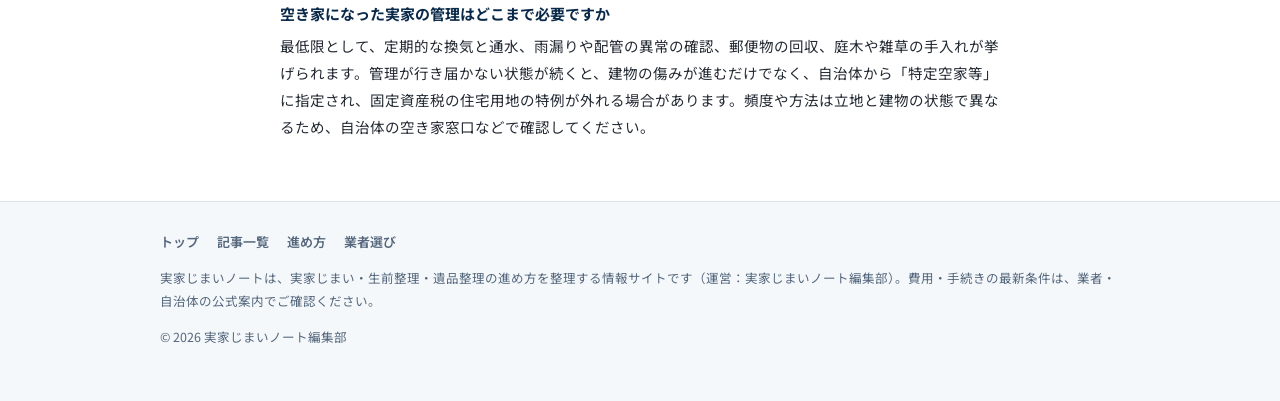
<file: articles/sozoku-jikka-saisho.html>
<!doctype html>
<html lang="ja">
<head>
<!-- Google tag (gtag.js) -->
<script async src="https://www.googletagmanager.com/gtag/js?id=G-S2497SSB1M"></script>
<script>
window.dataLayer = window.dataLayer || [];
function gtag(){dataLayer.push(arguments);}
gtag('js', new Date());
gtag('config', 'G-S2497SSB1M');
</script>
<meta charset="utf-8">
<meta name="viewport" content="width=device-width, initial-scale=1">
<script>document.documentElement.classList.add('js');</script>
<title>実家を相続したら最初にやること｜名義・税金・管理の基本</title>
<meta name="description" content="実家を相続したら、最初に確認するのは「名義（相続登記）」「固定資産税の納税通知」「空き家の管理」の3つです。相続登記は2024年4月から義務化され、相続を知った日から3年以内の申請が原則です。売却や解体の判断を急がず、まず押さえる基本を整理しました。">
<link rel="canonical" href="https://solederlego8-a11y.github.io/jikka-jimai-note/articles/sozoku-jikka-saisho.html">
<meta property="og:title" content="実家を相続したら最初にやること｜名義・税金・管理の基本">
<meta property="og:description" content="相続登記・固定資産税・空き家の管理。相続した実家で最初に押さえる3つの基本を整理しました。">
<meta property="og:type" content="article">
<meta property="og:url" content="https://solederlego8-a11y.github.io/jikka-jimai-note/articles/sozoku-jikka-saisho.html">
<meta property="og:site_name" content="実家じまいノート">
<meta property="og:locale" content="ja_JP">
<meta name="twitter:card" content="summary">
<link rel="preconnect" href="https://fonts.googleapis.com">
<link rel="preconnect" href="https://fonts.gstatic.com" crossorigin>
<link rel="stylesheet" href="https://fonts.googleapis.com/css2?family=Noto+Sans+JP:wght@400;500;700;900&family=IBM+Plex+Mono:wght@400;500;600&display=swap">
<link rel="stylesheet" href="../assets/style.css">
<script type="application/ld+json">
{
"@context": "https://schema.org",
"@type": "Article",
"author": {"@type": "Organization", "name": "実家じまいノート編集部", "url": "https://solederlego8-a11y.github.io/jikka-jimai-note/"},
"headline": "実家を相続したら最初にやること｜名義・税金・管理の基本",
"description": "実家を相続したら、最初に確認するのは「名義（相続登記）」「固定資産税の納税通知」「空き家の管理」の3つです。相続登記は2024年4月から義務化され、相続を知った日から3年以内の申請が原則です。売却や解体の判断を急がず、まず押さえる基本を整理しました。",
"datePublished": "2026-11-24",
"dateModified": "2026-11-24",
"articleSection": "相続の手続き",
"inLanguage": "ja",
"mainEntityOfPage": {"@type": "WebPage", "@id": "https://solederlego8-a11y.github.io/jikka-jimai-note/articles/sozoku-jikka-saisho.html"},
"publisher": {"@type": "Organization", "name": "実家じまいノート編集部", "url": "https://solederlego8-a11y.github.io/jikka-jimai-note/"}
}
</script>
<script type="application/ld+json">
{
"@context": "https://schema.org",
"@type": "BreadcrumbList",
"itemListElement": [
{"@type": "ListItem", "position": 1, "name": "実家じまいノート", "item": "https://solederlego8-a11y.github.io/jikka-jimai-note/"},
{"@type": "ListItem", "position": 2, "name": "記事一覧", "item": "https://solederlego8-a11y.github.io/jikka-jimai-note/blog.html"},
{"@type": "ListItem", "position": 3, "name": "実家を相続したら最初にやること"}
]
}
</script>
<script type="application/ld+json">
{"@context": "https://schema.org", "@type": "FAQPage", "mainEntity": [{"@type": "Question", "name": "相続登記をしないとどうなりますか", "acceptedAnswer": {"@type": "Answer", "text": "相続登記は2024年4月から義務化され、相続で不動産を取得したことを知った日から3年以内の申請が原則です。正当な理由がないのに怠ると、10万円以下の過料の対象になる場合があります。2024年4月より前に相続した不動産も対象で、2027年3月31日が期限とされています。また、名義が故人のままでは売却や解体の契約も進めにくくなります。個別の判断は法務局の窓口や司法書士に確認してください。"}}, {"@type": "Question", "name": "遺産分割の話し合いがまとまらなくても義務を果たせますか", "acceptedAnswer": {"@type": "Answer", "text": "「相続人申告登記」という制度があり、自分が相続人であることを法務局に申し出れば、相続登記の申請義務を果たしたものとして扱われます。ただし、これは正式な相続登記ではないため、遺産分割がまとまった後には改めて相続登記が必要です。利用できるかどうかは状況によって異なるので、法務局の窓口で確認してください。"}}, {"@type": "Question", "name": "固定資産税は誰が払うのですか", "acceptedAnswer": {"@type": "Answer", "text": "相続した不動産の固定資産税は、相続人が引き継いで納めるのが基本です。相続人が複数いる場合は、代表して払う人を決めておくと行き違いが防げます。故人宛てに納税通知書が届いたら、放置せず自治体の税務窓口に相談してください。代表者の届出を求められる場合もあります。"}}, {"@type": "Question", "name": "空き家になった実家の管理はどこまで必要ですか", "acceptedAnswer": {"@type": "Answer", "text": "最低限として、定期的な換気と通水、雨漏りや配管の異常の確認、郵便物の回収、庭木や雑草の手入れが挙げられます。管理が行き届かない状態が続くと、建物の傷みが進むだけでなく、自治体から「特定空家等」に指定され、固定資産税の住宅用地の特例が外れる場合があります。頻度や方法は立地と建物の状態で異なるため、自治体の空き家窓口などで確認してください。"}}]}
</script>
</head>
<body>
<header class="site-header">
<div class="bar">
<a class="brand" href="../index.html"><span class="mark">実</span>実家じまいノート</a>
<nav class="mainnav">
<a href="../blog.html">記事一覧</a>
<a href="jikka-jimai-susumekata.html">進め方</a>
<a href="ihin-seiri-gyosha-erabikata.html">業者選び</a>
</nav>
</div>
</header>

<main>
<div class="wrap">
<div class="hero" style="padding-top:36px;">
<p class="eyebrow">相続の手続き</p>
<h1>実家を相続したら最初にやること｜名義・税金・管理の基本</h1>
<p class="artmeta"><time datetime="2026-11-24">公開: 2026.11.24</time><span class="sep">/</span><time datetime="2026-11-24">最終更新: 2026.11.24</time><span class="sep">/</span>運営: 実家じまいノート編集部</p>
</div>

<div class="tldr">
<p><strong>この記事の要点</strong></p>
<ul>
<li><strong>名義：</strong>相続登記は2024年4月から義務化。相続で取得を知った日から3年以内の申請が原則で、正当な理由なく怠ると10万円以下の過料の対象になる場合があります</li>
<li><strong>税金：</strong>固定資産税の納税通知書を確認し、相続人のうち誰が払うかを決めておく</li>
<li><strong>管理：</strong>空き家になっても、通水・換気・郵便物・近隣への配慮といった最低限の管理は必要です。売却・賃貸・解体の判断はこの後で構いません</li>
</ul>
</div>

<article class="prose">

<p>親が亡くなり実家を相続すると、「まず何をすればいいのか」が分かりにくいものです。片付けや売却を考える前に、期限や義務のある手続きから押さえる必要があります。この記事では、最初に確認したい<strong>「名義」「税金」「管理」の3つ</strong>に絞って基本を整理します。個別の事情で扱いが変わるため、判断に迷う部分は専門家や自治体の窓口で確認してください。</p>

<h2>最初にやることは3つ</h2>

<figure class="fig">
<img src="../assets/sozoku-steps.svg" alt="実家を相続したら最初にやることの図解" width="1000" height="250">
<figcaption>名義の確認と相続登記、納税通知の確認、空き家の管理。この3つを先に押さえます。</figcaption>
</figure>

<h3>1. 名義を確認し、相続登記を進める</h3>
<p>まず、法務局で登記事項証明書を取得し、実家の土地と建物が現在誰の名義になっているかを確認します。そのうえで、相続人への名義変更（相続登記）を進めます。相続登記は<strong>2024年4月1日から義務化</strong>されており、相続によって不動産を取得したことを知った日から<strong>3年以内</strong>に申請することが原則です。正当な理由がないのに怠ると、10万円以下の過料の対象になる場合があります。なお、義務化より前に相続した不動産も対象で、その場合は2027年3月31日までが期限とされています。</p>
<p>相続人が複数いる場合は、遺産分割協議で誰が実家を取得するかを決めてから登記するのが基本です。話し合いが長引く場合は、自分が相続人であることを申し出る「相続人申告登記」で申請義務を果たした扱いにできる制度もあります。必要書類や進め方は状況で異なるため、法務局の窓口に相談するか、手続きを司法書士に依頼するのが確実です。</p>

<h3>2. 固定資産税の納税通知を確認する</h3>
<p>固定資産税は、毎年1月1日時点の所有者に課税され、春ごろに納税通知書と課税明細書が届きます。相続した後は相続人が納税を引き継ぐため、通知書が届いたら、対象の物件と税額を確認し、相続人のうち誰が代表して払うかを決めておきます。故人宛てに届くこともあるので、郵便物は見落とさないようにしてください。納付が遅れると延滞金が発生する場合があります。相続人の代表者の届出など、自治体ごとに手続きが異なる部分もあるため、不明な点は自治体の税務窓口や税理士に確認してください。</p>

<h3>3. 空き家の最低限の管理を始める</h3>
<p>誰も住まなくなった実家でも、管理は相続人の責任です。最低限の管理として、定期的な換気と通水（水道を流して配管のにおいや漏れを確認する）、雨漏りや外壁の異常の確認、郵便物の回収、庭木や雑草の手入れが挙げられます。近隣へは、相続したことと連絡先をひと言伝えておくと、台風や水漏れなどの異常に気づいてもらえます。管理が行き届かない状態が続くと、自治体から「特定空家等」に指定され、固定資産税の住宅用地の特例（税の軽減）が外れる場合があります。遠方で通うのが難しい場合は、空き家管理サービスの利用も選択肢ですが、内容と費用は事業者で異なるため、契約前に確認してください。</p>

<h2>最初の確認リスト</h2>
<div class="checklist">
<p class="ct">相続したら最初に確認する6項目</p>
<ul>
<li>登記事項証明書を取り、土地と建物の現在の名義を確認したか</li>
<li>相続登記の期限（相続を知った日から3年以内）を家族で共有したか</li>
<li>固定資産税の納税通知書を保管し、払う担当を決めたか</li>
<li>水道・電気・ガスの契約がどうなっているかを確認したか</li>
<li>郵便物の転送届を出し、故人宛ての通知を見落とさない形にしたか</li>
<li>近隣に相続の挨拶と連絡先を伝えたか</li>
</ul>
</div>
<p>このリストは「手続きと維持」の確認です。家の中の片付けそのものは、期限のある手続きの見通しが立ってからでも遅くありません。片付けの進め方は<a href="jikka-jimai-susumekata.html">実家じまいの進め方の記事</a>にまとめています。</p>

<h2>売却・賃貸・解体の判断は、後でよい</h2>
<p>実家を「売る・貸す・解体する・当面持つ」の判断は、名義と税金の確認が済んでからで構いません。そもそも名義が故人のままでは、売却や解体の契約を進めることができません。また、相続税の申告が必要かどうか、空き家の売却で使える税の特例があるかどうかは、家族構成や取得の経緯で変わります。焦って決めるよりも、判断材料をそろえてから、必要に応じて税理士や司法書士などの専門家に相談する進め方が安全です。親が元気なうちに整理を始める場合との違いは、<a href="seizen-seiri-to-ihin-seiri.html">生前整理と遺品整理の違いの記事</a>も参考にしてください。</p>

<div class="midcta">
<p class="mt">あわせて読みたい</p>
<p class="md">手続きの見通しが立ったら、次は家の中の片付けです。進め方の全体像と、元気なうちに進める整理との違いを押さえておくと計画が立てやすくなります。</p>
<a class="cta" href="jikka-jimai-susumekata.html">実家じまいの進め方</a>
<a class="cta" href="seizen-seiri-to-ihin-seiri.html">生前整理と遺品整理の違い</a>
</div>

<h2>よくある質問</h2>
<dl class="faq">
<dt>相続登記をしないとどうなりますか</dt>
<dd>相続登記は2024年4月から義務化され、相続で不動産を取得したことを知った日から3年以内の申請が原則です。正当な理由がないのに怠ると、10万円以下の過料の対象になる場合があります。2024年4月より前に相続した不動産も対象で、2027年3月31日が期限とされています。また、名義が故人のままでは売却や解体の契約も進めにくくなります。個別の判断は法務局の窓口や司法書士に確認してください。</dd>
<dt>遺産分割の話し合いがまとまらなくても義務を果たせますか</dt>
<dd>「相続人申告登記」という制度があり、自分が相続人であることを法務局に申し出れば、相続登記の申請義務を果たしたものとして扱われます。ただし、これは正式な相続登記ではないため、遺産分割がまとまった後には改めて相続登記が必要です。利用できるかどうかは状況によって異なるので、法務局の窓口で確認してください。</dd>
<dt>固定資産税は誰が払うのですか</dt>
<dd>相続した不動産の固定資産税は、相続人が引き継いで納めるのが基本です。相続人が複数いる場合は、代表して払う人を決めておくと行き違いが防げます。故人宛てに納税通知書が届いたら、放置せず自治体の税務窓口に相談してください。代表者の届出を求められる場合もあります。</dd>
<dt>空き家になった実家の管理はどこまで必要ですか</dt>
<dd>最低限として、定期的な換気と通水、雨漏りや配管の異常の確認、郵便物の回収、庭木や雑草の手入れが挙げられます。管理が行き届かない状態が続くと、建物の傷みが進むだけでなく、自治体から「特定空家等」に指定され、固定資産税の住宅用地の特例が外れる場合があります。頻度や方法は立地と建物の状態で異なるため、自治体の空き家窓口などで確認してください。</dd>
</dl>

</article>
</div>
</main>

<footer class="site-footer">
  <div class="fin">
    <nav>
      <a href="../index.html">トップ</a>
      <a href="../blog.html">記事一覧</a>
      <a href="jikka-jimai-susumekata.html">進め方</a>
      <a href="ihin-seiri-gyosha-erabikata.html">業者選び</a>
    </nav>
    <p>実家じまいノートは、実家じまい・生前整理・遺品整理の進め方を整理する情報サイトです（運営：実家じまいノート編集部）。費用・手続きの最新条件は、業者・自治体の公式案内でご確認ください。</p>
    <p>© 2026 実家じまいノート編集部</p>
  </div>
</footer>

<script>
(function(){
  var els=document.querySelectorAll('.fade');
  if(!('IntersectionObserver' in window)){els.forEach(function(e){e.classList.add('in')});return;}
  var io=new IntersectionObserver(function(es){es.forEach(function(en){if(en.isIntersecting){en.target.classList.add('in');io.unobserve(en.target);}});},{threshold:0.08});
  els.forEach(function(e){io.observe(e);});
  setTimeout(function(){els.forEach(function(e){e.classList.add('in')});},2500);
})();
</script>
</body>
</html>
</file>
<file: assets/style.css>
:root{
  --bg:#FFFFFF;
  --bg-alt:#F4F8FB;
  --surface:#FFFFFF;
  --hairline:#D8E2EC;
  --ink:#232A33;
  --ink-muted:#55677C;
  --navy:#0B2A4A;
  --blue:#0F4C81;
  --blue-hover:#0B3A63;
  --blue-tint:rgba(15,76,129,0.08);
  --accent:#3D7A5C;
  --radius:8px;
}
*{box-sizing:border-box;}
html{scroll-behavior:smooth;}
body{
  margin:0;
  background:var(--bg);
  color:var(--ink);
  font-family:"Noto Sans JP","Hiragino Sans","Yu Gothic UI",sans-serif;
  line-height:1.85;
  -webkit-font-smoothing:antialiased;
}
.mono{font-family:"IBM Plex Mono",ui-monospace,Consolas,monospace;}
a{color:var(--blue);}
a:hover{color:var(--blue-hover);}
img{max-width:100%;display:block;}
:focus-visible{outline:2px solid var(--blue);outline-offset:2px;}

.wrap{max-width:760px;margin:0 auto;padding:0 20px;}
.wrap-wide{max-width:1000px;margin:0 auto;padding:0 20px;}

header.site-header{
  border-bottom:1px solid var(--hairline);
  background:var(--surface);
  position:sticky;top:0;z-index:10;
}
header.site-header .bar{
  max-width:1000px;margin:0 auto;padding:16px 20px;
  display:flex;align-items:center;justify-content:space-between;gap:16px;
}
.brand{
  display:flex;align-items:center;gap:10px;
  font-weight:800;font-size:16px;color:var(--ink);text-decoration:none;
}
.brand .mark{
  width:28px;height:28px;border-radius:var(--radius);background:var(--navy);
  color:#fff;display:flex;align-items:center;justify-content:center;
  font-weight:700;font-size:13px;
}
nav.mainnav{display:flex;gap:22px;font-size:13.5px;}
nav.mainnav a{color:var(--ink-muted);text-decoration:none;font-weight:600;}
nav.mainnav a:hover{color:var(--blue);}

.disclosure{
  display:flex;gap:10px;align-items:flex-start;
  background:var(--bg-alt);border:1px solid var(--hairline);border-radius:var(--radius);
  padding:14px 16px;font-size:12.5px;line-height:1.7;color:var(--ink-muted);
  margin:0 0 28px;
}
.disclosure .dot{
  flex:0 0 auto;width:16px;height:16px;border-radius:50%;
  border:1.5px solid var(--ink-muted);display:flex;align-items:center;justify-content:center;
  font-size:10px;font-weight:800;margin-top:2px;
}

.hero{padding:48px 0 8px;}
.hero-grid{display:grid;grid-template-columns:1fr;gap:8px;}
.eyebrow{
  font-family:"IBM Plex Mono",monospace;font-size:11px;font-weight:700;
  letter-spacing:.14em;text-transform:uppercase;color:var(--blue);margin:0 0 12px;
}
h1{font-size:clamp(1.65rem,4.2vw,2.3rem);line-height:1.35;font-weight:800;margin:0 0 14px;letter-spacing:-.01em;color:var(--navy);}
h2{font-size:clamp(1.22rem,2.8vw,1.5rem);line-height:1.4;font-weight:800;color:var(--navy);}
.lede{color:var(--ink-muted);font-size:15.5px;max-width:62ch;margin:0 0 8px;}
.artmeta{
  font-family:"IBM Plex Mono",monospace;font-size:12px;color:var(--ink-muted);
  margin:0 0 4px;display:flex;flex-wrap:wrap;gap:14px;align-items:center;
}
.artmeta time{white-space:nowrap;}
.artmeta .sep{color:var(--hairline);}

figure.fig{margin:24px 0;}
figure.fig img{border:1px solid var(--hairline);border-radius:var(--radius);background:#fff;}
figure.fig figcaption{font-size:12.5px;color:var(--ink-muted);margin-top:8px;}

/* 数字の帯 */
.band{max-width:1000px;margin:24px auto;padding:0 20px;}
.band-in{display:flex;flex-wrap:wrap;background:#fff;border:1px solid var(--hairline);border-top:3px solid var(--navy);border-radius:var(--radius);overflow:hidden;}
.band-item{flex:1 1 140px;padding:14px 16px;text-align:center;}
.band-item+.band-item{border-left:1px solid var(--hairline);}
.band-item b{display:block;font-size:clamp(1.3rem,3vw,1.7rem);color:var(--navy);line-height:1.2;font-weight:700;}
.band-item span{display:block;margin-top:4px;font-size:.8rem;color:var(--ink-muted);line-height:1.4;}

section.blk{margin:40px 0 8px;}
section.blk>h2{margin:0 0 12px;}
section.blk p{font-size:15px;margin:0 0 14px;}

.catgrid{
  display:grid;grid-template-columns:repeat(auto-fill,minmax(210px,1fr));
  gap:12px;margin:24px 0 12px;
}
.catgrid a.card{
  display:flex;flex-direction:column;gap:6px;
  background:var(--surface);border:1px solid var(--hairline);border-radius:var(--radius);
  padding:16px 18px;text-decoration:none;color:var(--ink);
  transition:border-color .15s ease;
}
.catgrid a.card:hover{border-color:var(--blue);}
.catgrid .cat{font-family:"IBM Plex Mono",monospace;font-size:10.5px;font-weight:700;letter-spacing:.1em;text-transform:uppercase;color:var(--blue);}
.catgrid .t{font-size:15px;font-weight:700;line-height:1.5;}
.catgrid .d{font-size:13px;color:var(--ink-muted);}

.postlist{list-style:none;margin:8px 0 32px;padding:0;}
.postlist .post{padding:18px 0;border-bottom:1px solid var(--hairline);}
.postlist .post:first-child{border-top:1px solid var(--hairline);}
.post-meta{
  display:flex;align-items:center;gap:12px;margin:0 0 6px;
  font-family:"IBM Plex Mono",monospace;font-size:11.5px;color:var(--ink-muted);
}
.post-cat{
  font-weight:700;letter-spacing:.1em;text-transform:uppercase;color:var(--blue);
  background:var(--blue-tint);padding:2px 8px;border-radius:999px;font-size:10.5px;
}
.post-title{display:block;font-size:16px;font-weight:700;color:var(--ink);text-decoration:none;line-height:1.5;}
.post-title:hover{color:var(--blue);}
.post-desc{margin:6px 0 0;font-size:13.5px;color:var(--ink-muted);line-height:1.7;}

article.prose{font-size:15.5px;}
article.prose h2{font-size:1.15rem;font-weight:800;margin:32px 0 12px;}
article.prose h3{font-size:1rem;font-weight:700;margin:22px 0 8px;}
article.prose p{margin:0 0 16px;}
article.prose ul,article.prose ol{margin:0 0 16px;padding-left:1.3em;}
article.prose li{margin:0 0 8px;}

table.cmp{
  width:100%;border-collapse:collapse;margin:8px 0 22px;font-size:13.5px;
  border:1px solid var(--hairline);border-radius:var(--radius);overflow:hidden;
}
table.cmp caption{
  text-align:left;font-size:11px;font-weight:700;letter-spacing:.08em;text-transform:uppercase;
  color:var(--ink-muted);padding:10px 12px;background:var(--bg-alt);caption-side:top;
}
table.cmp td{padding:10px 12px;border-top:1px solid var(--hairline);vertical-align:top;}
table.cmp td:first-child{color:var(--ink-muted);width:30%;}
table.cmp td.val{font-weight:700;}
table.cmp td.note{color:var(--ink-muted);font-size:12px;}
.tablewrap{overflow-x:auto;margin:8px 0 22px;}
table.grid{width:100%;border-collapse:collapse;font-size:13.5px;min-width:520px;border:1px solid var(--hairline);}
table.grid th,table.grid td{padding:9px 12px;border:1px solid var(--hairline);text-align:left;vertical-align:top;}
table.grid thead th{background:var(--bg-alt);font-weight:700;font-size:12.5px;}

.checklist{
  background:var(--bg-alt);border:1px solid var(--hairline);border-radius:var(--radius);
  padding:16px 18px;margin:8px 0 22px;
}
.checklist p.ct{font-size:12px;font-weight:800;letter-spacing:.05em;margin:0 0 10px;}
.checklist ul{margin:0;padding:0;list-style:none;}
.checklist li{display:flex;gap:8px;align-items:flex-start;font-size:13.5px;margin:0 0 8px;color:var(--ink-muted);}
.checklist li::before{content:"";flex:0 0 auto;width:14px;height:14px;margin-top:2px;border-radius:4px;border:1.5px solid var(--accent);}

.cta{
  display:inline-flex;align-items:center;gap:8px;
  background:var(--blue-tint);border:1px dashed var(--blue);color:var(--blue);
  border-radius:var(--radius);padding:10px 16px;font-size:13px;font-weight:700;
  margin:6px 8px 6px 0;text-decoration:none;
}
.readmore{display:inline-flex;align-items:center;gap:4px;font-size:13px;font-weight:700;color:var(--blue);text-decoration:none;margin-top:4px;}

.midcta{
  background:var(--surface);border:1px solid var(--hairline);
  border-left:3px solid var(--blue);border-radius:var(--radius);
  padding:16px 18px;margin:26px 0;
}
.midcta p.mt{font-size:11.5px;font-weight:800;letter-spacing:.05em;color:var(--blue);margin:0 0 7px;}
.midcta p.md{font-size:13.5px;color:var(--ink-muted);margin:0 0 12px;line-height:1.75;}
.midcta .cta{margin:0 8px 0 0;}

.tldr{background:var(--bg-alt);border-left:4px solid var(--blue);border-radius:0 var(--radius) var(--radius) 0;padding:14px 18px;margin:0 0 22px;}
.tldr p{margin:0 0 6px;}
.tldr ul{margin:0;padding-left:1.2em;}

.faq{margin:8px 0 22px;}
.faq dt{font-weight:700;font-size:15px;margin:18px 0 6px;color:var(--navy);}
.faq dd{margin:0;font-size:14.5px;color:var(--ink);}

footer.site-footer{
  margin-top:60px;border-top:1px solid var(--hairline);padding:28px 0 40px;
  color:var(--ink-muted);font-size:12.5px;background:var(--bg-alt);
}
footer.site-footer .fin{max-width:1000px;margin:0 auto;padding:0 20px;}
footer.site-footer nav{display:flex;gap:18px;margin-bottom:10px;font-size:13px;}
footer.site-footer nav a{color:var(--ink-muted);text-decoration:none;font-weight:600;}

/* フェードインのみ（reduced-motion尊重＋JS無効時・2.5秒フォールバックで常時表示） */
@media (prefers-reduced-motion: no-preference){
  html.js .fade{opacity:0;transform:translateY(10px);transition:opacity .6s ease,transform .6s ease;}
  html.js .fade.in{opacity:1;transform:none;}
}
@media (prefers-reduced-motion: reduce){
  .fade{opacity:1!important;transform:none!important;}
}
</file>
